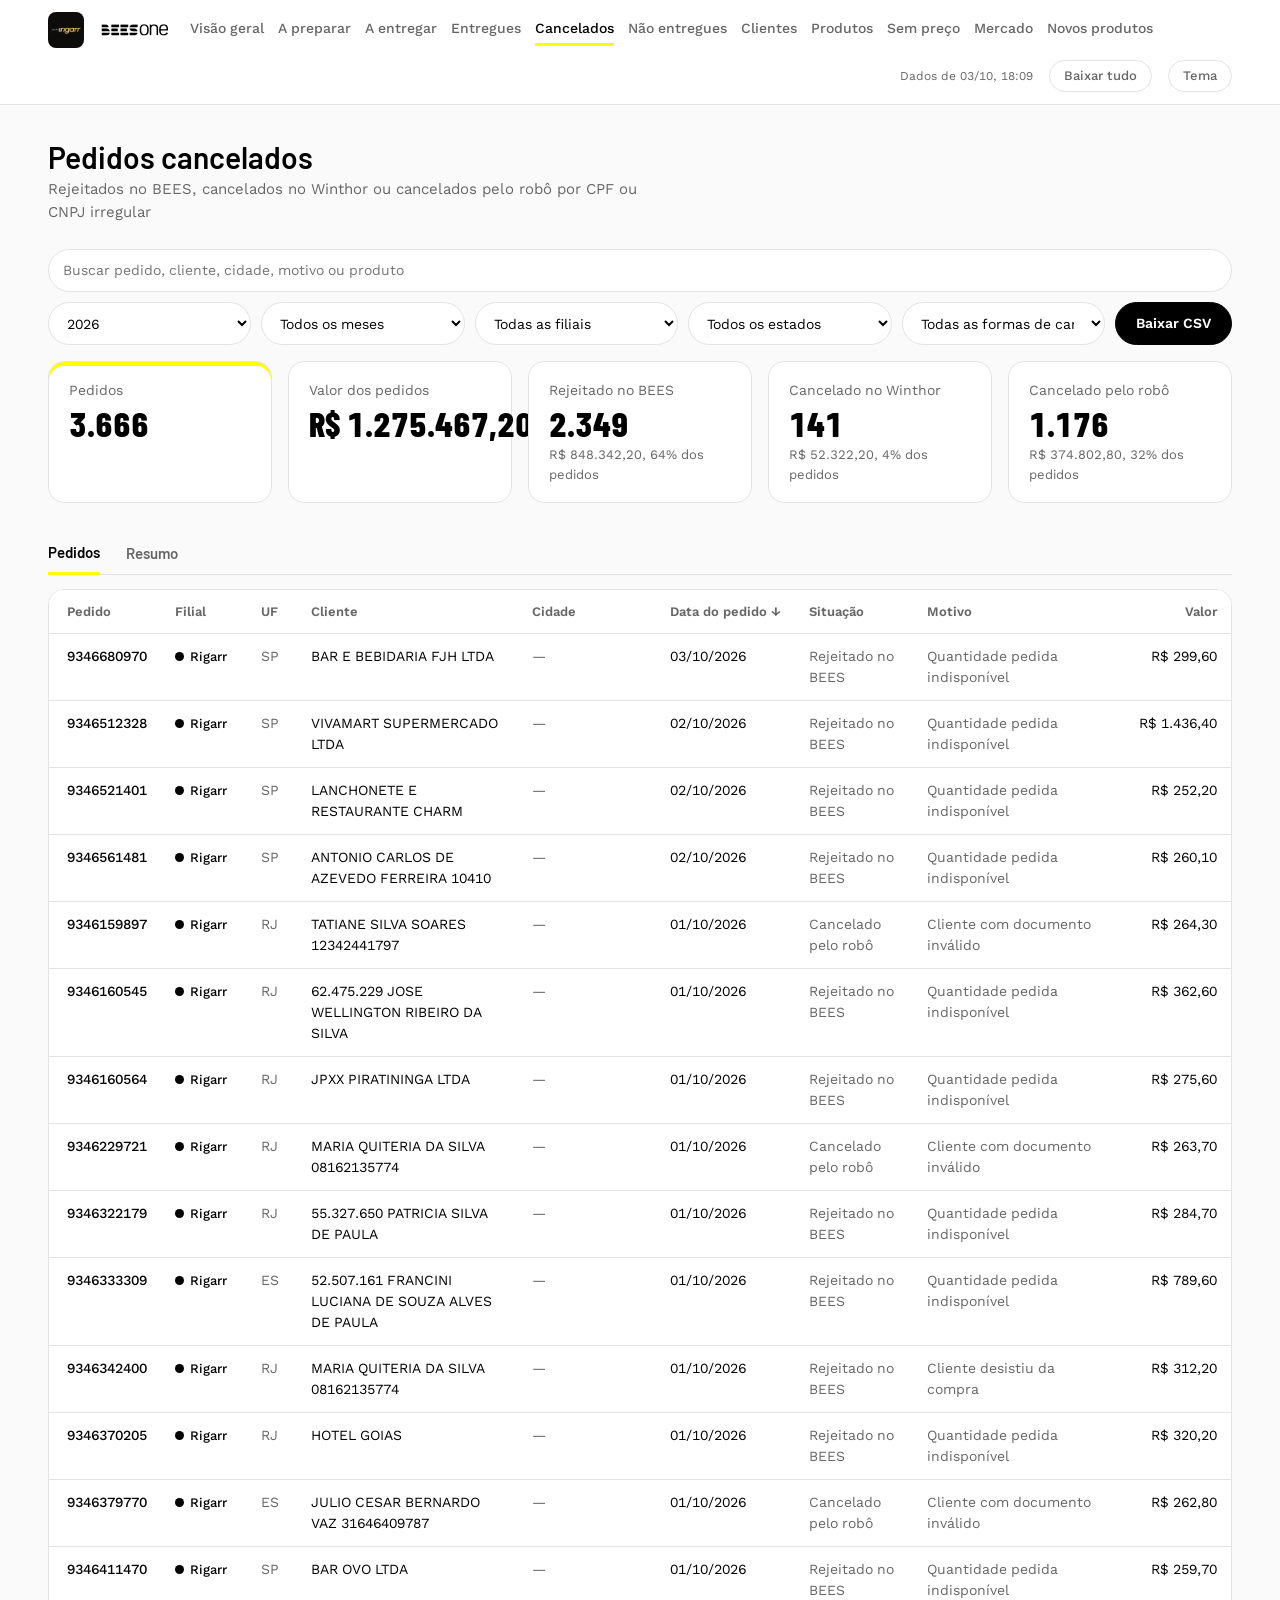
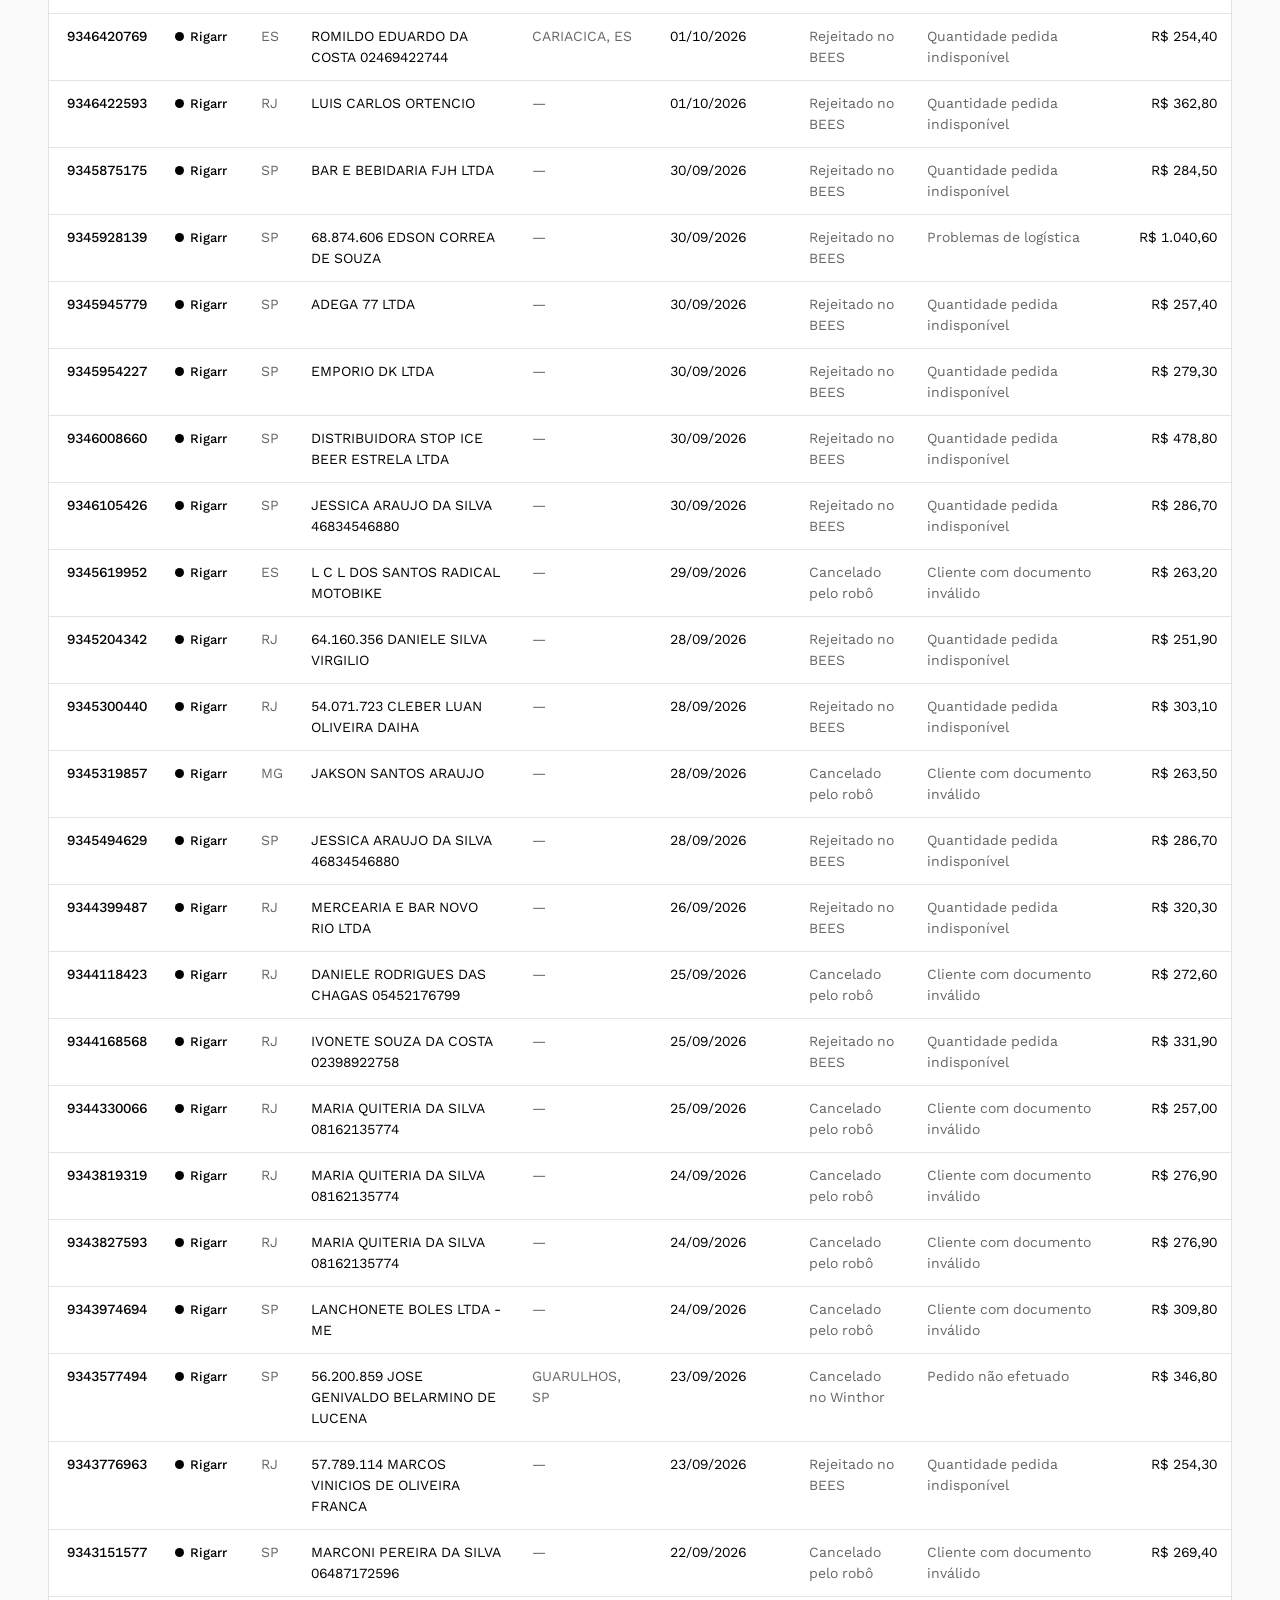
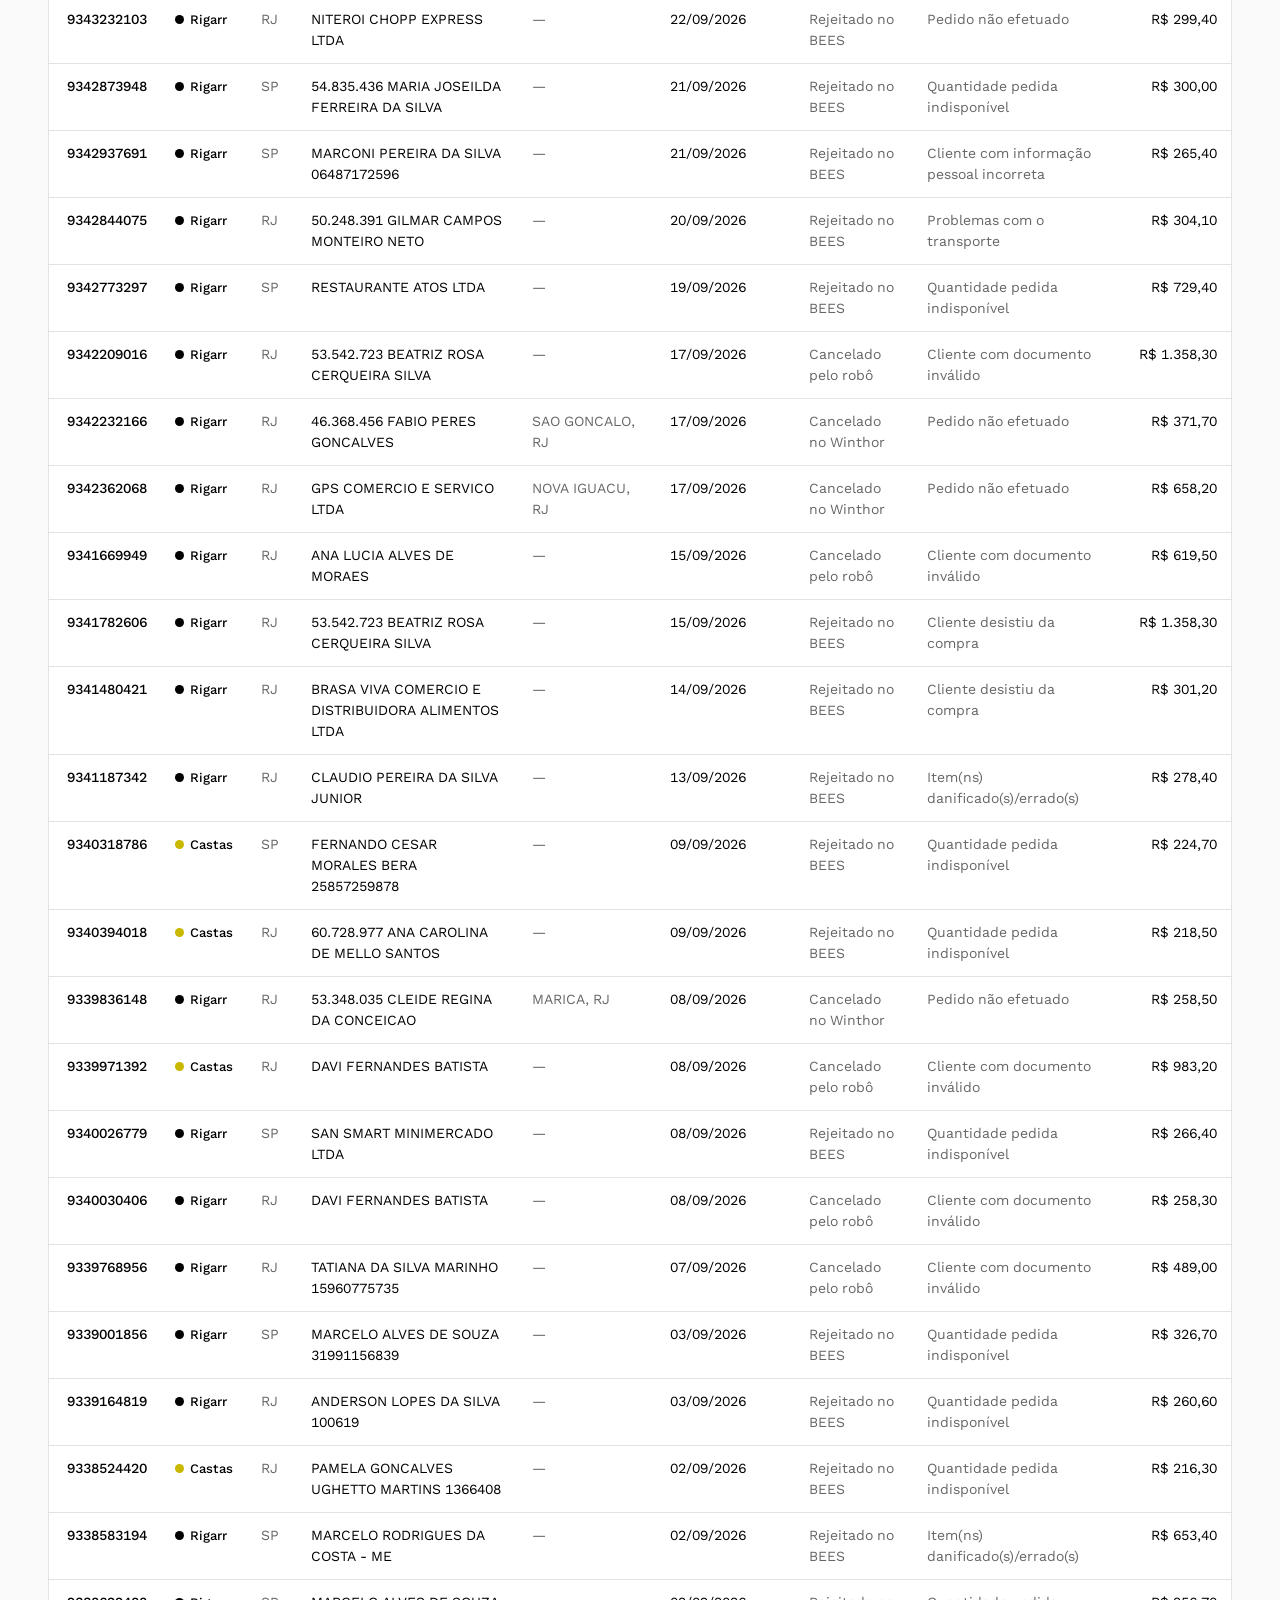
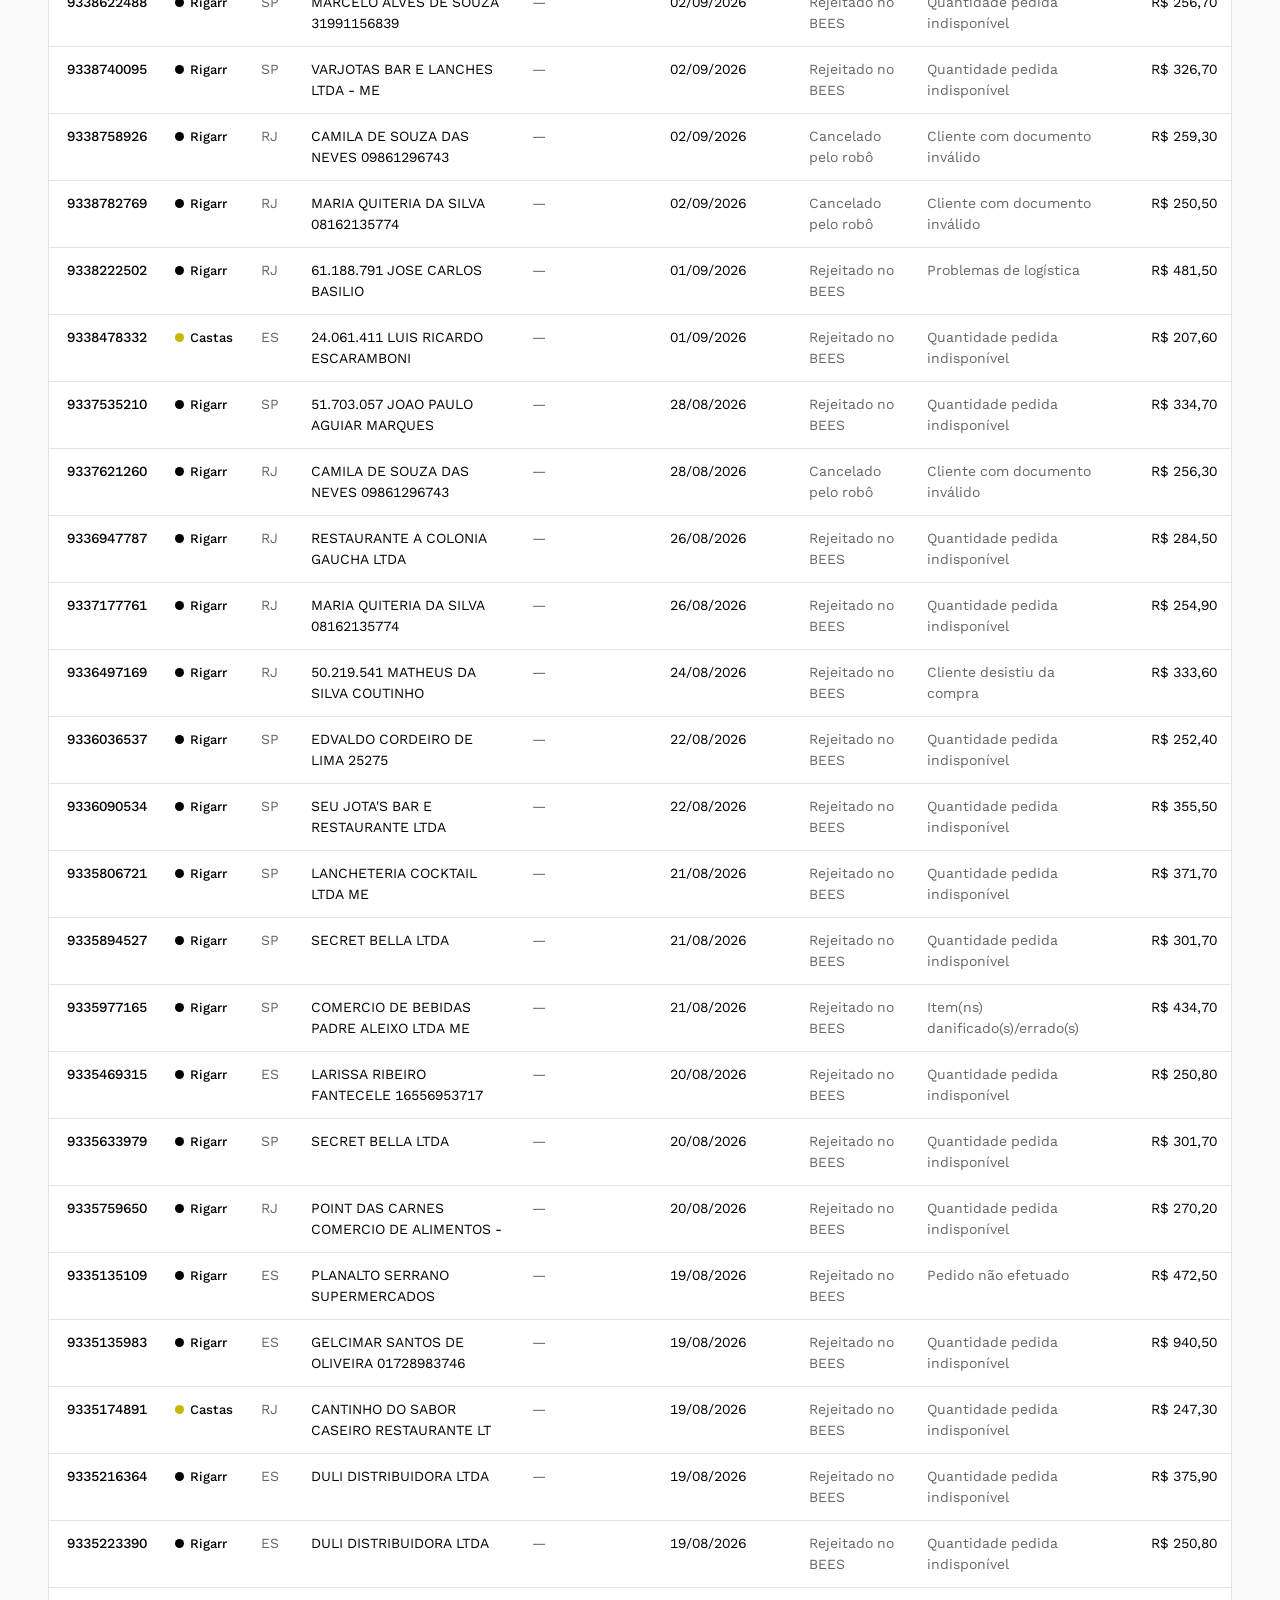
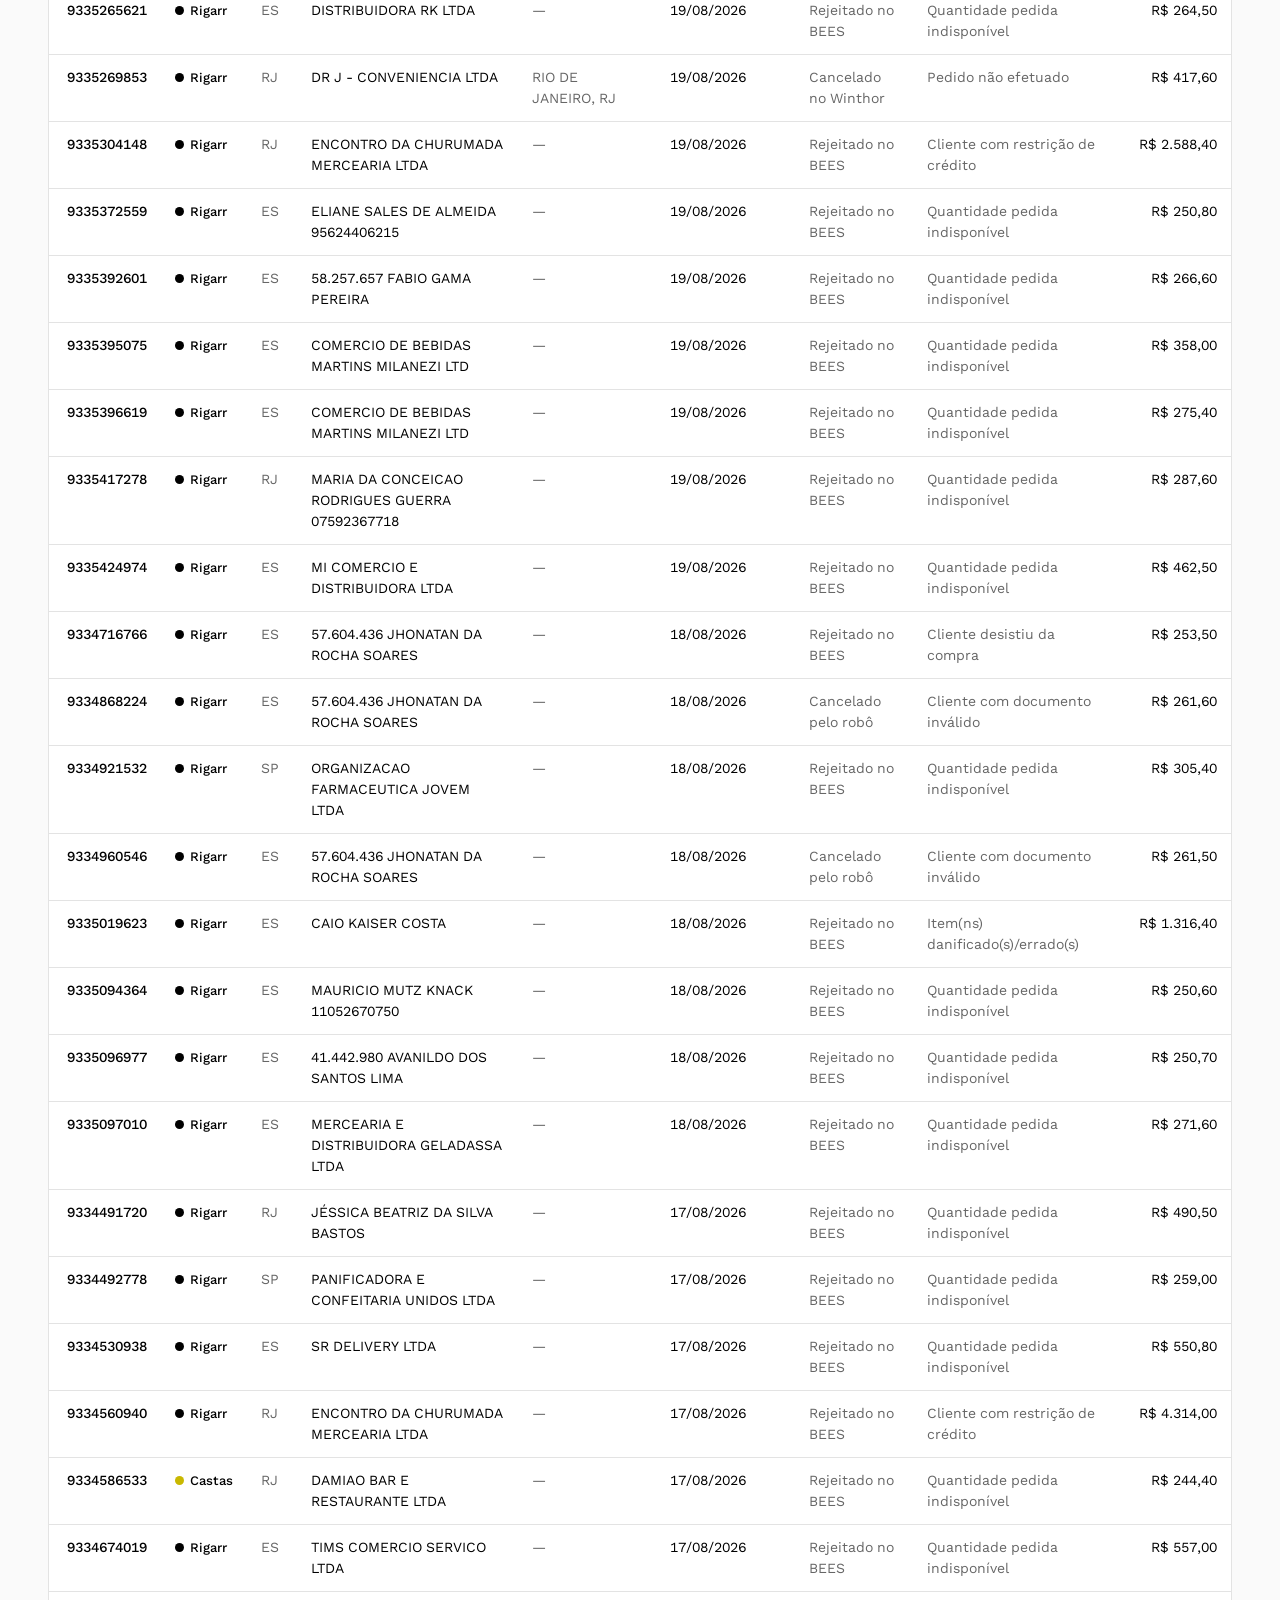
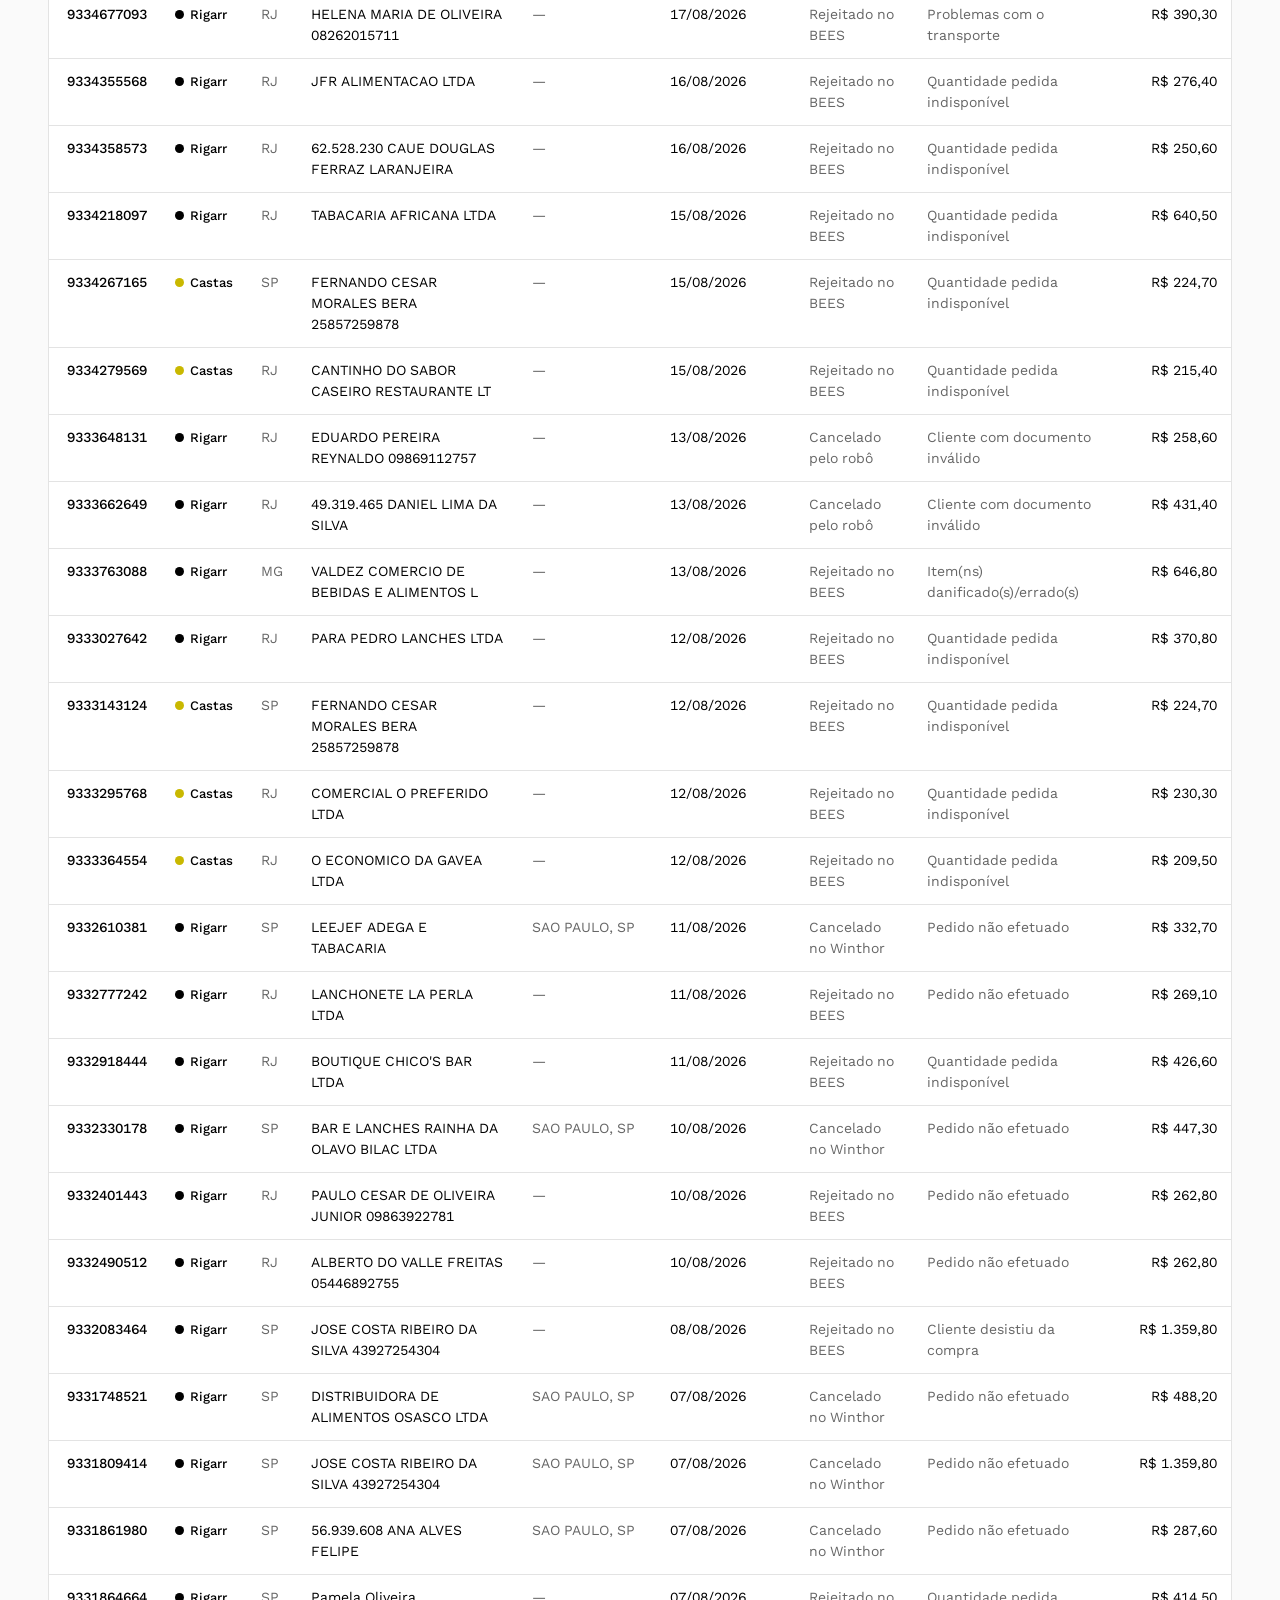
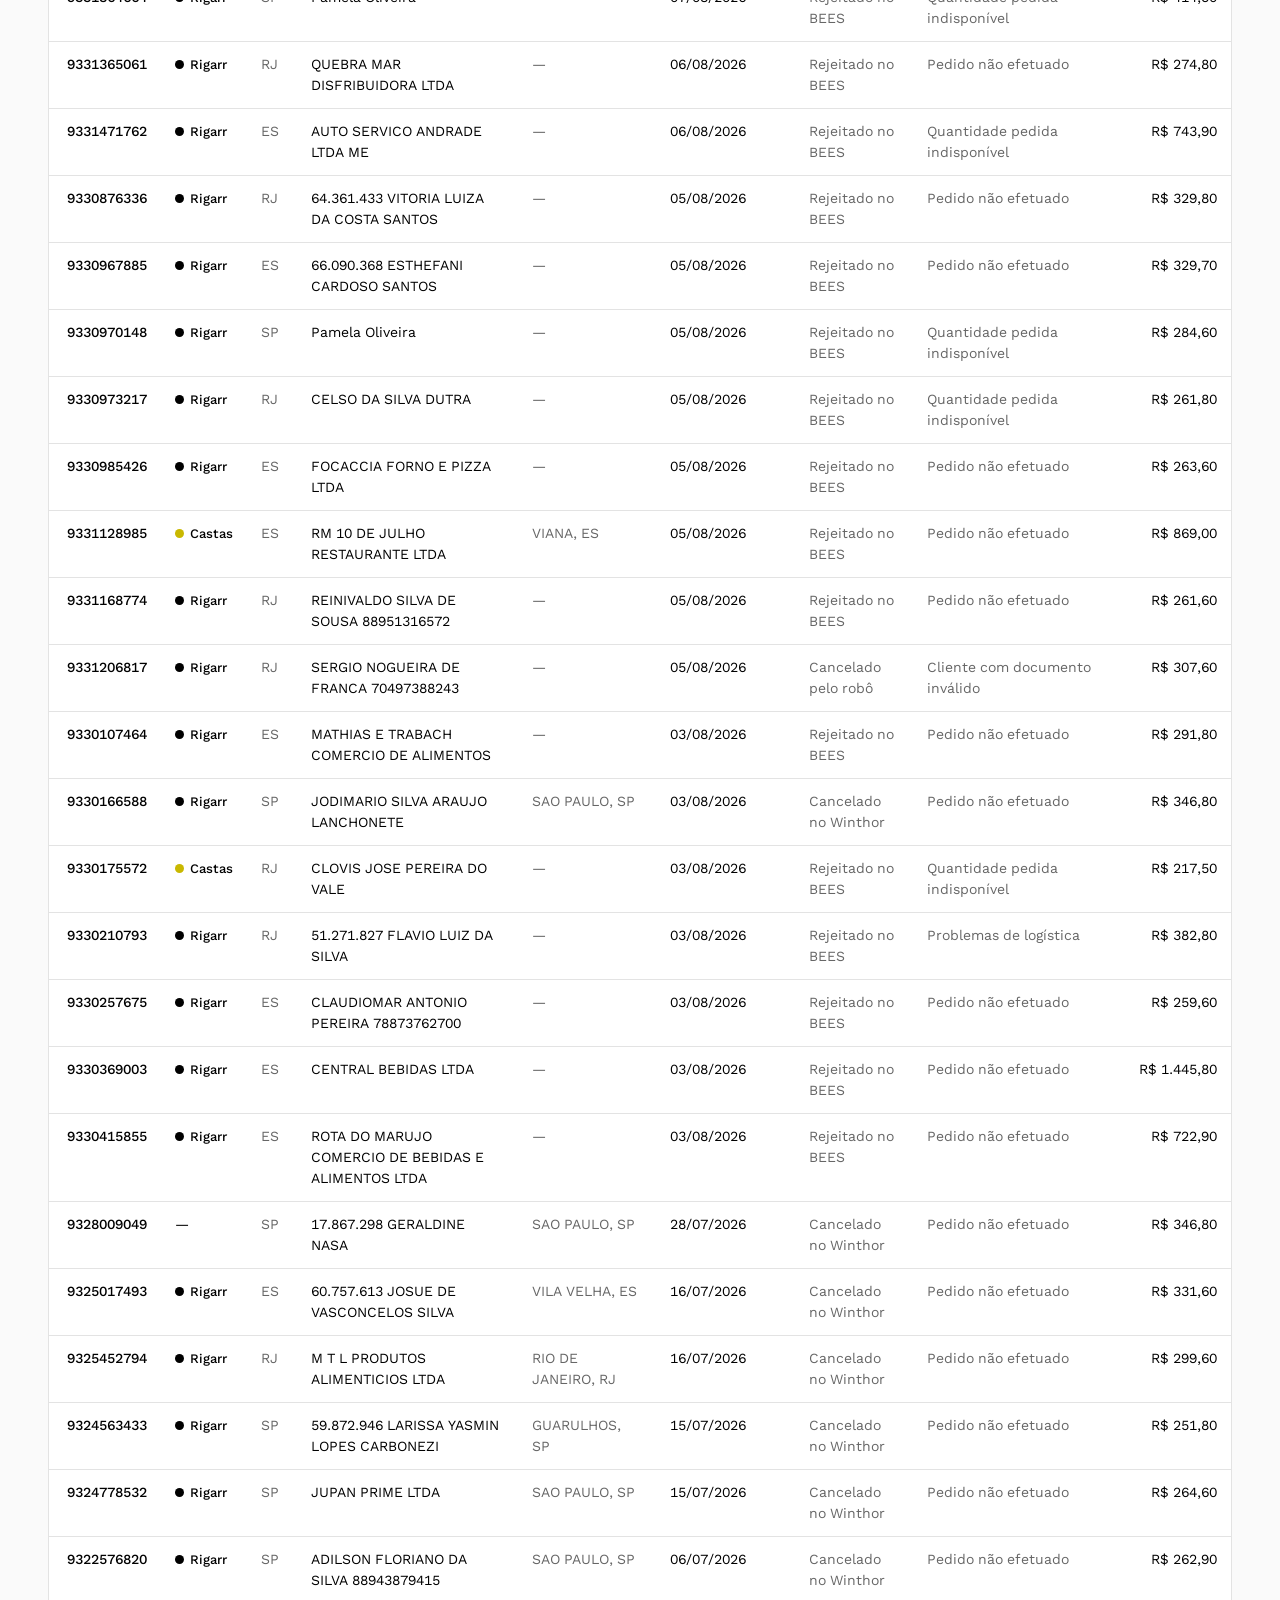
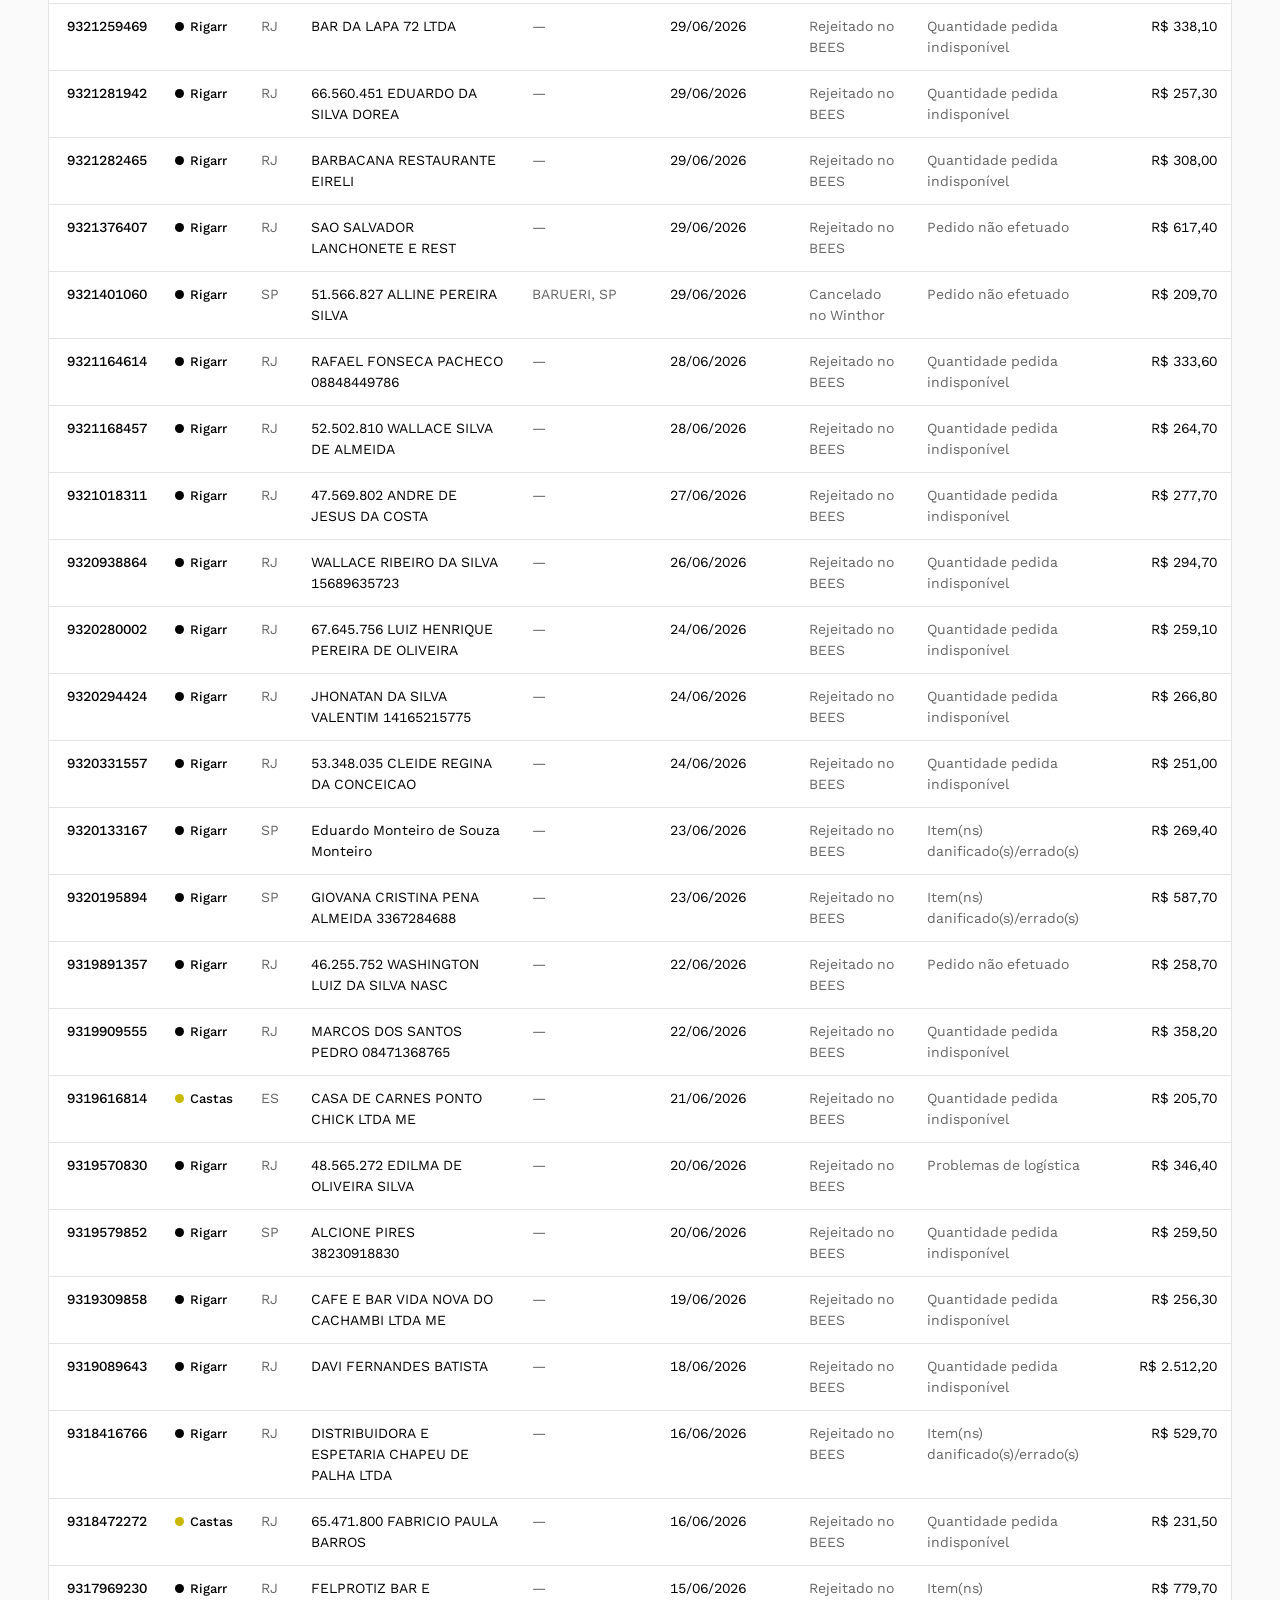
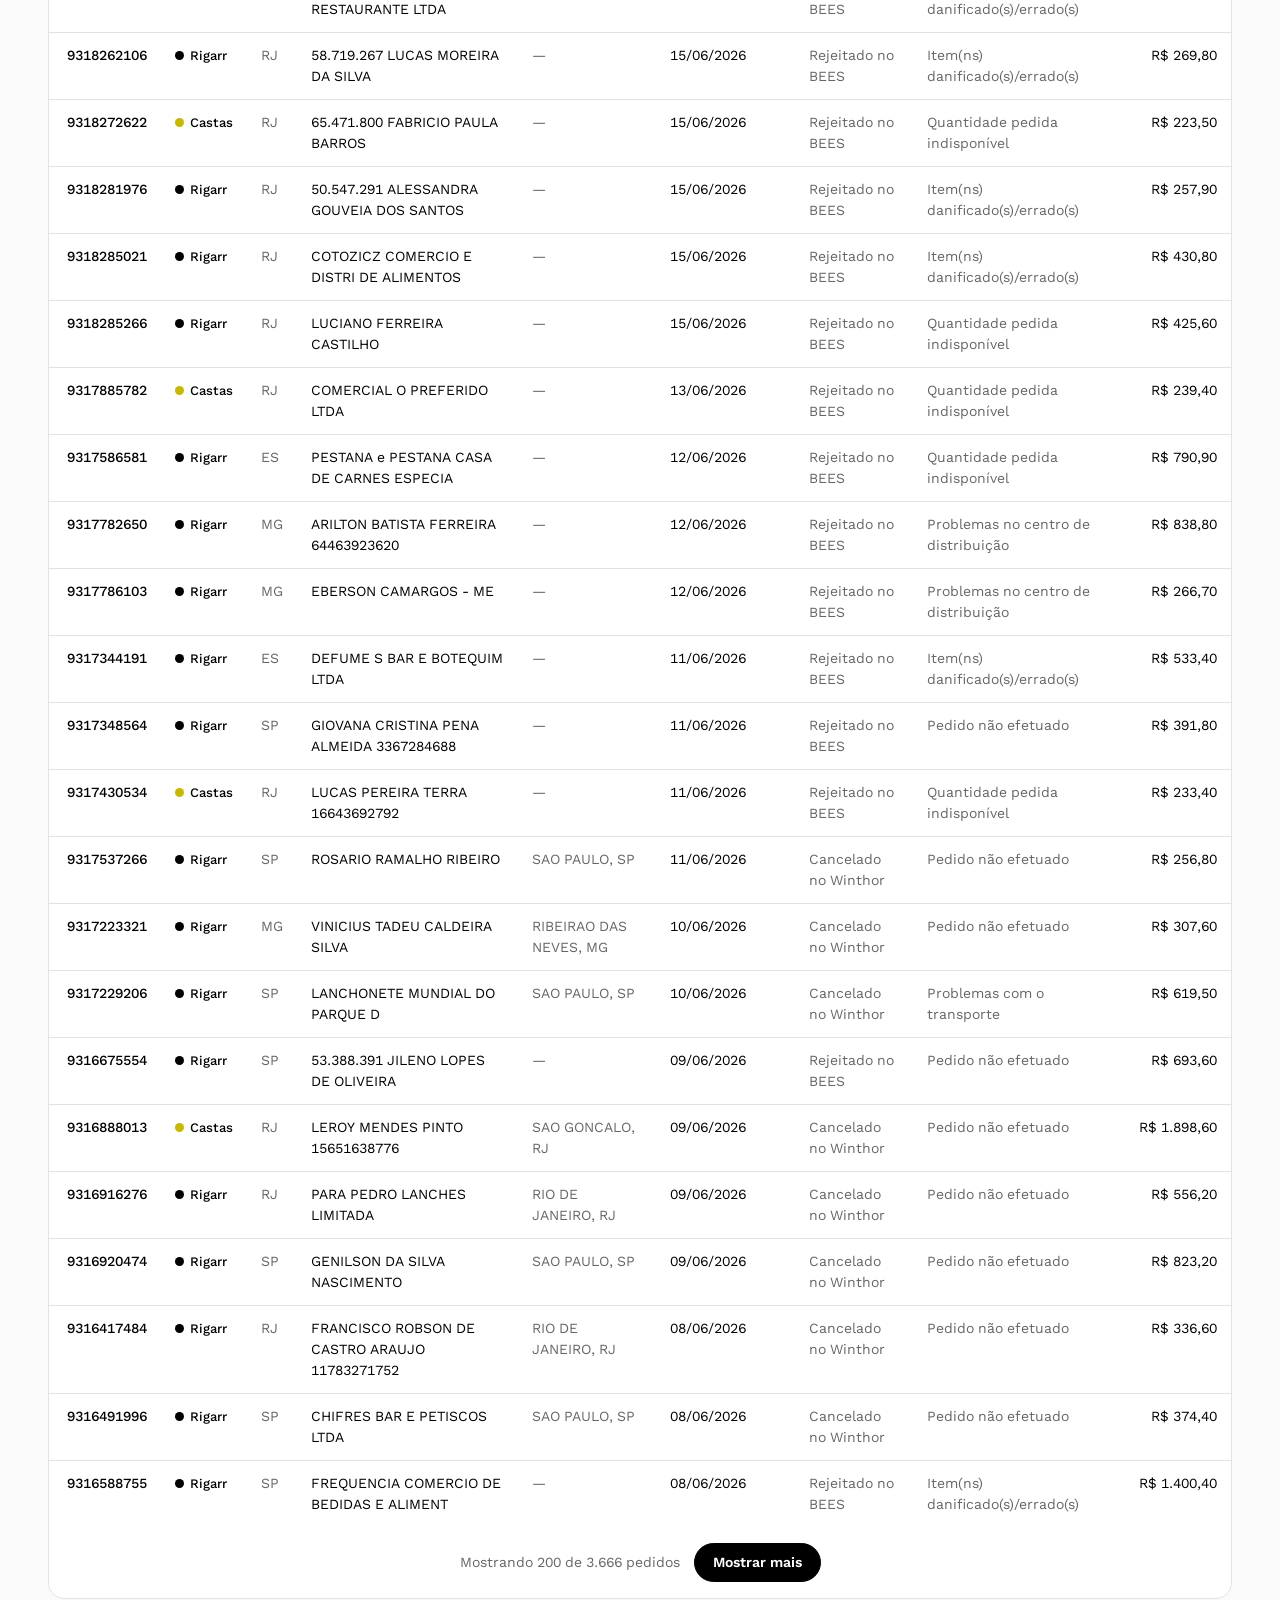
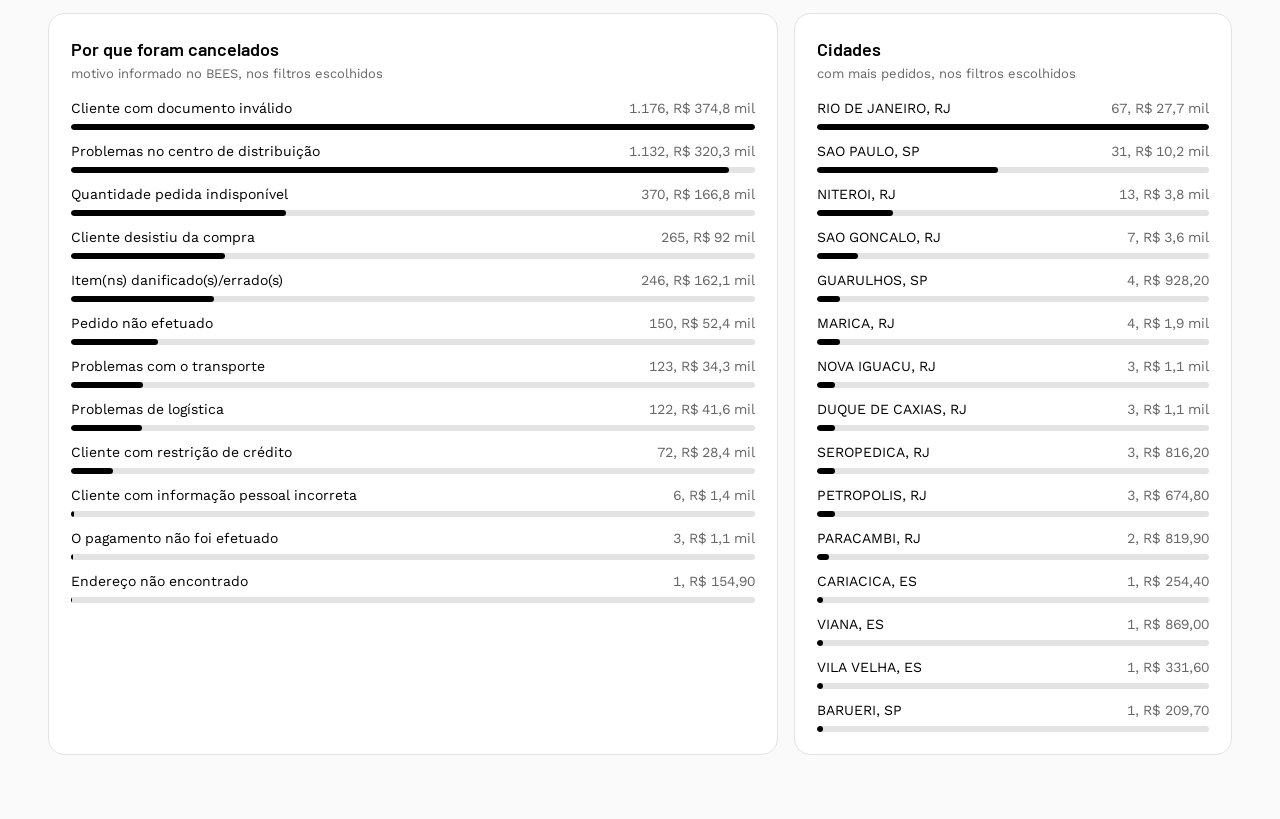
<file: cancelados.html>
<!doctype html>
<html lang="pt-BR">
<head>
<meta charset="utf-8">
<meta name="viewport" content="width=device-width, initial-scale=1">
<meta name="robots" content="noindex, nofollow">
<title>Pedidos Cancelados</title>
<link rel="preconnect" href="https://fonts.googleapis.com">
<link href="https://fonts.googleapis.com/css2?family=Barlow:wght@500;600;700&family=Barlow+Condensed:wght@600;800;900&family=Work+Sans:wght@400;500;600&display=swap" rel="stylesheet">
<!-- ?v= evita que o navegador mostre dados antigos do cache -->
<script>document.write('<link rel="stylesheet" href="estilo.css?v=' + Date.now() + '">')</script>
<script>document.write('<script src="dados.js?v=' + Date.now() + '"><\/script>')</script>
<script>document.write('<script src="comum.js?v=' + Date.now() + '"><\/script>')</script>
<script>document.write('<script src="pedidos_historico.js?v=' + Date.now() + '"><\/script>')</script>
</head>
<body>
<main>
  <h1>Pedidos cancelados</h1>
  <p class="sub">Rejeitados no BEES, cancelados no Winthor ou cancelados pelo robô por CPF ou CNPJ irregular</p>

  <div class="filtros f-hist">
    <input id="f-busca" type="search" placeholder="Buscar pedido, cliente, cidade, motivo ou produto">
    <select id="f-ano"></select>
    <select id="f-mes"></select>
    <select id="f-filial"><option value="">Todas as filiais</option></select>
    <select id="f-uf"><option value="">Todos os estados</option></select>
    <select id="f-tipo"><option value="">Todas as formas de cancelamento</option></select>
    <button class="botao" id="b-csv">Baixar CSV</button>
  </div>

  <div class="grade g-kpi" id="kpis"></div>

  <div class="abas">
    <button class="ativo" data-aba="pedidos">Pedidos</button>
    <button data-aba="resumo">Resumo</button>
  </div>

  <div id="aba-pedidos" class="tabela-wrap"><table id="t-pedidos"></table><div class="mostrar-mais" id="mais"></div></div>
  <div id="aba-resumo" class="grade g-2" hidden style="margin-top:14px">
    <div class="card"><h2></h2><div id="r-1"></div></div>
    <div class="card"><h2>Cidades <small>com mais pedidos, nos filtros escolhidos</small></h2><div id="r-2"></div></div>
  </div>
</main>

<script>paginaHistorico("cancelados");</script>
</body>
</html>
</file>
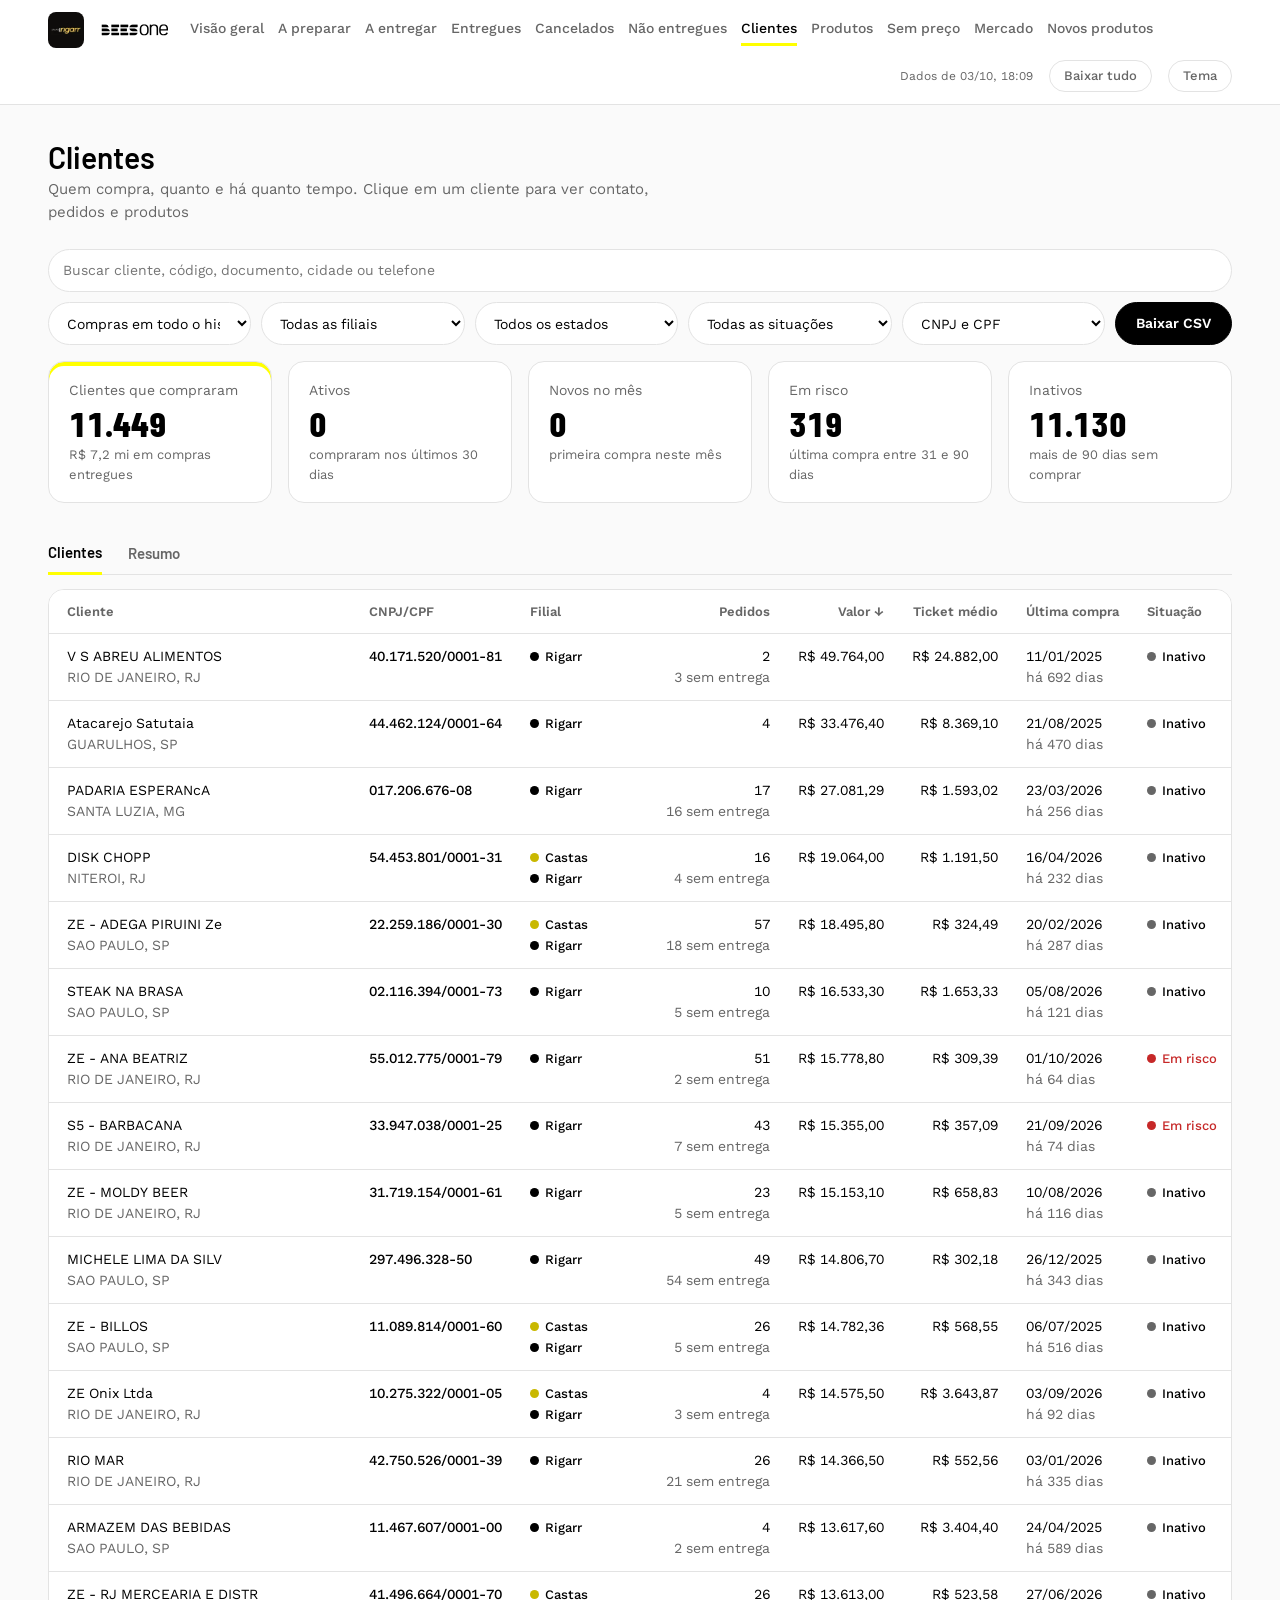
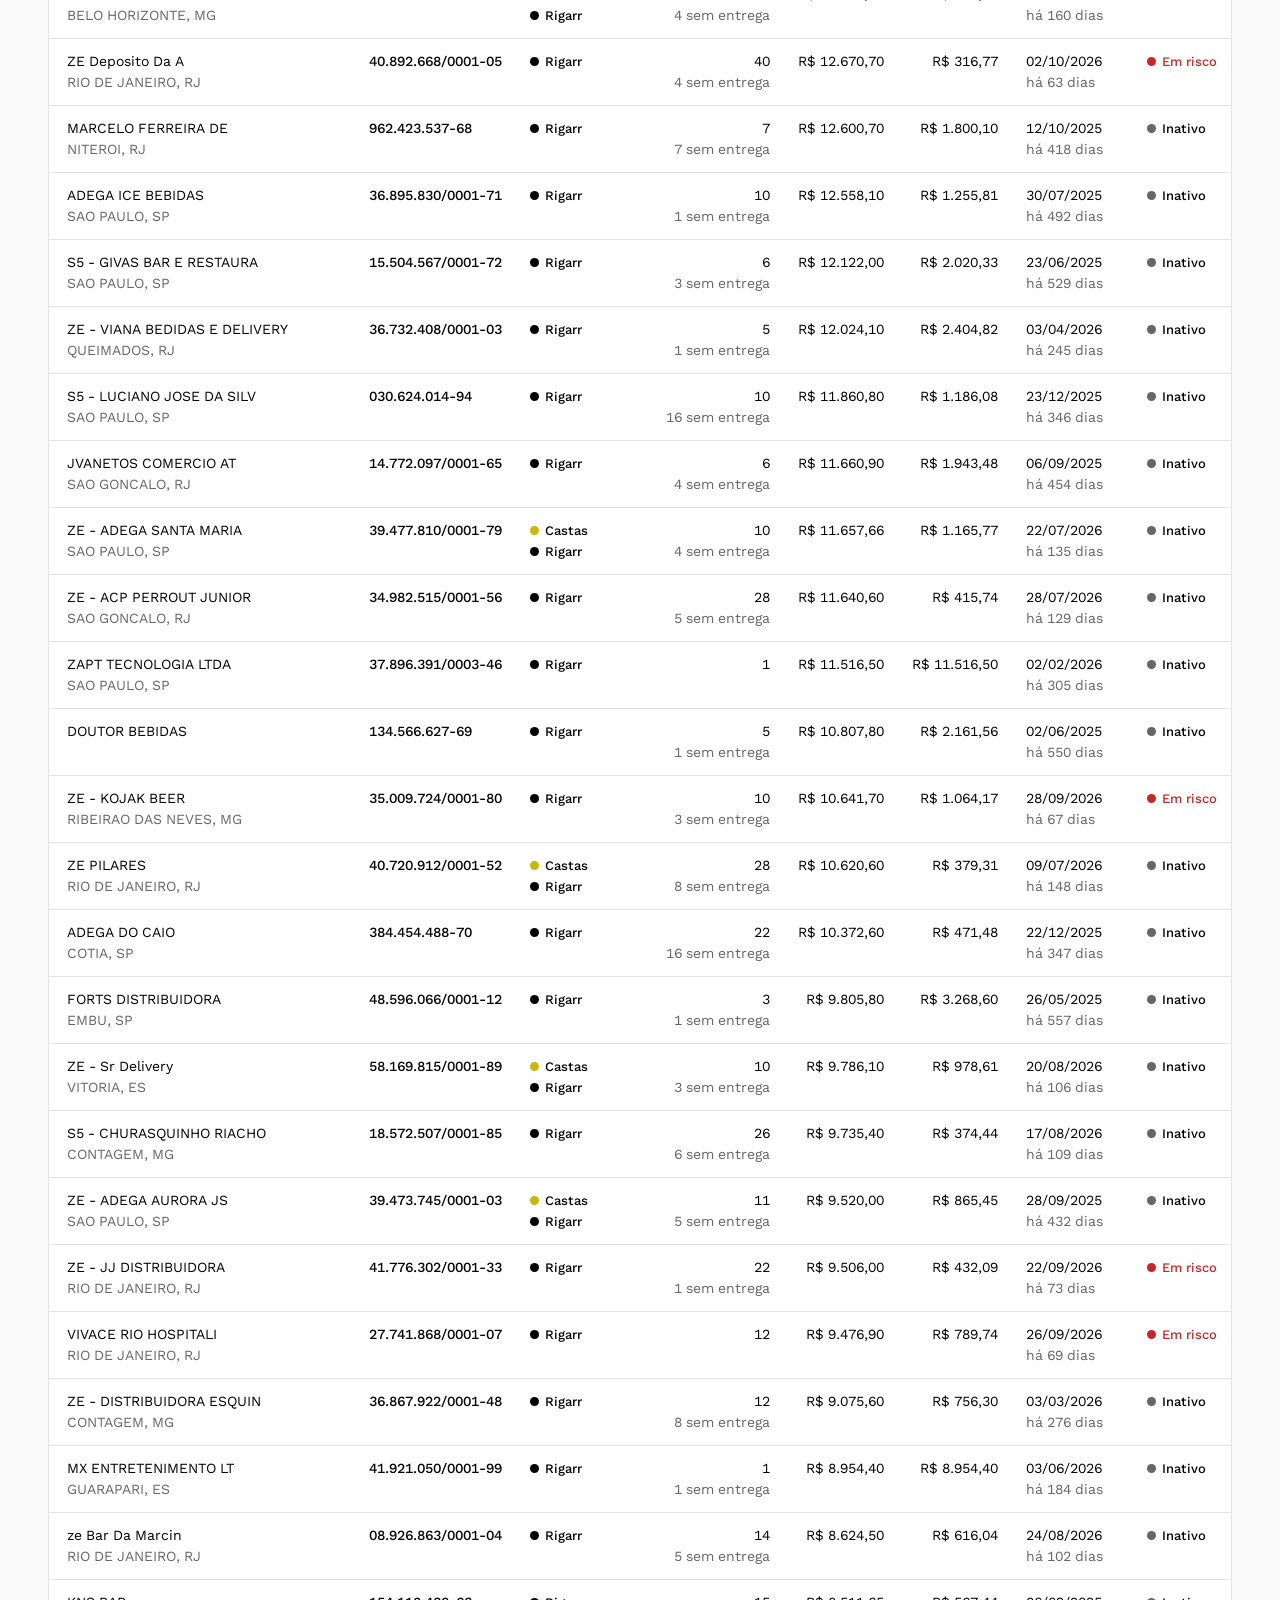
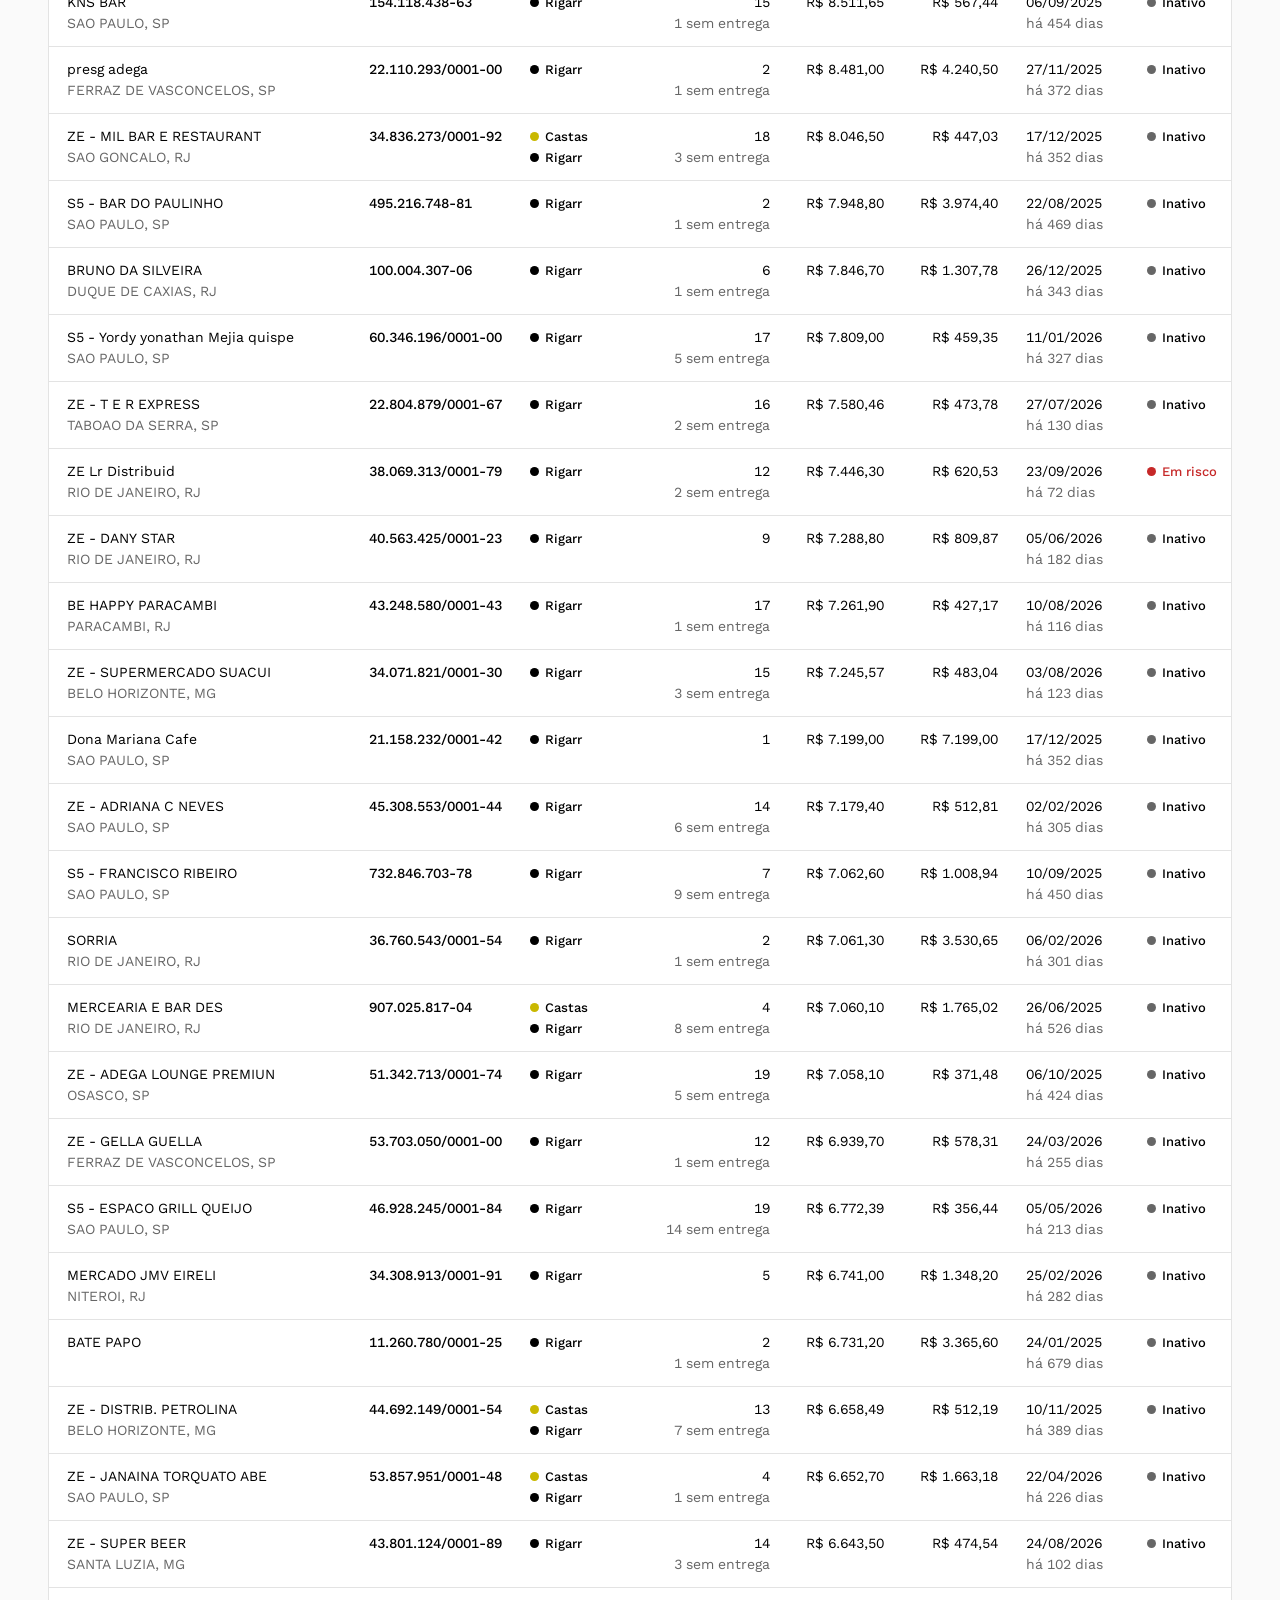
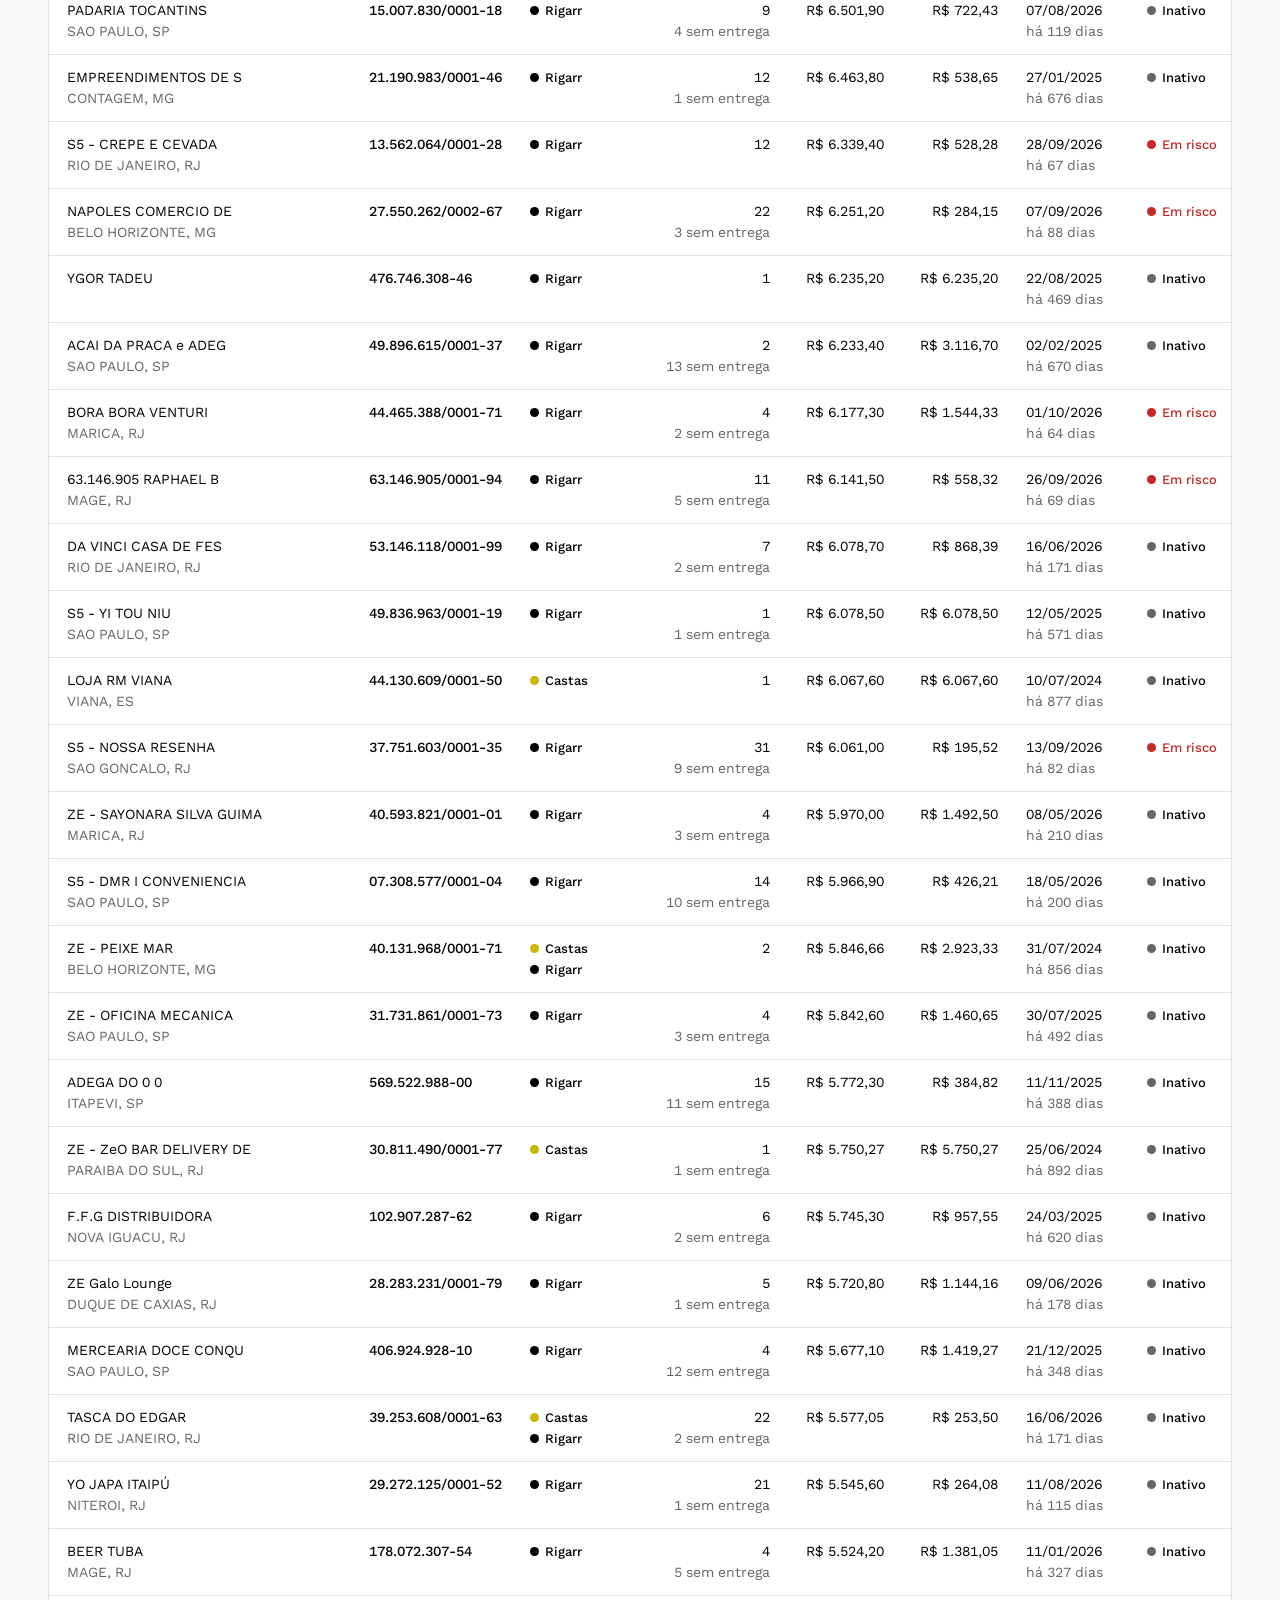
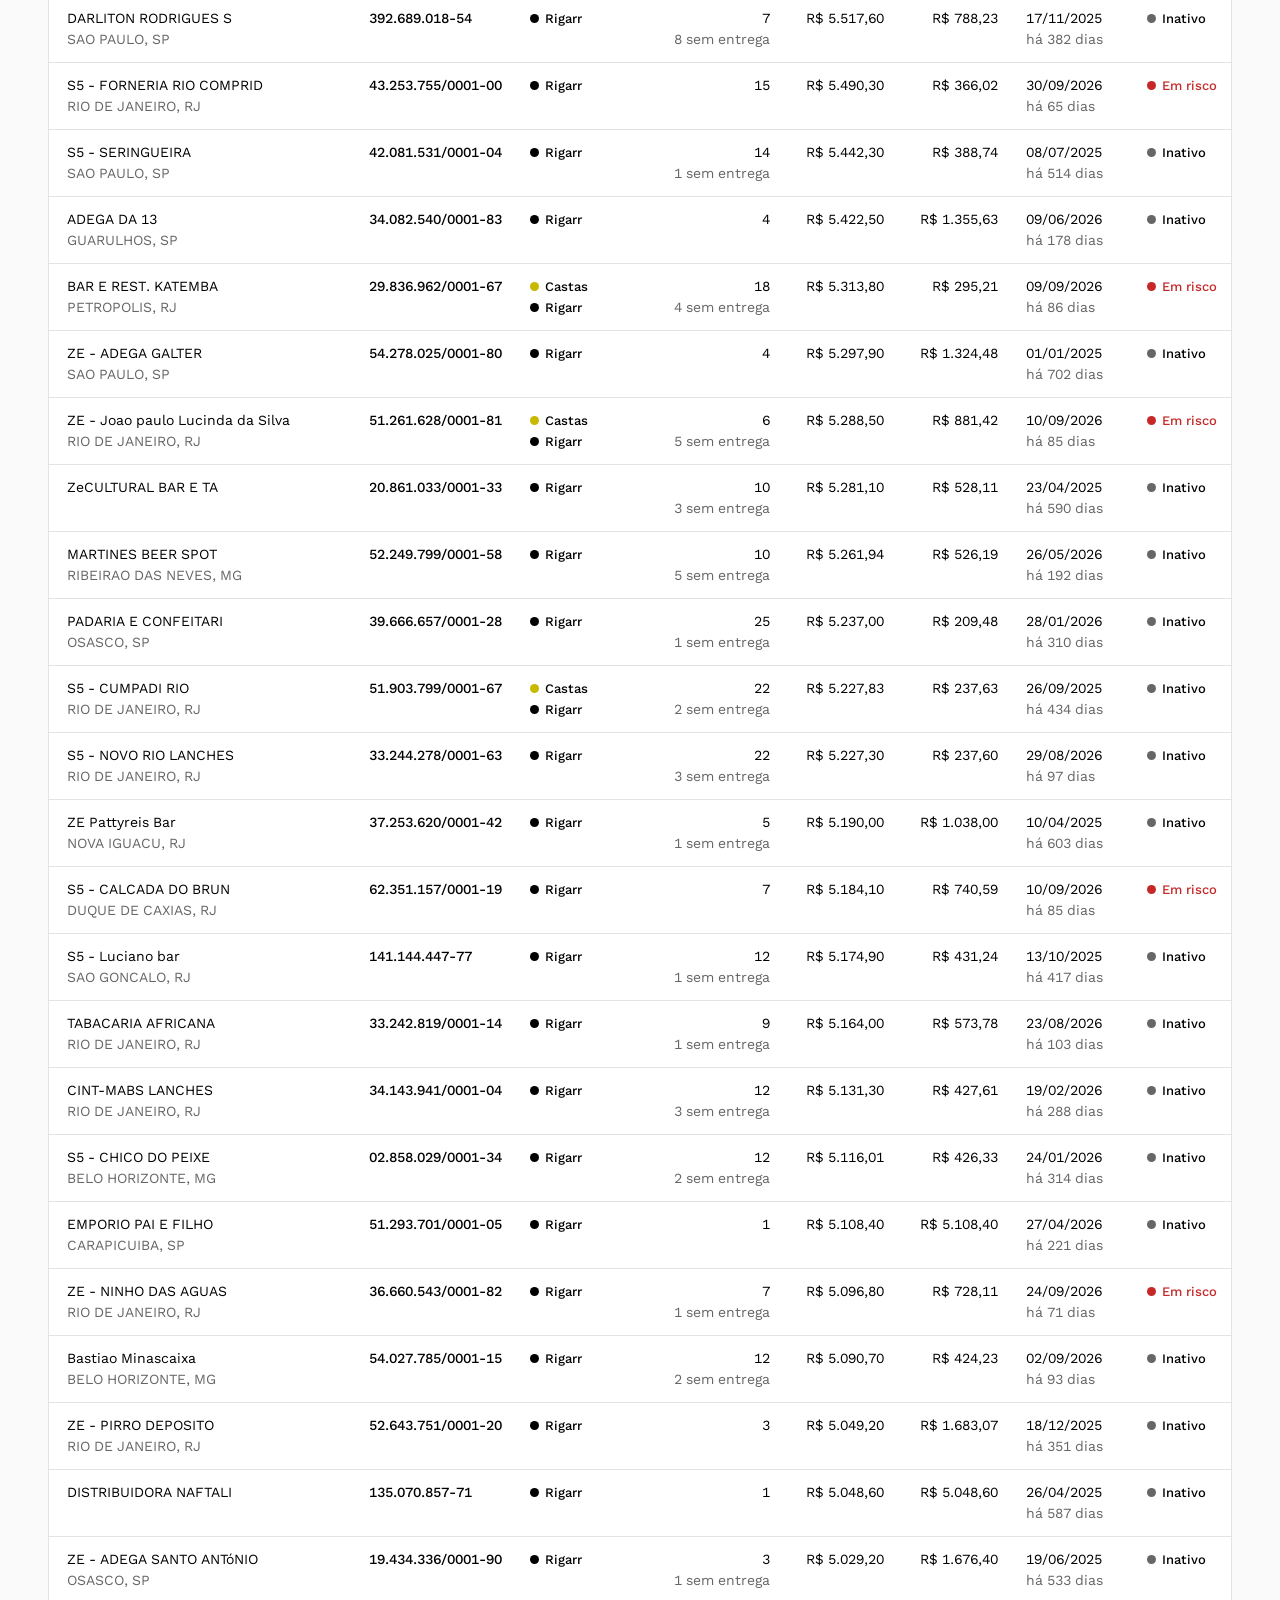
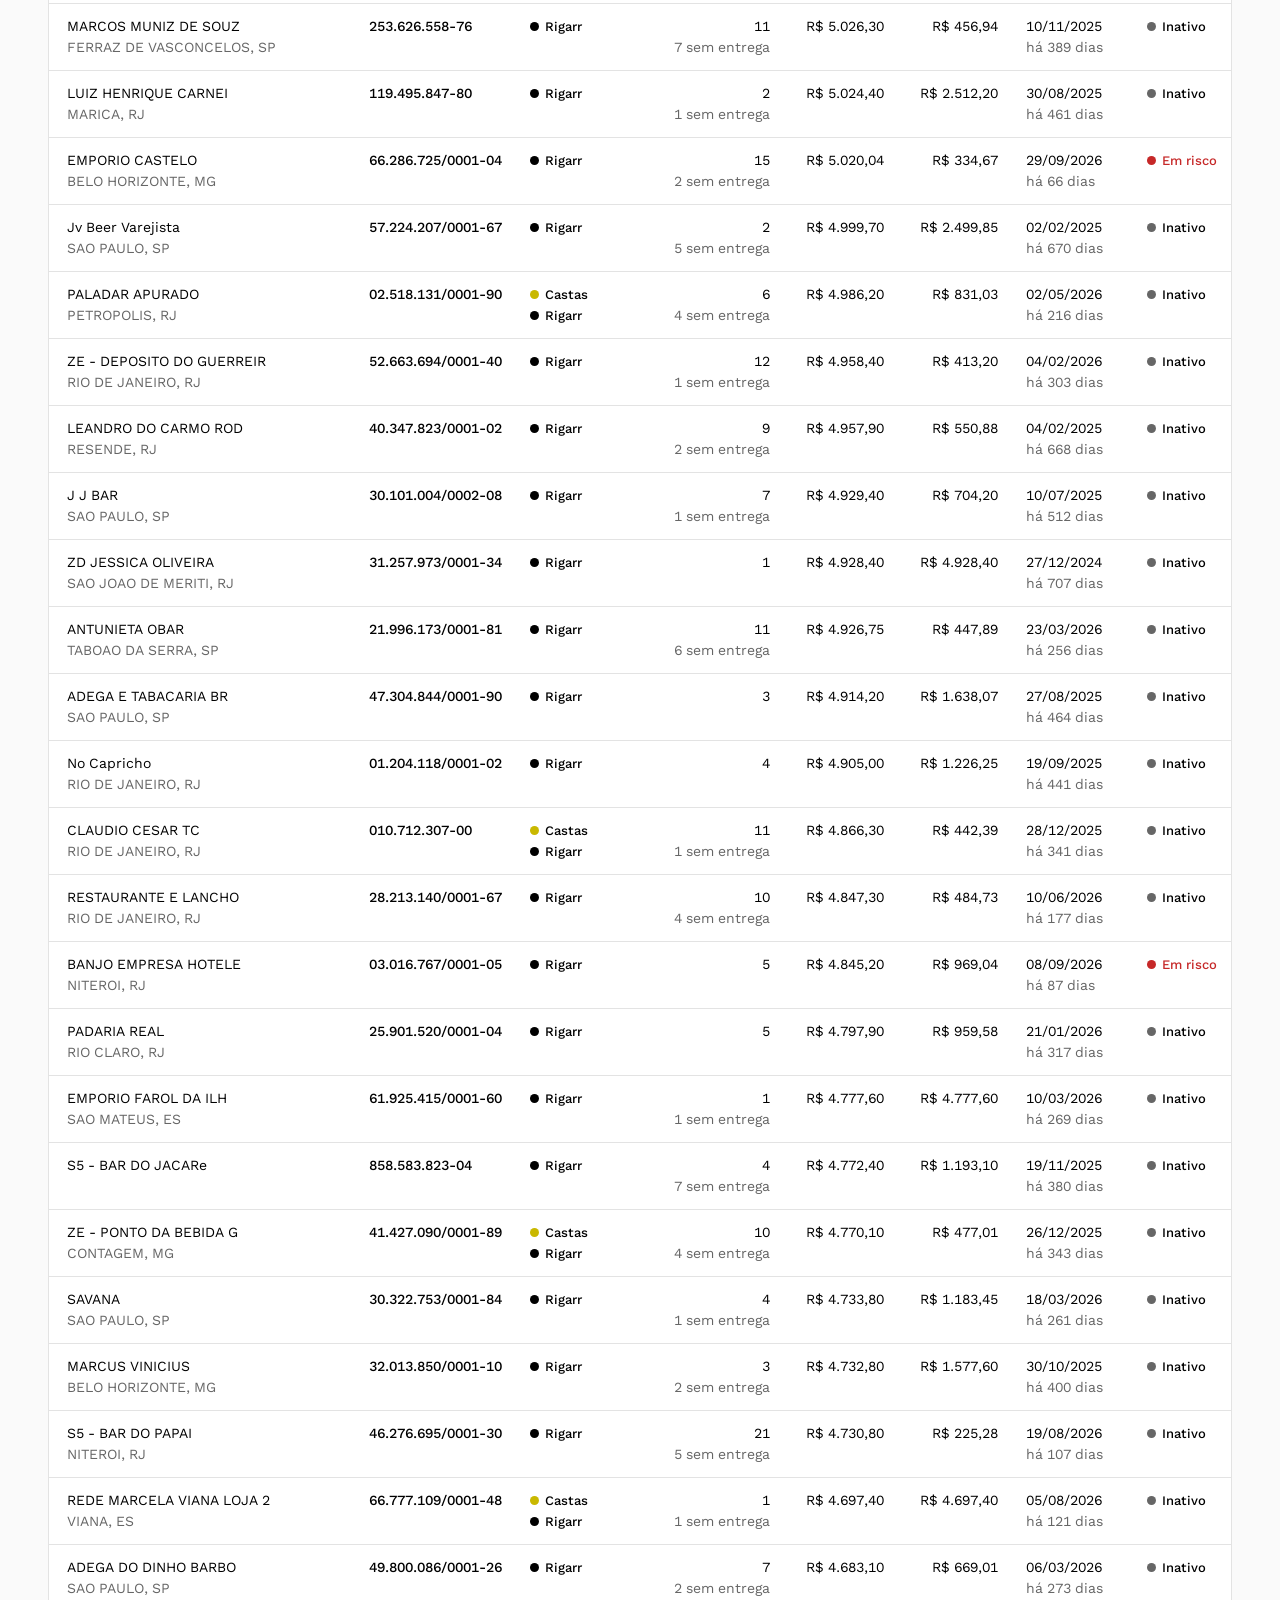
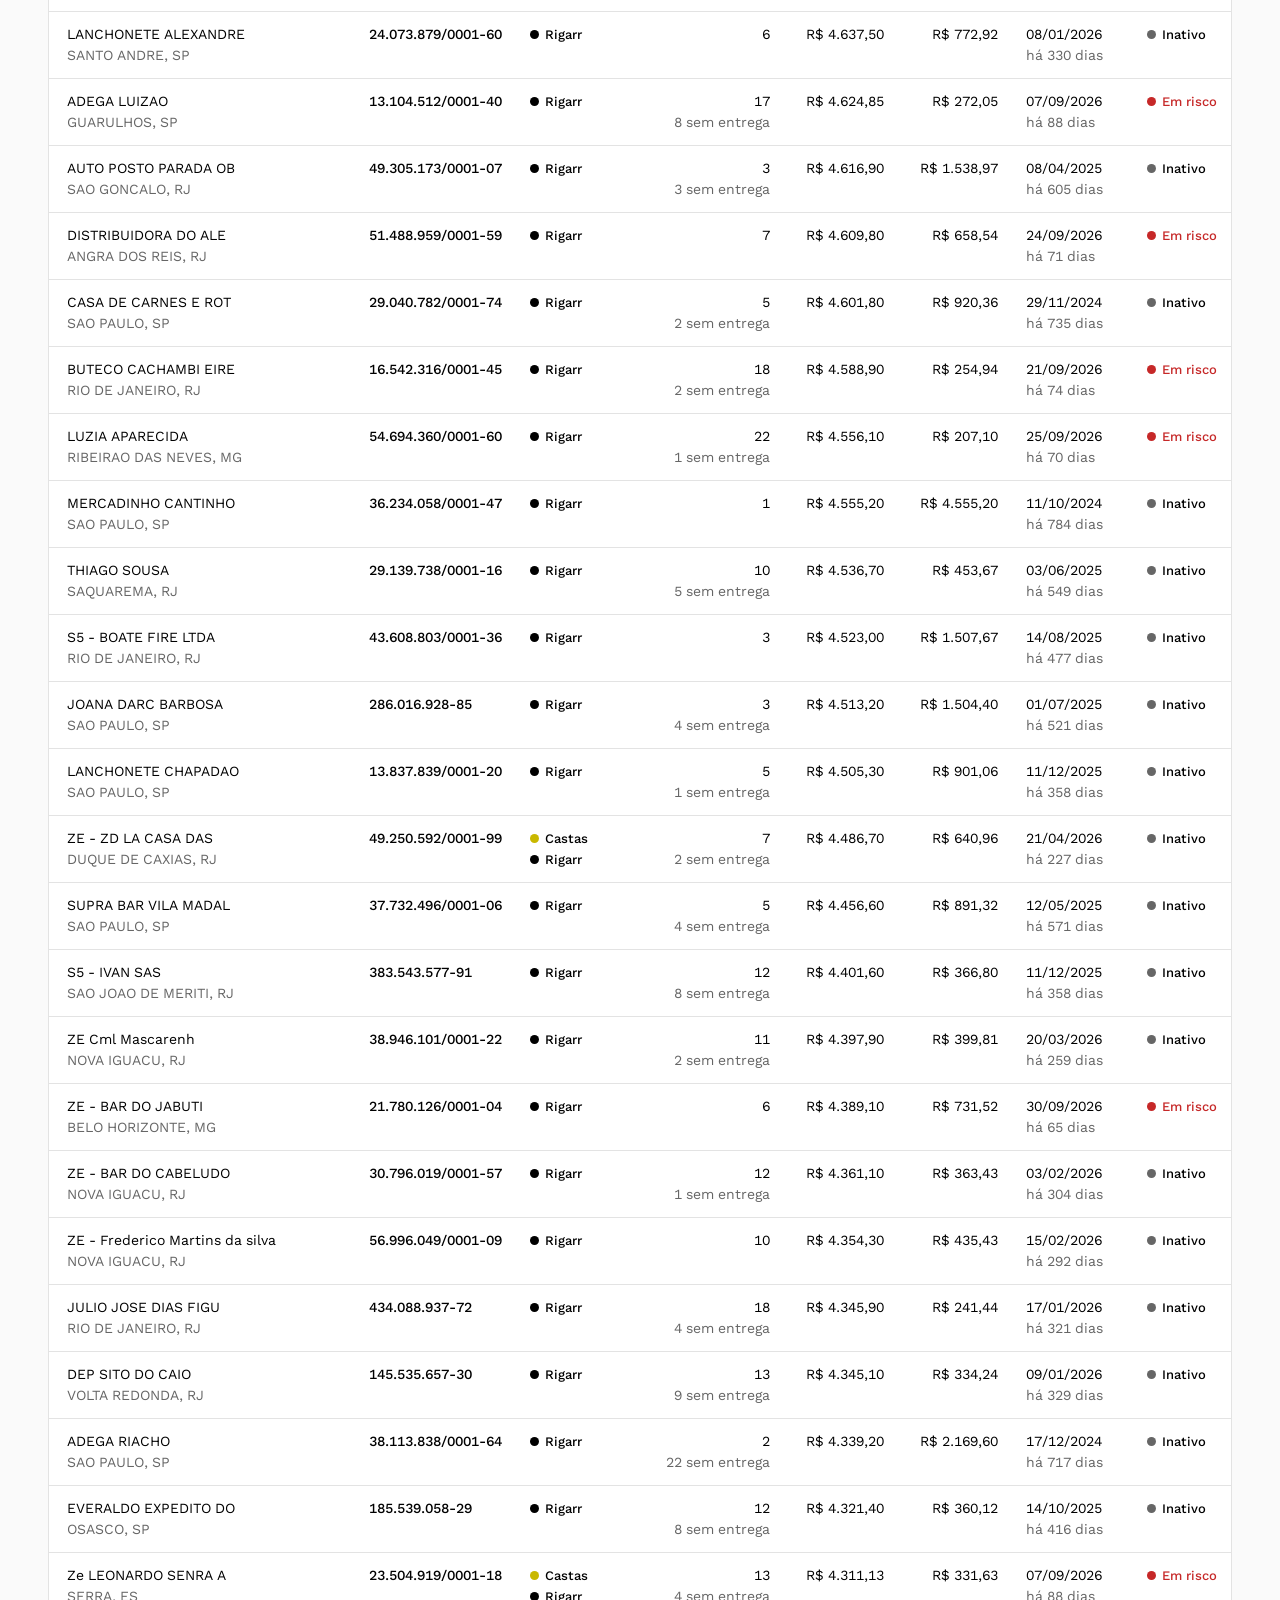
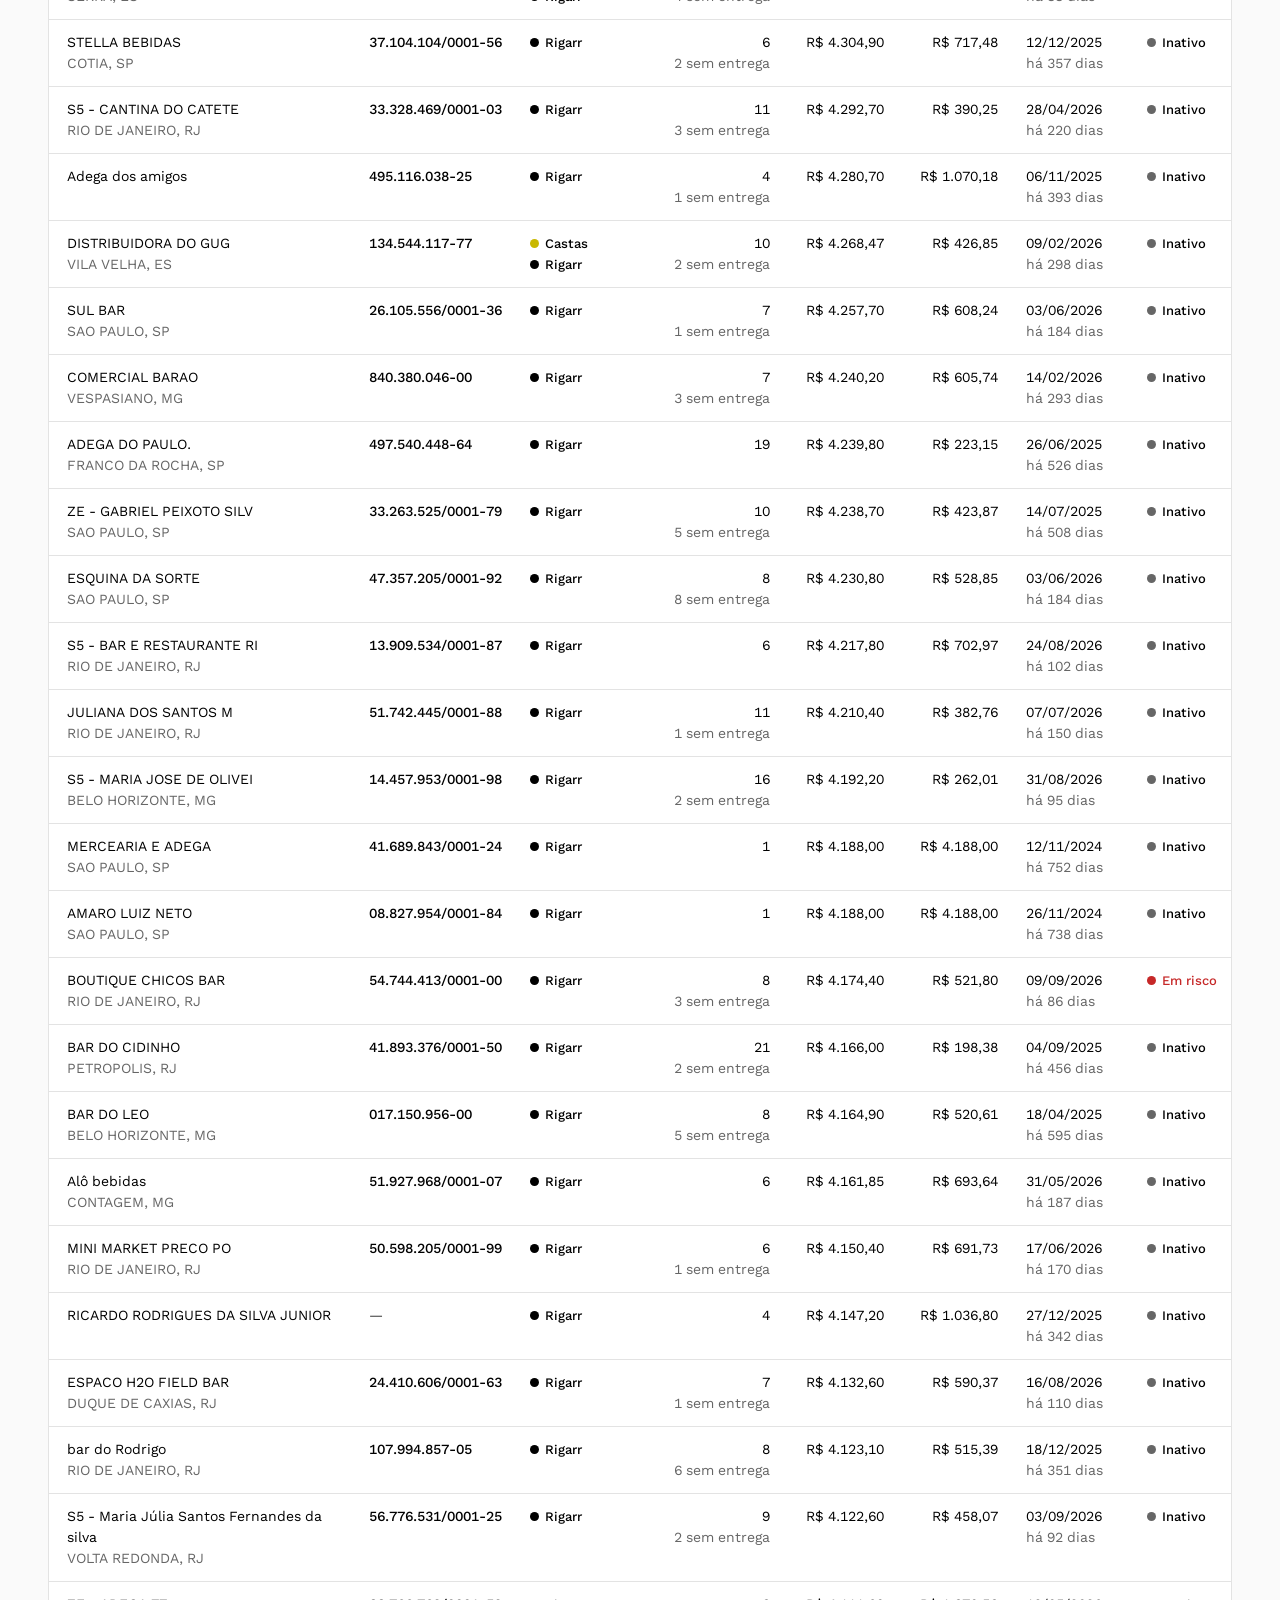
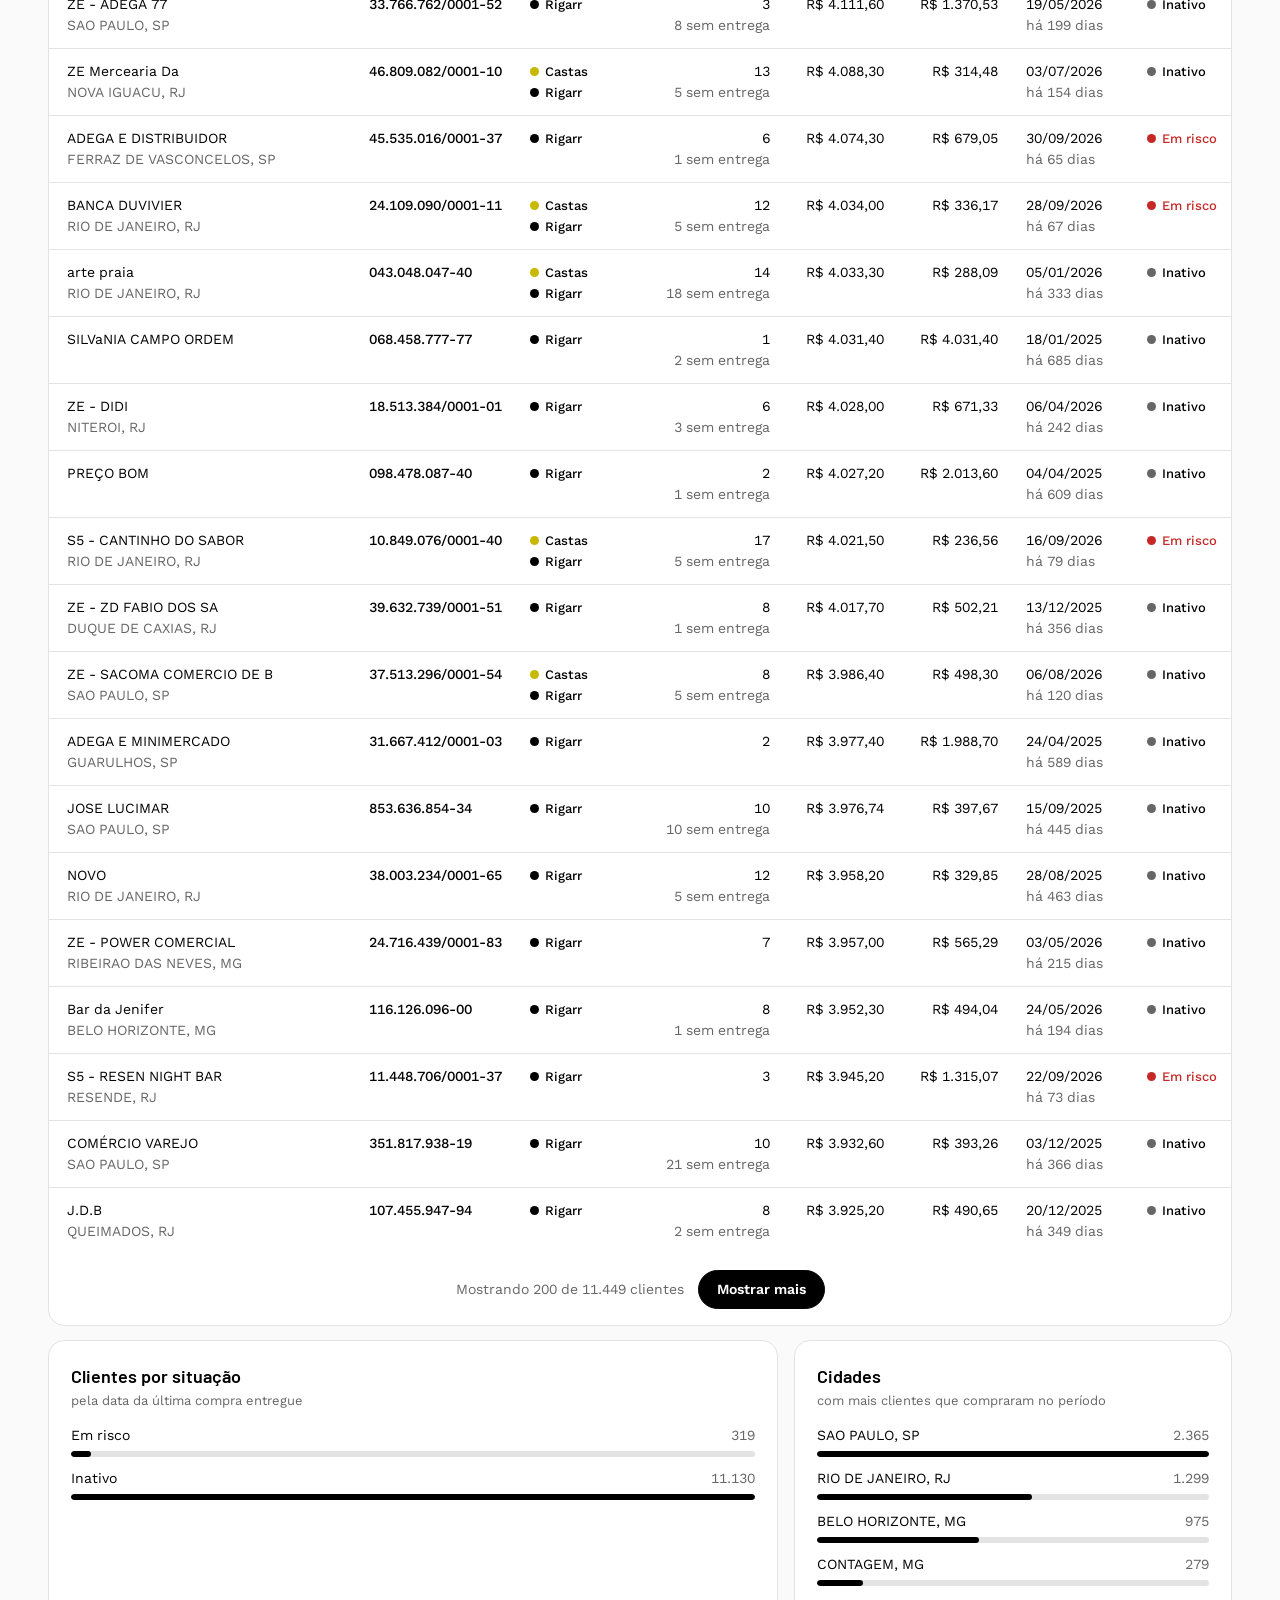
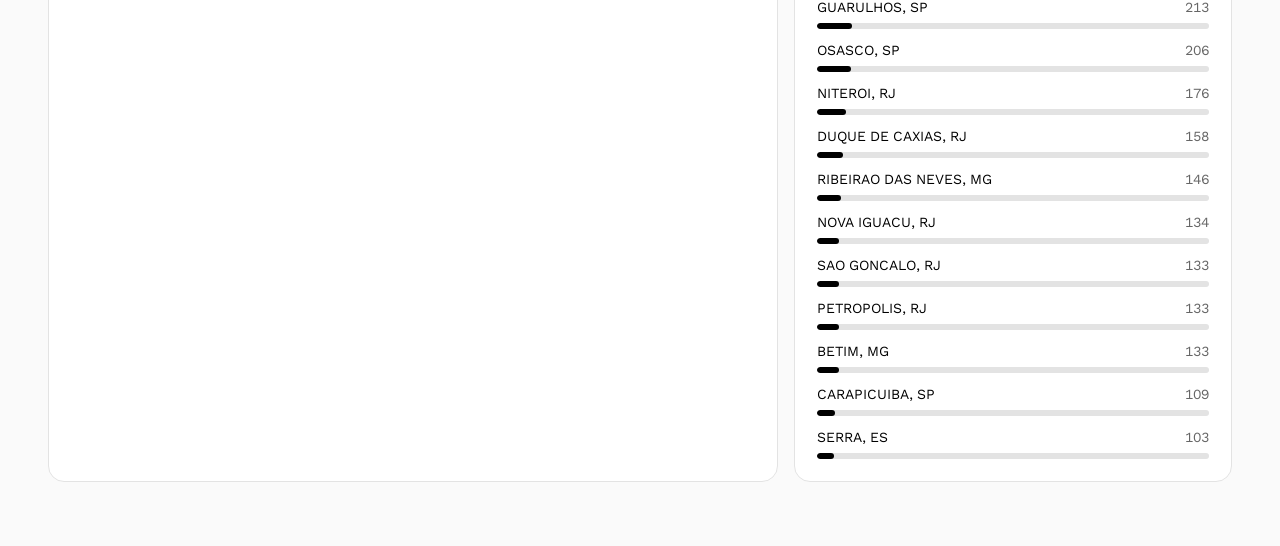
<file: clientes.html>
<!doctype html>
<html lang="pt-BR">
<head>
<meta charset="utf-8">
<meta name="viewport" content="width=device-width, initial-scale=1">
<meta name="robots" content="noindex, nofollow">
<title>Clientes</title>
<link rel="preconnect" href="https://fonts.googleapis.com">
<link href="https://fonts.googleapis.com/css2?family=Barlow:wght@500;600;700&family=Barlow+Condensed:wght@600;800;900&family=Work+Sans:wght@400;500;600&display=swap" rel="stylesheet">
<!-- ?v= evita que o navegador mostre dados antigos do cache -->
<script>document.write('<link rel="stylesheet" href="estilo.css?v=' + Date.now() + '">')</script>
<script>document.write('<script src="dados.js?v=' + Date.now() + '"><\/script>')</script>
<script>document.write('<script src="comum.js?v=' + Date.now() + '"><\/script>')</script>
</head>
<body>
<main>
  <h1>Clientes</h1>
  <p class="sub">Quem compra, quanto e há quanto tempo. Clique em um cliente para ver contato, pedidos e produtos</p>

  <div class="filtros f-hist">
    <input id="f-busca" type="search" placeholder="Buscar cliente, código, documento, cidade ou telefone">
    <select id="f-ano"></select>
    <select id="f-filial"><option value="">Todas as filiais</option></select>
    <select id="f-uf"><option value="">Todos os estados</option></select>
    <select id="f-situacao">
      <option value="">Todas as situações</option>
      <option>Ativo</option><option>Atenção</option><option>Em risco</option><option>Inativo</option>
      <option>Nunca recebeu</option>
    </select>
    <select id="f-doc"><option value="">CNPJ e CPF</option></select>
    <button class="botao" id="b-csv">Baixar CSV</button>
  </div>

  <div class="grade g-kpi" id="kpis"></div>

  <div class="abas">
    <button class="ativo" data-aba="clientes">Clientes</button>
    <button data-aba="resumo">Resumo</button>
  </div>

  <div id="aba-clientes" class="tabela-wrap"><table id="t-clientes"></table><div class="mostrar-mais" id="mais"></div></div>
  <div id="aba-resumo" class="grade g-2" hidden style="margin-top:14px">
    <div class="card"><h2>Clientes por situação <small>pela data da última compra entregue</small></h2><div id="r-situacao"></div></div>
    <div class="card"><h2>Cidades <small>com mais clientes que compraram no período</small></h2><div id="r-cidades"></div></div>
  </div>
</main>

<script>
montarTopo("clientes");

// Situação pela última compra entregue: até 30 dias, 31 a 60, 61 a 90 e mais de 90
const SITUACOES = [["Ativo", 30, "ok"], ["Atenção", 60, "amanha"], ["Em risco", 90, "hoje"], ["Inativo", Infinity, ""]];
const situacaoDe = (dias) => (dias == null ? null : SITUACOES.find(([, lim]) => dias <= lim));
const LIMITE = 200;
// Cadastro de cada cliente (exportar_painel.py): identificado pelo CPF/CNPJ do BEES
const CAD = D.historico?.clientes || [];
const CAMPOS_CAD = D.historico?.campos_clientes || [];

// Um objeto por cliente, a partir dos pedidos do histórico
const porCliente = new Map();
for (const p of historico()) {
  const chave = p.cli ?? (p.codcli != null ? String(p.codcli) : "n:" + p.cliente);
  let c = porCliente.get(chave);
  if (!c) {
    const cad = Object.fromEntries(CAMPOS_CAD.map((k, i) => [k, CAD[p.cli]?.[i] ?? null]));
    c = { ...cad, chave: String(chave), nome: cad.nome || p.cliente, cidade: p.cidade, uf: p.uf_nome, codigos: new Set(),
      tipo_doc: cad.documento ? (cad.documento.length === 14 ? "CNPJ" : "CPF") : p.tipo_doc_nome, filiais: new Set(), pedidos: [] };
    porCliente.set(chave, c);
  }
  c.pedidos.push(p);
  if (p.codcli != null) c.codigos.add(p.codcli);
  if (p.filial_nome) c.filiais.add(p.filial_nome);
  if (!c.cidade && p.cidade) c.cidade = p.cidade;
  if (!c.uf && p.uf_nome) c.uf = p.uf_nome;
  if (!c.tipo_doc && p.tipo_doc_nome) c.tipo_doc = p.tipo_doc_nome;
}
const CLIENTES = [...porCliente.values()].filter((c) => c.nome);
for (const c of CLIENTES) {
  c.pedidos.sort((a, b) => (b.data || "").localeCompare(a.data || ""));
  const entregues = c.pedidos.filter((p) => p.situacao === "Entregue" && p.data);
  c.ultima = entregues[0]?.data || null;
  c.primeira = entregues[entregues.length - 1]?.data || null;
  c.dias = diasAte(c.ultima) == null ? null : -diasAte(c.ultima);
  c.situacao = situacaoDe(c.dias)?.[0] || "Nunca recebeu";
  // Intervalo médio entre compras entregues (dias)
  c.frequencia = entregues.length > 1
    ? Math.round((new Date(c.ultima) - new Date(c.primeira)) / 864e5 / (entregues.length - 1)) : null;
  c.filial = [...c.filiais].sort().join(" e ");
  c.codcli = [...c.codigos].join(", ");
  c.documento_fmt = fmtDoc(c.documento);
}

function fmtDoc(d) {
  if (!d) return "";
  return d.length === 14 ? d.replace(/(\d{2})(\d{3})(\d{3})(\d{4})(\d{2})/, "$1.$2.$3/$4-$5")
    : d.replace(/(\d{3})(\d{3})(\d{3})(\d{2})/, "$1.$2.$3-$4");
}
const anos = [...new Set(historico().map((p) => p.data?.slice(0, 4)).filter(Boolean))].sort().reverse();
$("#f-ano").innerHTML = `<option value="">Compras em todo o histórico</option><option value="12m">Compras nos últimos 12 meses</option>` +
  anos.map((a) => `<option value="${a}">Compras em ${a}</option>`).join("");
const unicos = (f) => [...new Set(CLIENTES.map(f).filter(Boolean))].sort();
$("#f-filial").insertAdjacentHTML("beforeend", ["Rigarr", "Castas"].map((f) => `<option>${f}</option>`).join(""));
$("#f-uf").insertAdjacentHTML("beforeend", unicos((c) => c.uf).map((u) => `<option>${esc(u)}</option>`).join(""));
$("#f-doc").insertAdjacentHTML("beforeend", unicos((c) => c.tipo_doc).map((u) => `<option>${esc(u)}</option>`).join(""));

let ordem = { campo: "valor", asc: false };
let aberto = null;
let mostrar = LIMITE;

function noPeriodo(p, periodo) {
  if (!periodo) return true;
  if (periodo === "12m") return (diasAte(p.data) ?? -9999) >= -365;
  return p.data?.slice(0, 4) === periodo;
}

function filtrar() {
  const b = $("#f-busca").value.trim().toUpperCase();
  const periodo = $("#f-ano").value, filial = $("#f-filial").value, uf = $("#f-uf").value;
  const sit = $("#f-situacao").value, doc = $("#f-doc").value;
  const lista = [];
  for (const c of CLIENTES) {
    if ((filial && !c.filiais.has(filial)) || (uf && c.uf !== uf) || (sit && c.situacao !== sit) || (doc && c.tipo_doc !== doc)) continue;
    // Quem nunca recebeu um pedido (só cancelados ou não entregues) só aparece quando escolhido no filtro
    if (!sit && c.situacao === "Nunca recebeu") continue;
    if (b && ![c.nome, c.codcli, c.documento, c.documento_fmt, c.cidade, c.telefone, c.responsavel, c.email].join(" ").toUpperCase().includes(b)) continue;
    const doPeriodo = c.pedidos.filter((p) => noPeriodo(p, periodo) && (!filial || p.filial_nome === filial));
    const entregues = doPeriodo.filter((p) => p.situacao === "Entregue");
    if (periodo && !entregues.length) continue;
    const valor = entregues.reduce((s, p) => s + p.liquido, 0);
    lista.push({ ...c, n: entregues.length, valor, ticket: entregues.length ? valor / entregues.length : null,
      perdidos: doPeriodo.filter((p) => p.situacao === "Cancelado" || p.situacao === "Não entregue").length, doPeriodo });
  }
  return lista;
}

const tagSituacao = (c) => {
  const s = SITUACOES.find(([n]) => n === c.situacao);
  return s ? `<span class="tag ${s[2]}">${s[0]}</span>` : `<span class="fraco">${esc(c.situacao)}</span>`;
};
const haDias = (d) => (d == null ? "" : d === 0 ? "hoje" : d === 1 ? "ontem" : `há ${int(d)} dias`);

function detalhe(c) {
  const produtos = {};
  for (const p of c.doPeriodo) if (p.situacao === "Entregue") for (const i of p.itens) {
    const g = (produtos[i.produto_nome] ??= { nome: i.produto_nome, qtd: 0, valor: 0 });
    g.qtd += i.qt_faturada || 0; g.valor += i.valor || 0;
  }
  const top = Object.values(produtos).sort((a, b) => b.valor - a.valor).slice(0, 8);
  return `<tr class="detalhe"><td colspan="${colunas.length}">
    <dl class="det-grade">
      <div><dt>Responsável</dt><dd>${esc(c.responsavel) || "—"}</dd><dt>${esc(c.tipo_doc) || "Documento"}</dt><dd class="mono">${esc(c.documento_fmt) || "—"}</dd>
        <dt>Código no Winthor</dt><dd class="mono">${esc(c.codcli) || "—"}</dd></div>
      <div><dt>Telefone</dt><dd>${linkTel(c.telefone)}</dd><dt>E-mail</dt><dd>${esc(c.email) || "—"}</dd>
        <dt>Endereço</dt><dd>${esc(c.endereco) || esc(c.cidade) || "—"}</dd></div>
      <div><dt>Primeira compra</dt><dd>${dataBR(c.primeira)}</dd>
        <dt>Compra, em média, a cada</dt><dd>${c.frequencia != null ? `${int(c.frequencia)} dias` : "—"}</dd>
        <dt>Atividade</dt><dd>${esc(c.atividade) || "—"}${c.porte ? `, ${esc(c.porte).toLowerCase()}` : ""}${c.receita && c.receita.toUpperCase() !== "ATIVA" ? ` <span class="tag hoje">Receita: ${esc(c.receita)}</span>` : ""}</dd></div>
    </dl>
    <div class="grade g-2" style="align-items:start">
      <table class="itens"><thead><tr><th>Pedido</th><th>Data</th><th>Situação</th><th class="n">Valor</th></tr></thead>
        <tbody>${c.doPeriodo.slice(0, 12).map((p) => `<tr><td class="mono">${esc(p.numero)}</td><td>${dataBR(p.data)}</td>
          <td>${esc(p.tipo)}${p.motivo_nome && p.situacao !== "Entregue" ? `<div class="fraco">${esc(p.motivo_nome)}</div>` : ""}</td>
          <td class="n">${brl(p.valor)}</td></tr>`).join("")}</tbody></table>
      <table class="itens"><thead><tr><th>Produtos que mais compra</th><th class="n">Qtd</th><th class="n">Valor</th></tr></thead>
        <tbody>${top.length ? top.map((x) => `<tr><td>${esc(x.nome)}</td><td class="n">${int(x.qtd)}</td><td class="n">${brl(x.valor)}</td></tr>`).join("")
          : `<tr><td colspan="3" class="fraco">Sem itens registrados no Winthor.</td></tr>`}</tbody></table>
    </div>
    ${c.doPeriodo.length > 12 ? `<p class="fraco" style="margin-top:10px">Mostrando os 12 pedidos mais recentes de ${int(c.doPeriodo.length)}.</p>` : ""}
  </td></tr>`;
}

const colunas = [
  ["nome", "Cliente"], ["documento", "CNPJ/CPF"], ["filial", "Filial"], ["n", "Pedidos", true], ["valor", "Valor", true],
  ["ticket", "Ticket médio", true], ["dias", "Última compra"], ["situacao", "Situação"],
];

function render() {
  const lista = filtrar();
  const { campo, asc } = ordem;
  const vazio = asc ? Infinity : -Infinity;
  lista.sort((a, b) => {
    const x = a[campo] ?? vazio, y = b[campo] ?? vazio;
    return (typeof x === "string" ? x.localeCompare(y) : x - y) * (asc ? 1 : -1);
  });

  const conta = (s) => lista.filter((c) => c.situacao === s).length;
  const sit = $("#f-situacao").value;
  const mesAtual = new Date().toISOString().slice(0, 7);
  const valor = lista.reduce((s, c) => s + c.valor, 0);
  $("#kpis").innerHTML = [
    kpi(sit === "Nunca recebeu" ? "Clientes" : "Clientes que compraram", int(lista.length), `${brl(valor, true)} em compras entregues`, true),
    kpi("Ativos", int(conta("Ativo")), "compraram nos últimos 30 dias"),
    kpi("Novos no mês", int(lista.filter((c) => c.primeira?.slice(0, 7) === mesAtual).length), "primeira compra neste mês"),
    kpi("Em risco", int(conta("Em risco") + conta("Atenção")), "última compra entre 31 e 90 dias"),
    kpi("Inativos", int(conta("Inativo")), "mais de 90 dias sem comprar"),
  ].join("");

  const visiveis = lista.slice(0, mostrar);
  $("#t-clientes").innerHTML = lista.length ? `<thead><tr>${colunas.map(([c, n, num]) =>
    `<th data-c="${c}" class="${num ? "n" : ""}">${n}${ordem.campo === c ? (ordem.asc ? " ↑" : " ↓") : ""}</th>`).join("")}</tr></thead>
    <tbody>${visiveis.map((c) => `<tr class="clicavel${aberto === c.chave ? " aberto" : ""}" data-k="${esc(c.chave)}">
      <td>${esc(c.nome)}<div class="fraco">${esc(c.cidade) || ""}</div></td><td class="mono" style="white-space:nowrap">${esc(c.documento_fmt) || '<span class="fraco">—</span>'}</td>
      <td>${[...c.filiais].sort().map((f) => `<span class="tag ${f.toLowerCase()}">${f}</span>`).join(" ") || "—"}</td>
      <td class="n">${int(c.n)}${c.perdidos ? `<div class="fraco" style="white-space:nowrap">${int(c.perdidos)} sem entrega</div>` : ""}</td>
      <td class="n">${brl(c.valor)}</td><td class="n">${brl(c.ticket)}</td>
      <td>${dataBR(c.ultima)}<div class="fraco">${haDias(c.dias)}</div></td><td>${tagSituacao(c)}</td></tr>
      ${aberto === c.chave ? detalhe(c) : ""}`).join("")}</tbody>`
    : `<tbody><tr><td class="vazio">Nenhum cliente com esses filtros.</td></tr></tbody>`;
  $("#mais").innerHTML = lista.length > visiveis.length
    ? `Mostrando ${int(visiveis.length)} de ${int(lista.length)} clientes <button class="botao" id="b-mais">Mostrar mais</button>` : "";

  $("#r-situacao").innerHTML = barras([...SITUACOES.map(([n]) => n), "Nunca recebeu"].map((n) => ({ n, v: conta(n) })).filter((x) => x.v),
    (x) => x.n, (x) => x.v);
  const cidades = {};
  for (const c of lista) if (c.cidade && c.n) cidades[c.cidade] = (cidades[c.cidade] || 0) + 1;
  $("#r-cidades").innerHTML = barras(Object.entries(cidades).sort((a, b) => b[1] - a[1]).slice(0, 15), (x) => x[0], (x) => x[1]);
  return lista;
}

$("#t-clientes").addEventListener("click", (e) => {
  const th = e.target.closest("th[data-c]");
  if (th) {
    ordem = { campo: th.dataset.c, asc: ordem.campo === th.dataset.c ? !ordem.asc : ["nome", "documento", "filial", "dias", "situacao"].includes(th.dataset.c) };
    return render();
  }
  const tr = e.target.closest("tr.clicavel");
  if (tr && !e.target.closest("a")) { aberto = aberto === tr.dataset.k ? null : tr.dataset.k; render(); }
});
$("#mais").addEventListener("click", (e) => { if (e.target.id === "b-mais") { mostrar += LIMITE * 5; render(); } });
document.querySelectorAll(".filtros input, .filtros select").forEach((el) => el.addEventListener("input", () => { mostrar = LIMITE; render(); }));
document.querySelectorAll(".abas button").forEach((b) => b.addEventListener("click", () => {
  document.querySelectorAll(".abas button").forEach((x) => x.classList.toggle("ativo", x === b));
  $("#aba-clientes").hidden = b.dataset.aba !== "clientes";
  $("#aba-resumo").hidden = b.dataset.aba !== "resumo";
}));

$("#b-csv").addEventListener("click", () => {
  const cab = ["Cliente", "Código Winthor", "Tipo de documento", "Documento", "Responsável", "Telefone", "E-mail", "Endereço", "Cidade",
    "UF", "Filial", "Pedidos entregues", "Valor", "Ticket médio", "Pedidos sem entrega", "Primeira compra", "Última compra",
    "Dias sem comprar", "Compra a cada (dias)", "Situação", "Atividade", "Porte"];
  baixarCSV("clientes", cab, render().map((c) => [c.nome, c.codcli, c.tipo_doc, c.documento_fmt, c.responsavel, c.telefone, c.email,
    c.endereco, c.cidade, c.uf, c.filial, c.n, numCSV(c.valor), numCSV(c.ticket), c.perdidos, dCSV(c.primeira), dCSV(c.ultima),
    c.dias ?? "", c.frequencia ?? "", c.situacao, c.atividade, c.porte]));
});

render();
</script>
</body>
</html>
</file>
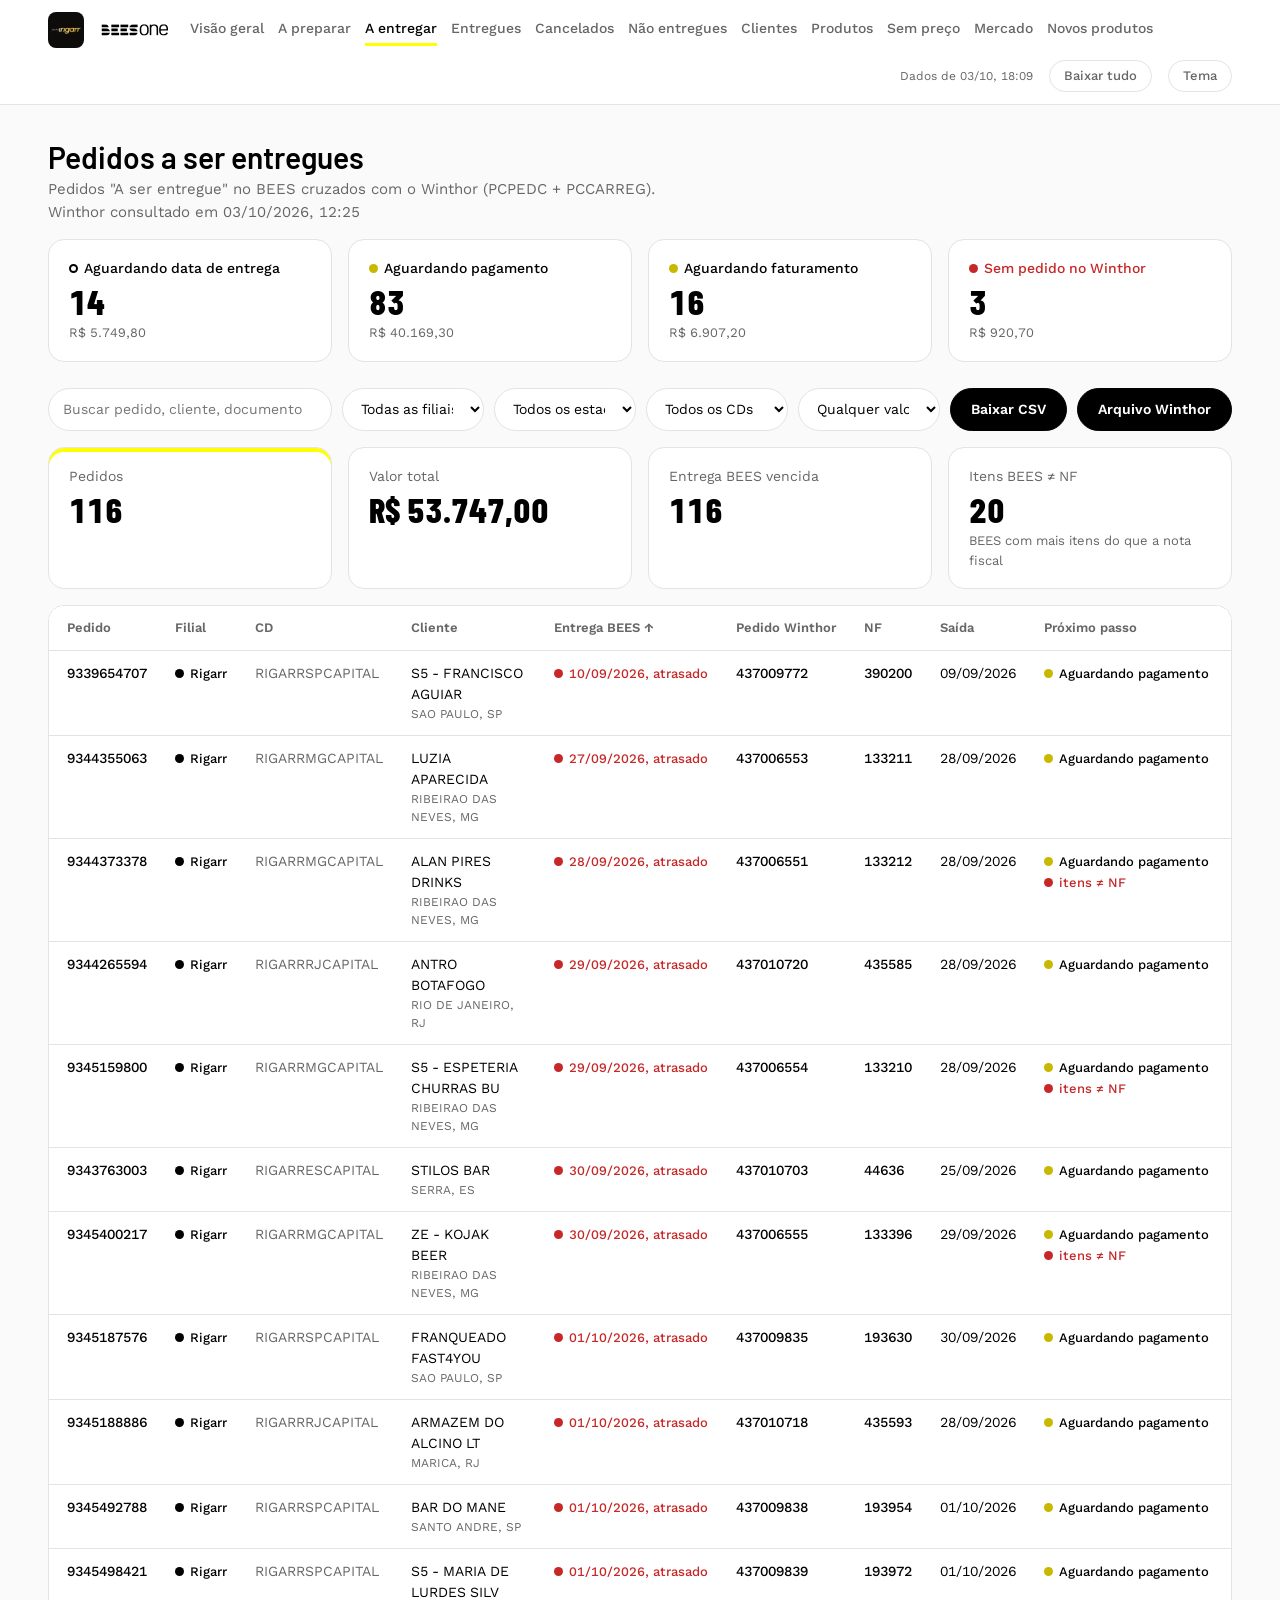
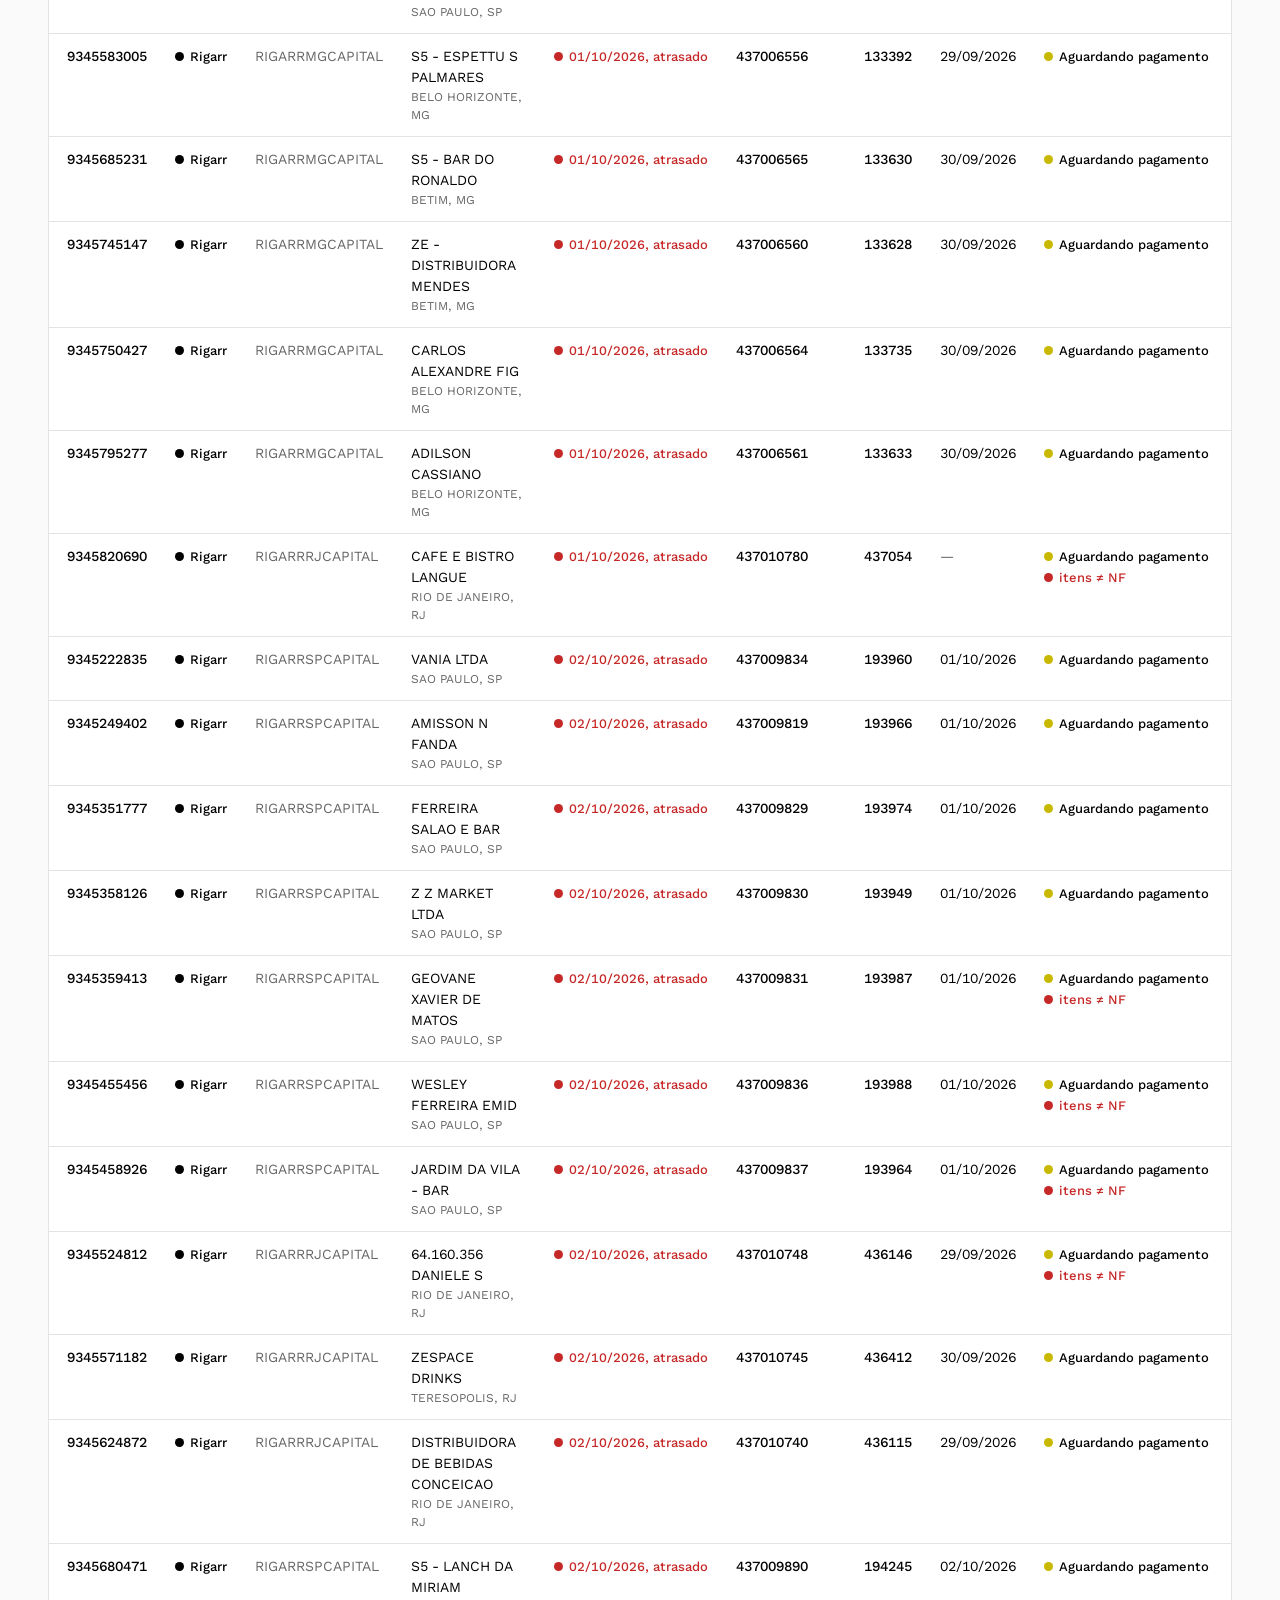
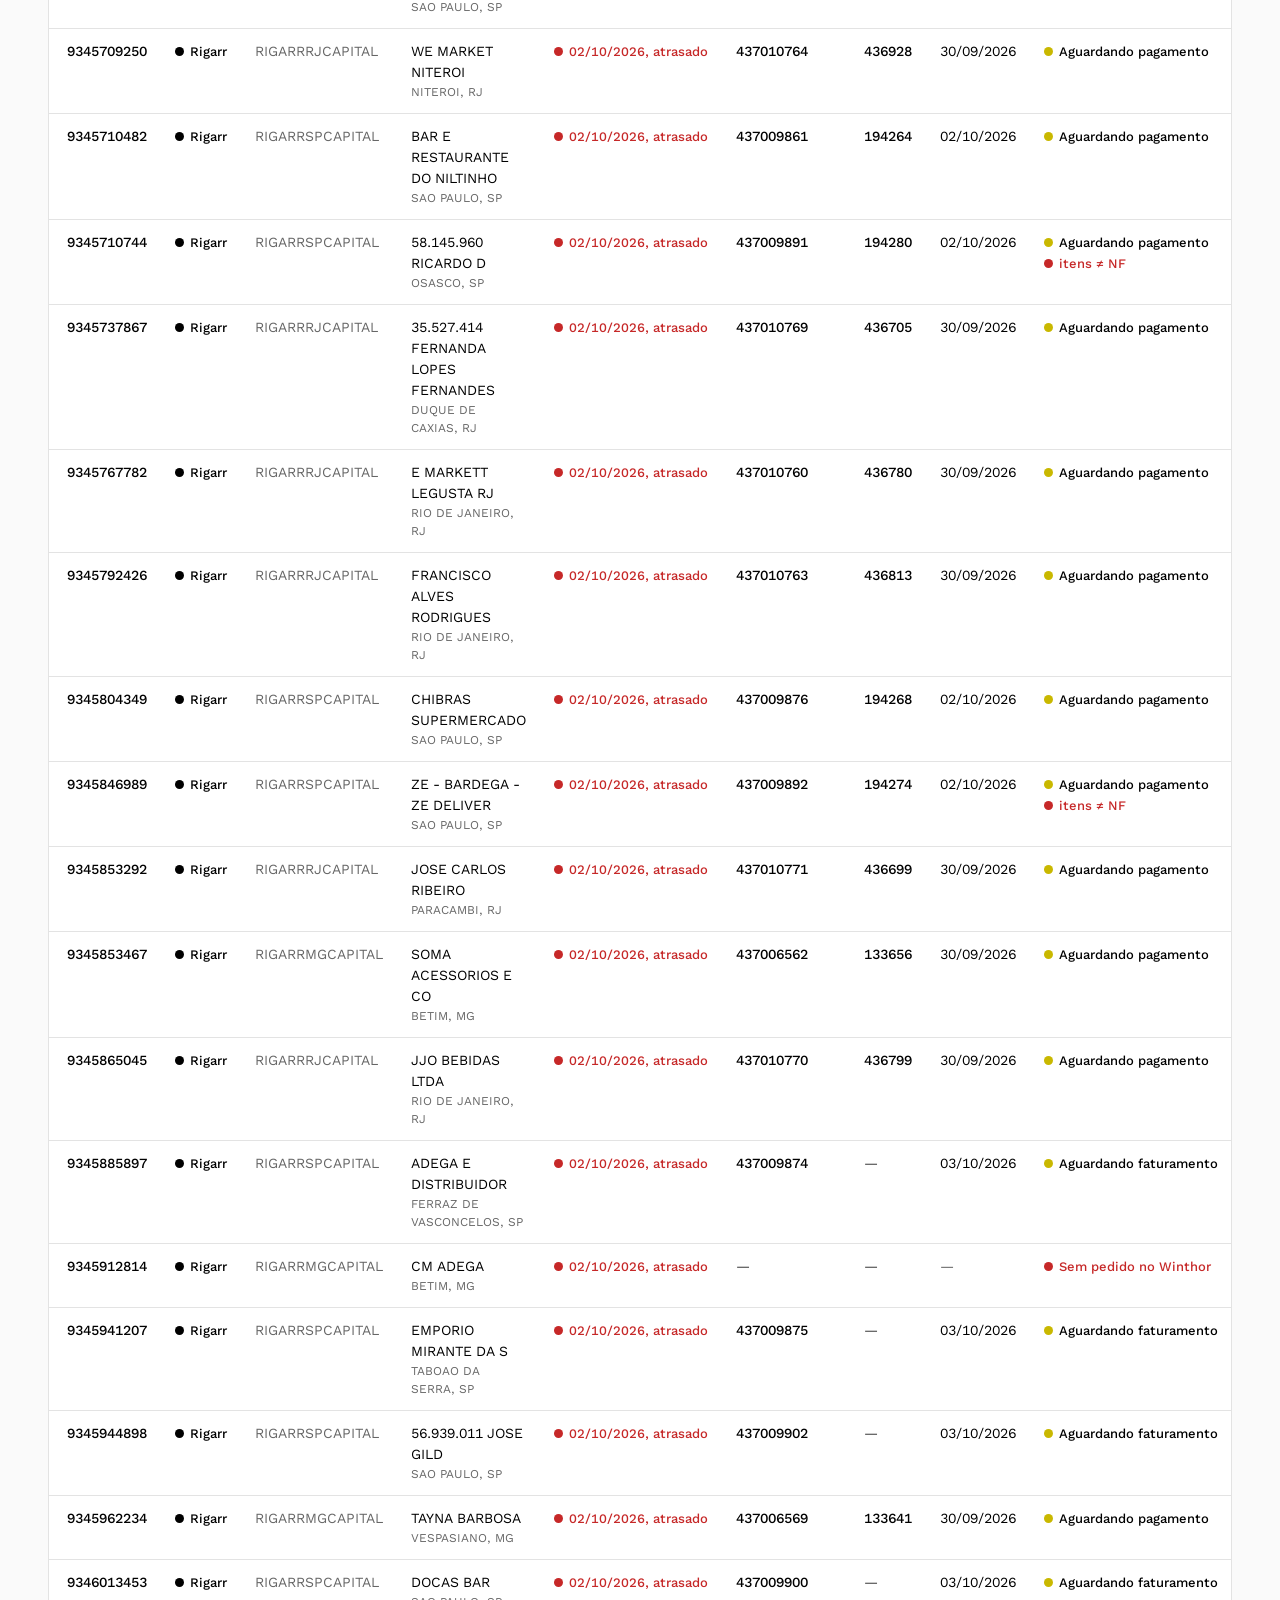
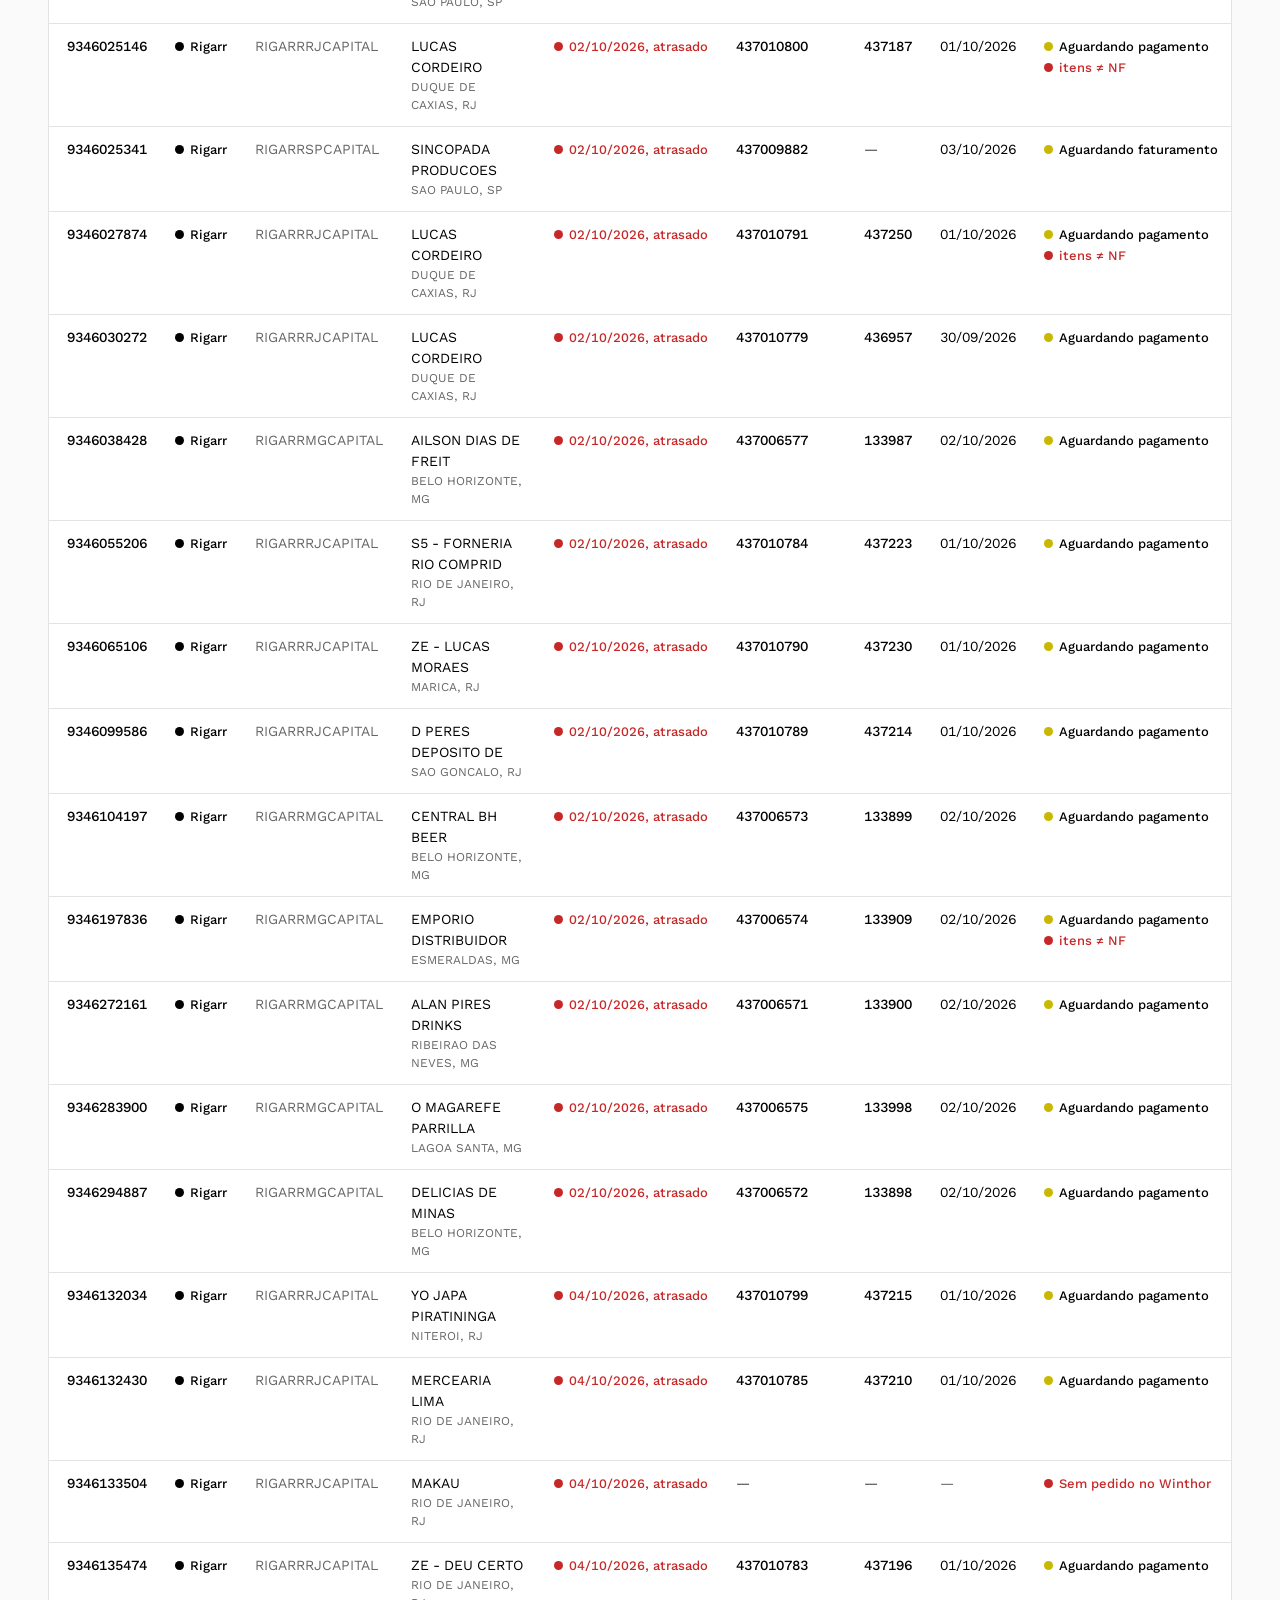
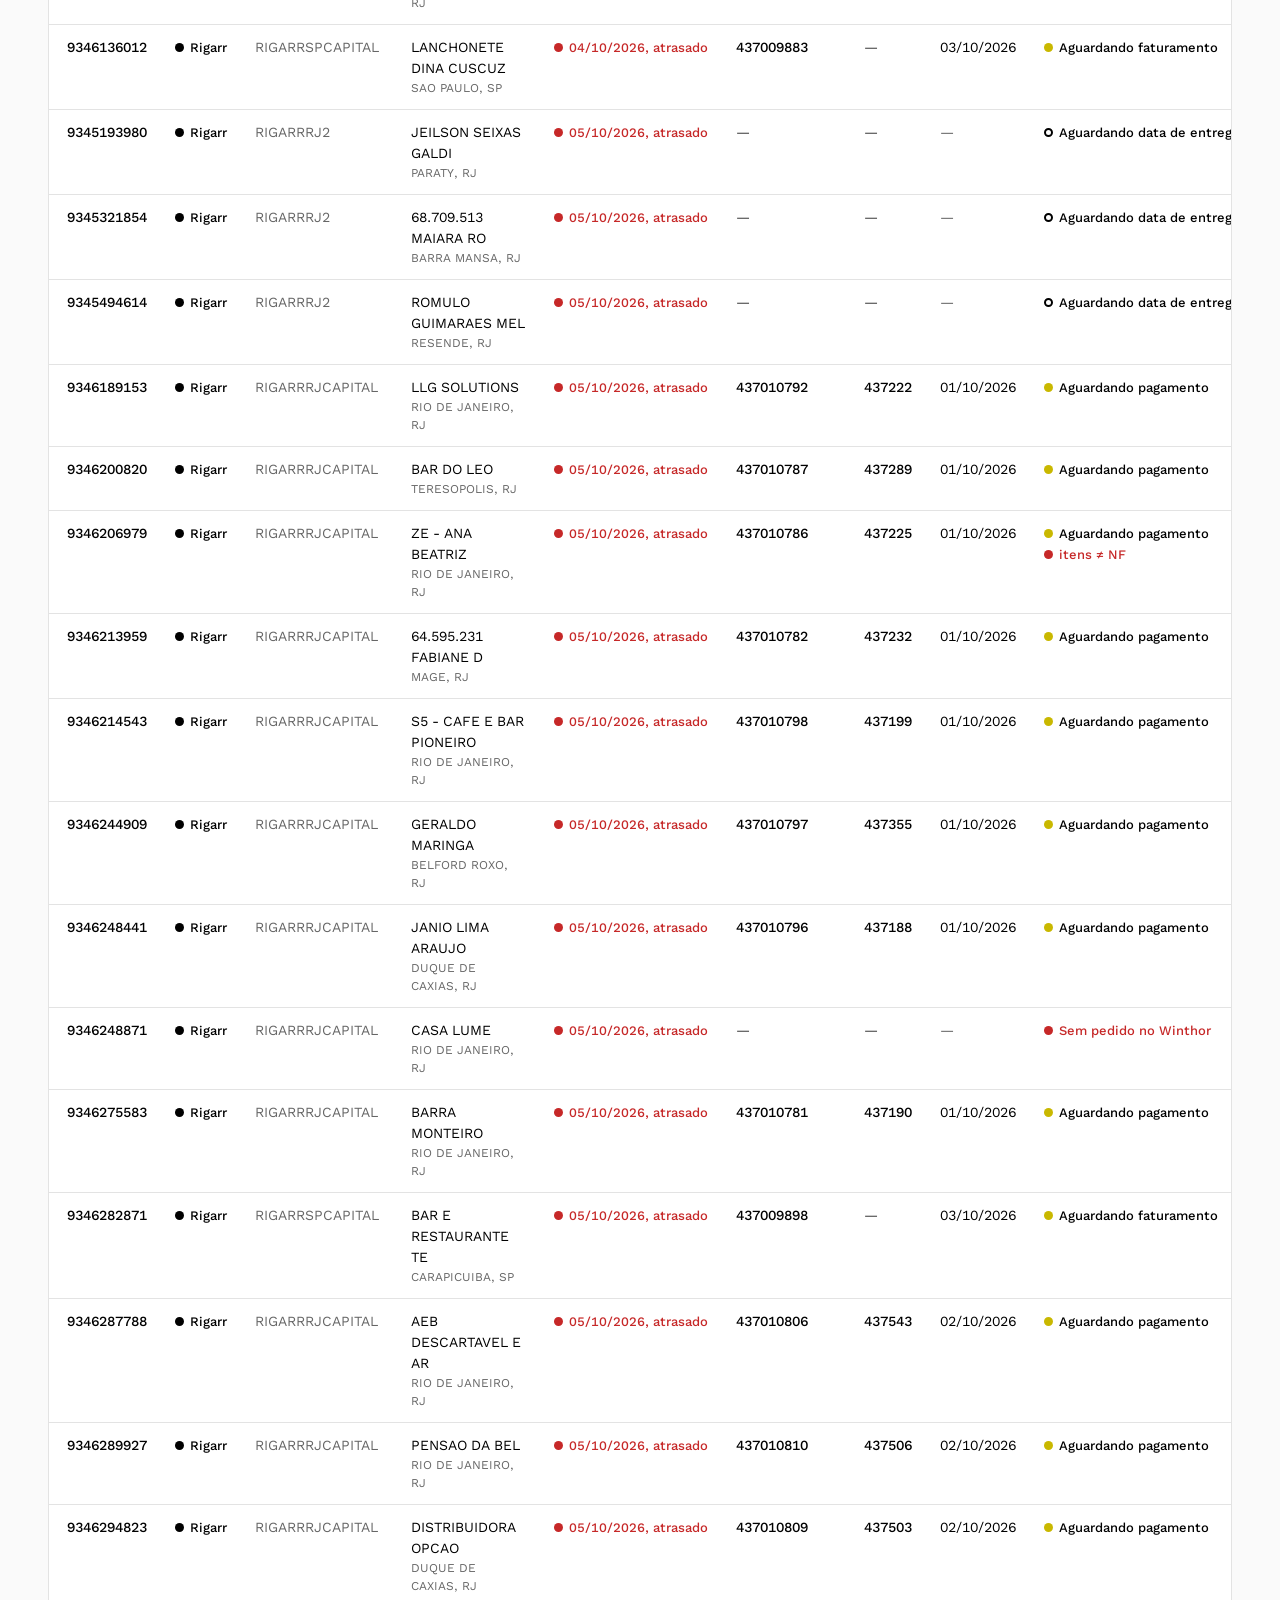
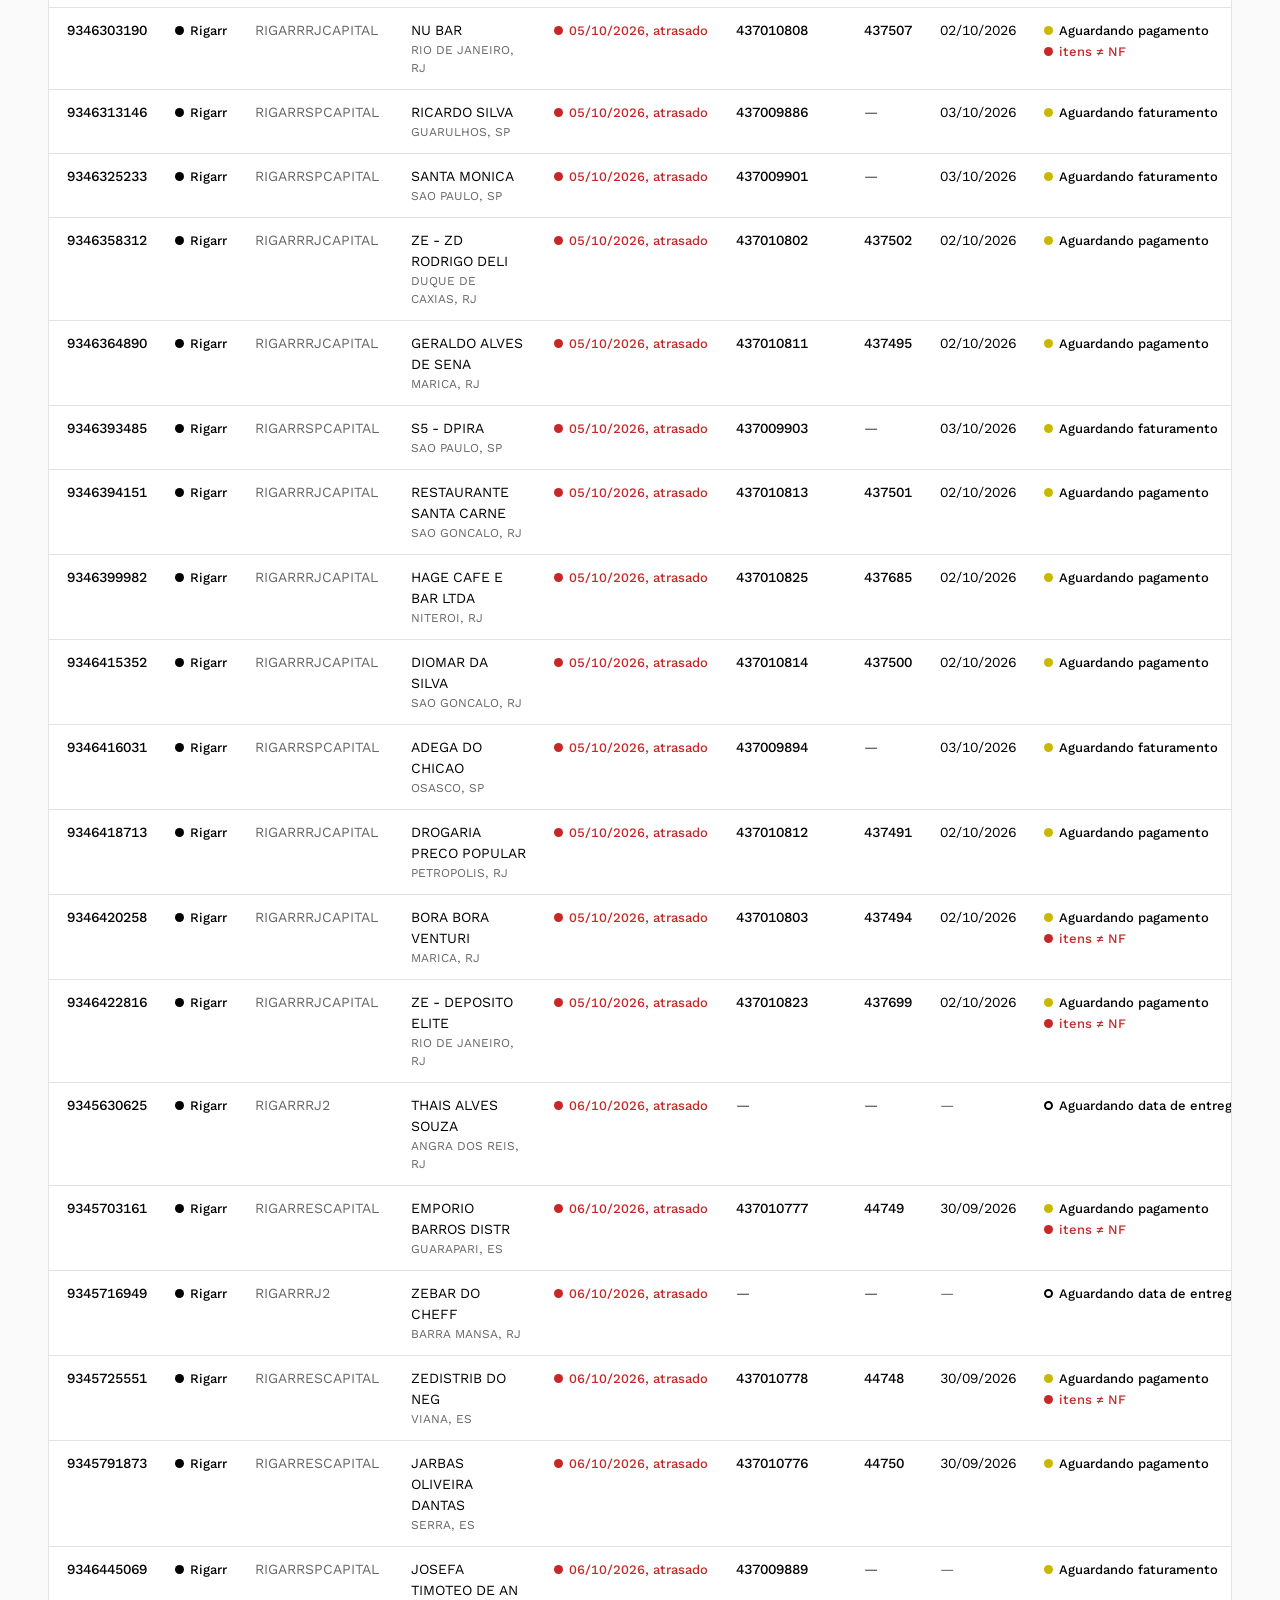
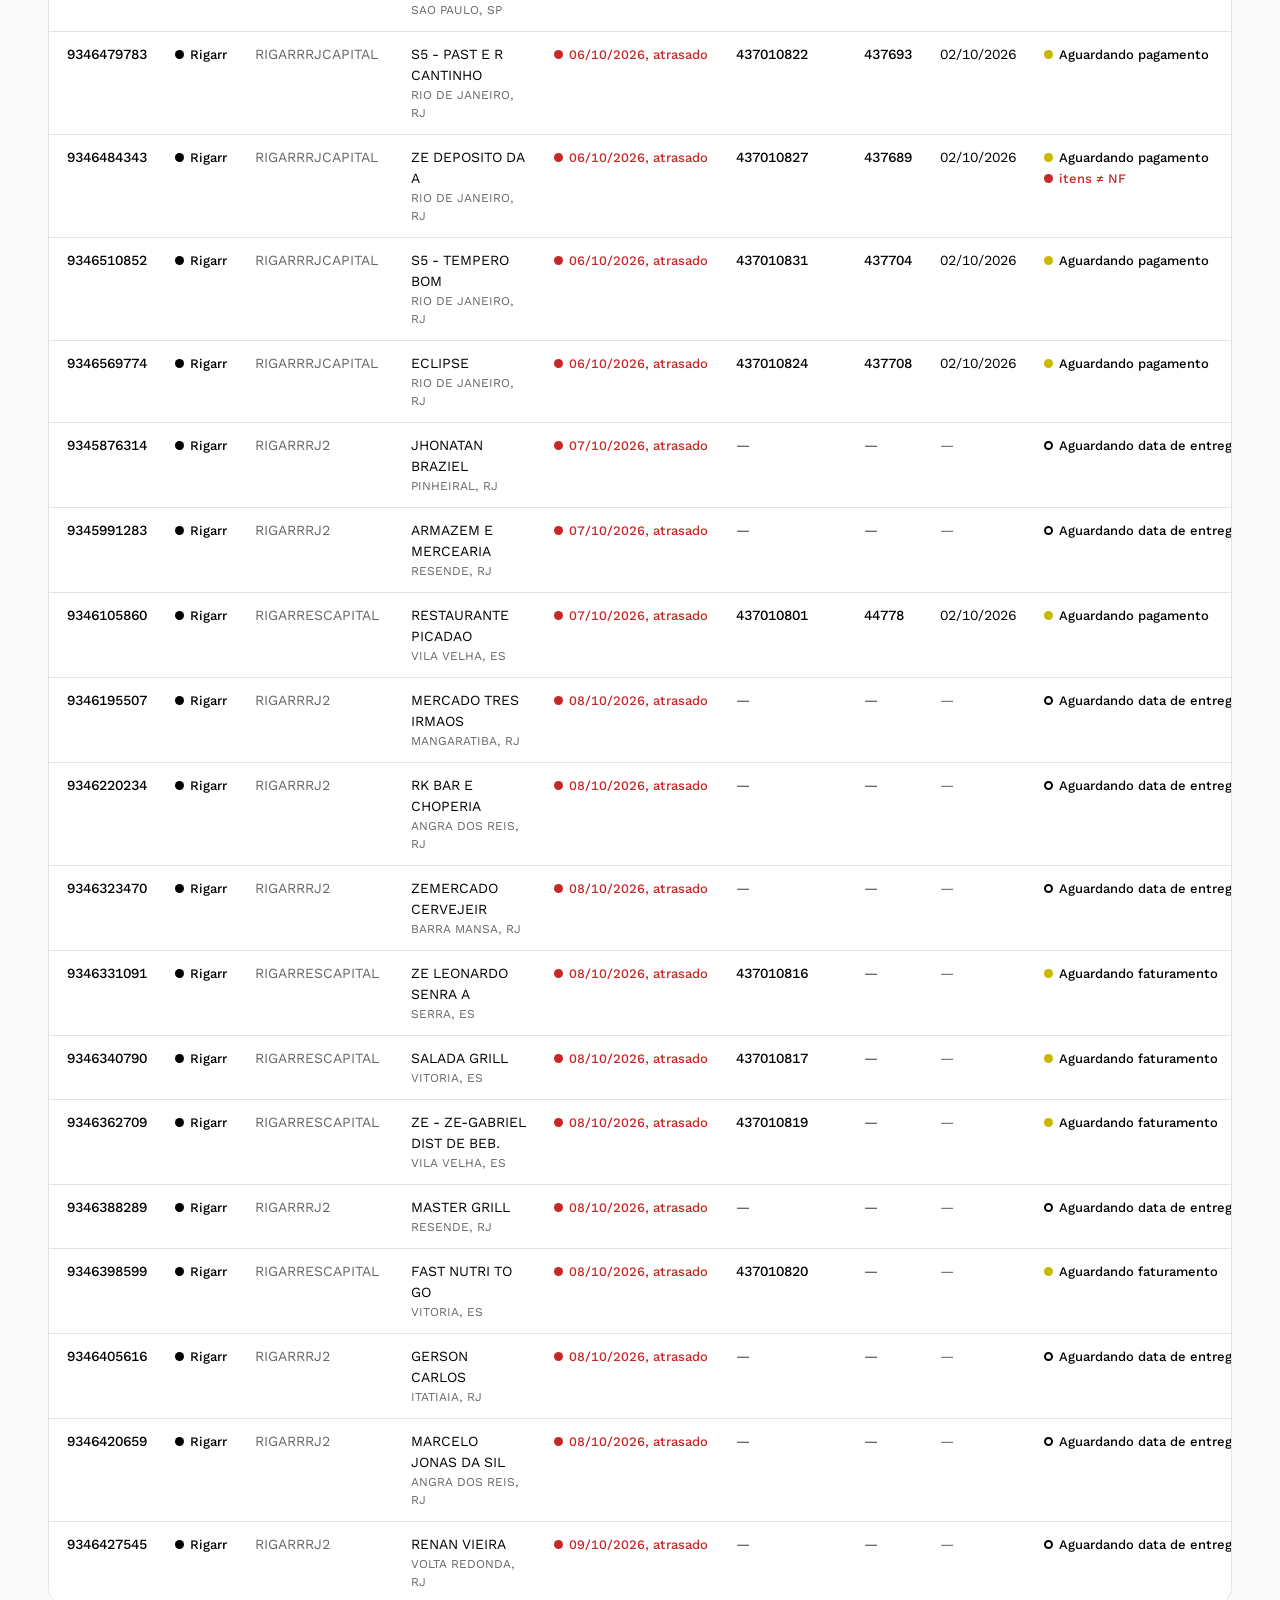
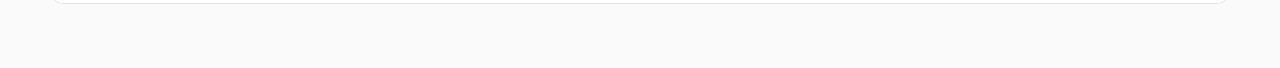
<file: entregar.html>
<!doctype html>
<html lang="pt-BR">
<head>
<meta charset="utf-8">
<meta name="viewport" content="width=device-width, initial-scale=1">
<meta name="robots" content="noindex, nofollow">
<title>Pedidos a Entregar</title>
<link rel="preconnect" href="https://fonts.googleapis.com">
<link href="https://fonts.googleapis.com/css2?family=Barlow:wght@500;600;700&family=Barlow+Condensed:wght@600;800;900&family=Work+Sans:wght@400;500;600&display=swap" rel="stylesheet">
<!-- ?v= evita que o navegador mostre dados antigos do cache -->
<script>document.write('<link rel="stylesheet" href="estilo.css?v=' + Date.now() + '">')</script>
<script>document.write('<script src="dados.js?v=' + Date.now() + '"><\/script>')</script>
<script>document.write('<script src="comum.js?v=' + Date.now() + '"><\/script>')</script>
</head>
<body>
<main>
  <h1>Pedidos a ser entregues</h1>
  <p class="sub" id="sub">Pedidos "A ser entregue" no BEES cruzados com o Winthor (PCPEDC + PCCARREG)</p>

  <div class="grade g-kpi" id="acoes"></div>

  <div class="filtros">
    <input id="f-busca" type="search" placeholder="Buscar pedido, cliente, documento, NF, nº Winthor ou produto">
    <select id="f-filial"><option value="">Todas as filiais</option></select>
    <select id="f-uf"><option value="">Todos os estados</option></select>
    <select id="f-cd"><option value="">Todos os CDs</option></select>
    <select id="f-div"><option value="">Qualquer valor</option><option value="1">Itens BEES ≠ NF</option></select>
    <button class="botao" id="b-csv">Baixar CSV</button>
    <button class="botao" id="b-winthor" title="Arquivo de importação no Winthor (modelo SP_ARQUIVO) dos pedidos filtrados com próximo passo &quot;Sem pedido no Winthor&quot;">Arquivo Winthor</button>
  </div>

  <div class="grade g-kpi" id="kpis"></div>

  <div class="tabela-wrap" style="margin-top:16px"><table id="t-pedidos"></table></div>
</main>

<script>
montarTopo("entregar");

const AE = D.a_entregar || {};
// O que a automação resolve sozinha (baixa e falha na entrega, feitas ou a fazer) não aparece:
// a página mostra só o que depende de alguém
const AUTOMATICO = ["Baixa automática", "Falha automática", "Dar baixa no BEES", "Falha na entrega (devolução)"];
const pedidos = (AE.lista || []).filter((p) => !AUTOMATICO.includes(p.acao));

// Ordem e cor de cada próximo passo sugerido
const ACOES = {
  "Aguardando data de entrega": { cor: "azul", dica: "CD RIGARRRJ2: a baixa é automática quando a data de entrega do BEES passar" },
  "Aguardando pagamento":    { cor: "amanha", dica: "Faturado, mas o título (PCPREST) ainda não tem DTPAG — a baixa espera o pagamento" },
  "Aguarda corte":           { cor: "amanha", dica: "BEES tem mais itens do que a NF e o corte é possível — fazer o corte antes da baixa" },
  "Baixado, mas teve devolução": { cor: "hoje", dica: "Baixa dada antes da checagem de devolução, mas houve devolução total no Winthor: tratar com a BEES" },
  "Em rota":                 { cor: "azul",   dica: "Faturado, saída hoje ou ainda sem saída" },
  "Aguardando faturamento":  { cor: "amanha", dica: "Pedido no Winthor ainda não faturado" },
  "Bloqueado no Winthor":    { cor: "hoje",   dica: "Pedido bloqueado no Winthor" },
  "Sem pedido no Winthor":   { cor: "hoje",   dica: "Não existe pedido no Winthor com esse número do BEES" },
  "Cancelar no BEES":        { cor: "hoje",   dica: "Cancelado no Winthor — cancelar também no BEES" },
  "Não verificado":          { cor: "",       dica: "Sem consulta ao Winthor para este pedido" },
};
const tagAcao = (a) => `<span class="tag ${ACOES[a]?.cor ?? ""}" title="${esc(ACOES[a]?.dica)}">${esc(a)}</span>`;

if (AE.winthor_verificado_em)
  $("#sub").textContent += `. Winthor consultado em ${new Date(AE.winthor_verificado_em).toLocaleString("pt-BR", { dateStyle: "short", timeStyle: "short" })}`;

const unicos = (campo) => [...new Set(pedidos.map((p) => p[campo]).filter(Boolean))].sort();
for (const [id, campo] of [["f-filial", "filial"], ["f-uf", "uf"], ["f-cd", "cd"]])
  $("#" + id).insertAdjacentHTML("beforeend", unicos(campo).map((v) => `<option>${esc(v)}</option>`).join(""));

let acaoSel = "";
let ordem = { campo: "data_entrega", asc: true };
let aberto = null;

function filtrar({ ignorarAcao = false } = {}) {
  const b = $("#f-busca").value.trim().toUpperCase();
  const f = { filial: $("#f-filial").value, uf: $("#f-uf").value, cd: $("#f-cd").value };
  const div = $("#f-div").value;
  return pedidos.filter((p) =>
    Object.entries(f).every(([k, v]) => !v || p[k] === v) &&
    (!div || p.divergencia) &&
    (ignorarAcao || !acaoSel || p.acao === acaoSel) &&
    (!b || [p.numero, p.cliente, p.responsavel, p.documento, p.cidade, p.winthor?.numped, p.winthor?.nota,
      p.winthor?.carga, ...p.itens.map((i) => i.produto + " " + i.sku)].join(" ").toUpperCase().includes(b)));
}

function detalhe(p) {
  const w = p.winthor;
  const blocoWinthor = !w ? `<dd class="fraco">Não consultado</dd>` : `
    <dt>Situação</dt><dd>${esc(w.situacao)}${w.posicao ? ` <span class="fraco">(posição ${esc(w.posicao)})</span>` : ""}</dd>
    ${w.numped ? `<dt>Pedido Winthor</dt><dd class="mono">${w.numped}</dd><dt>Código do cliente</dt><dd class="mono">${w.codcli ?? "—"} <span class="fraco">(${esc(w.schema)} / filial ${esc(w.filial)})</span></dd>` : ""}
`;
  const blocoNota = !w?.numped ? `<dd class="fraco">—</dd>` : `
    <dt>Nota fiscal</dt><dd class="mono">${w.nota ?? "—"}${w.faturado_em ? ` <span class="fraco">em ${dataBR(w.faturado_em)}</span>` : ""}</dd>
    <dt>Carregamento</dt><dd class="mono">${w.carga ?? "—"}${w.destino ? ` <span class="fraco">${esc(w.destino)}</span>` : ""}</dd>
    <dt>Saída do caminhão</dt><dd>${dataBR(w.saida)}</dd>
    <dt>Pagamento (DTPAG)</dt><dd>${w.pago_em ? dataBR(w.pago_em) : '<span class="fraco">em aberto</span>'}</dd>
    ${w.devolucao ? `<dt>Devolução</dt><dd><span class="tag hoje">${w.devolucao.total ? "total" : "parcial"}</span>
      ${brl(w.devolucao.valor)} <span class="fraco">${esc(w.devolucao.motivo)}</span></dd>` : ""}`;
  return `<tr class="detalhe"><td colspan="10">
    <dl class="det-grade" style="grid-template-columns:repeat(4,1fr)">
      <div><dt>Responsável</dt><dd>${esc(p.responsavel)}</dd><dt>Documento</dt><dd class="mono">${esc(p.documento)}</dd>
        <dt>Pagamento</dt><dd>${esc(p.pagamento)}</dd></div>
      <div><dt>Endereço</dt><dd>${esc(p.endereco)}</dd><dt>CEP</dt><dd class="mono">${esc(p.cep)}</dd>
        <dt>Telefone</dt><dd>${linkTel(p.telefone)}</dd></div>
      <div>${blocoWinthor}</div>
      <div>${blocoNota}</div>
    </dl>
    <table class="itens"><thead><tr><th>SKU</th><th>Produto</th><th class="n">Qtd BEES</th>
      <th class="n">Qtd NF</th><th class="n">Valor</th></tr></thead>
      <tbody>${p.itens.map((i) => {
        const falta = i.qtd_nf != null && i.qtd > i.qtd_nf;
        return `<tr><td class="mono">${esc(i.sku)}</td><td>${esc(i.produto)}</td><td class="n">${int(i.qtd)}</td>
          <td class="n">${i.qtd_nf == null ? '<span class="fraco">—</span>' : falta ? `<span class="tag hoje">${int(i.qtd_nf)}</span>` : int(i.qtd_nf)}</td>
          <td class="n">${brl(i.valor)}</td></tr>`;
      }).join("")}</tbody></table>
  </td></tr>`;
}

const colunas = [
  ["numero", "Pedido"], ["filial", "Filial"], ["cd", "CD"], ["cliente", "Cliente"], ["data_entrega", "Entrega BEES"],
  ["numped", "Pedido Winthor"], ["nota", "NF"], ["saida", "Saída"], ["acao", "Próximo passo"], ["total", "Total", true],
];
const valorOrdem = (p, c) => ({ numped: p.winthor?.numped, nota: p.winthor?.nota, saida: p.winthor?.saida }[c] ?? p[c] ?? "");

function render() {
  // Cartões de próximo passo (respeitam os demais filtros, e servem de filtro)
  const base = filtrar({ ignorarAcao: true });
  $("#acoes").innerHTML = Object.keys(ACOES).map((a) => {
    const l = base.filter((p) => p.acao === a);
    if (!l.length) return "";
    return `<div class="card kpi acao${acaoSel === a ? " destaque" : ""}" data-acao="${esc(a)}" style="cursor:pointer" title="${esc(ACOES[a].dica)}">
      <div class="rot">${tagAcao(a)}</div><div class="val">${int(l.length)}</div>
      <div class="det">${brl(l.reduce((s, p) => s + (p.total || 0), 0))}</div></div>`;
  }).join("");

  const lista = filtrar();
  const { campo, asc } = ordem;
  lista.sort((a, b) => {
    const x = valorOrdem(a, campo), y = valorOrdem(b, campo);
    return (x > y ? 1 : x < y ? -1 : 0) * (asc ? 1 : -1);
  });

  const total = lista.reduce((s, p) => s + (p.total || 0), 0);
  $("#kpis").innerHTML = [
    kpi("Pedidos", int(lista.length), acaoSel ? `filtrando: ${esc(acaoSel)}` : "", true),
    kpi("Valor total", brl(total)),
    kpi("Entrega BEES vencida", int(lista.filter((p) => (diasAte(p.data_entrega) ?? 1) < 0).length)),
    kpi("Itens BEES ≠ NF", int(lista.filter((p) => p.divergencia).length), "BEES com mais itens do que a nota fiscal"),
  ].join("");

  $("#t-pedidos").innerHTML = lista.length ? `<thead><tr>${colunas.map(([c, n, num]) =>
    `<th data-c="${c}" class="${num ? "n" : ""}">${n}${ordem.campo === c ? (ordem.asc ? " ↑" : " ↓") : ""}</th>`).join("")}</tr></thead>
    <tbody>${lista.map((p) => {
      const chave = p.filial + p.numero, w = p.winthor || {};
      return `<tr class="clicavel${aberto === chave ? " aberto" : ""}" data-k="${chave}">
        <td class="mono">${p.numero}</td><td><span class="tag ${p.filial.toLowerCase()}">${p.filial}</span></td>
        <td class="fraco">${esc(p.cd)}</td><td>${esc(p.cliente)}<div class="fraco" style="font-size:12px">${esc(p.cidade)}</div></td>
        <td>${tagEntrega(p.data_entrega)}</td>
        <td class="mono">${w.numped ?? '<span class="fraco">—</span>'}</td>
        <td class="mono">${w.nota ?? '<span class="fraco">—</span>'}</td>
        <td>${w.saida ? dataBR(w.saida) : '<span class="fraco">—</span>'}</td>
        <td>${tagAcao(p.acao)}${p.divergencia ? ` <span class="tag hoje" title="Corte: ${esc(p.cortes.map((c) => `${c.sku} ${c.bees}→${c.nf}`).join(", "))}">itens ≠ NF</span>` : ""}</td>
        <td class="n">${brl(p.total)}</td></tr>${aberto === chave ? detalhe(p) : ""}`;
    }).join("")}</tbody>` : `<tbody><tr><td class="vazio">Nenhum pedido${pedidos.length ? " com esses filtros" : ""}.</td></tr></tbody>`;
}

$("#acoes").addEventListener("click", (e) => {
  const c = e.target.closest("[data-acao]");
  if (!c) return;
  acaoSel = acaoSel === c.dataset.acao ? "" : c.dataset.acao;
  render();
});
$("#t-pedidos").addEventListener("click", (e) => {
  const th = e.target.closest("th[data-c]");
  if (th) {
    ordem = { campo: th.dataset.c, asc: ordem.campo === th.dataset.c ? !ordem.asc : true };
    return render();
  }
  if (e.target.closest("a")) return;
  const tr = e.target.closest("tr.clicavel");
  if (tr) { aberto = aberto === tr.dataset.k ? null : tr.dataset.k; render(); }
});
document.querySelectorAll(".filtros input, .filtros select").forEach((el) => el.addEventListener("input", render));

$("#b-winthor").addEventListener("click", (e) =>
  baixarArquivoWinthor(filtrar().filter((p) => p.acao === "Sem pedido no Winthor"), e.currentTarget));
$("#b-csv").addEventListener("click", () => {
  const cab = ["Pedido BEES", "Filial", "UF", "CD", "Cliente", "Documento", "Cidade", "Entrega BEES", "Pagamento", "Telefone",
    "Total BEES", "Próximo passo", "Situação Winthor", "Pedido Winthor", "Cód. cliente", "Valor Winthor", "Faturado em", "NF",
    "Carregamento", "Saída", "Itens ≠ NF (corte)"];
  const linhas = filtrar().map((p) => {
    const w = p.winthor || {};
    return [p.numero, p.filial, p.uf, p.cd, p.cliente, p.documento, p.cidade, dataBR(p.data_entrega), p.pagamento, p.telefone,
      String(p.total ?? "").replace(".", ","), p.acao, w.situacao, w.numped, w.codcli, String(w.valor ?? "").replace(".", ","),
      w.faturado_em ? dataBR(w.faturado_em) : "", w.nota, w.carga, w.saida ? dataBR(w.saida) : "",
      p.cortes.map((c) => `${c.sku}: ${c.bees}→${c.nf}`).join(", ")];
  });
  const csv = [cab, ...linhas].map((l) => l.map((v) => `"${String(v ?? "").replace(/"/g, '""')}"`).join(";")).join("\r\n");
  Object.assign(document.createElement("a"), {
    href: URL.createObjectURL(new Blob(["﻿" + csv], { type: "text/csv;charset=utf-8" })),
    download: `pedidos_a_entregar_${new Date().toISOString().slice(0, 10)}.csv`,
  }).click();
});

render();
</script>
</body>
</html>
</file>
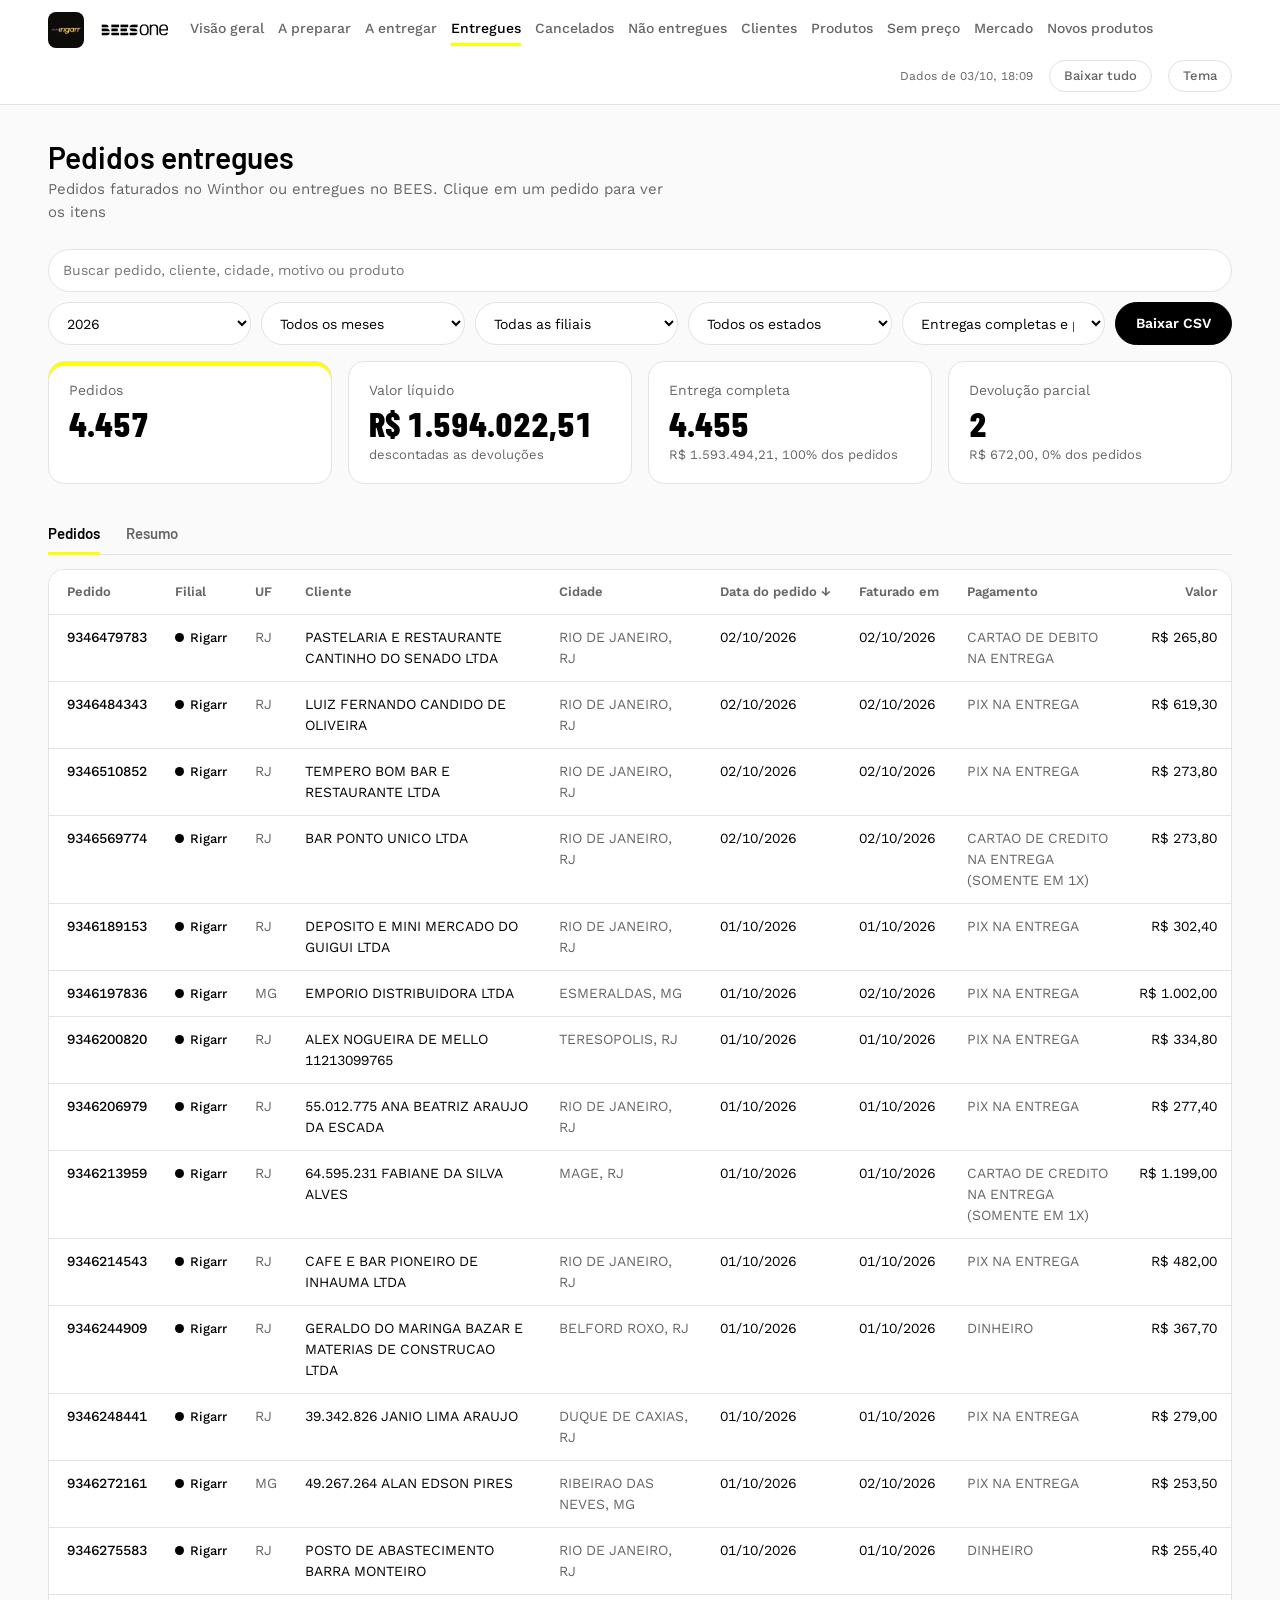
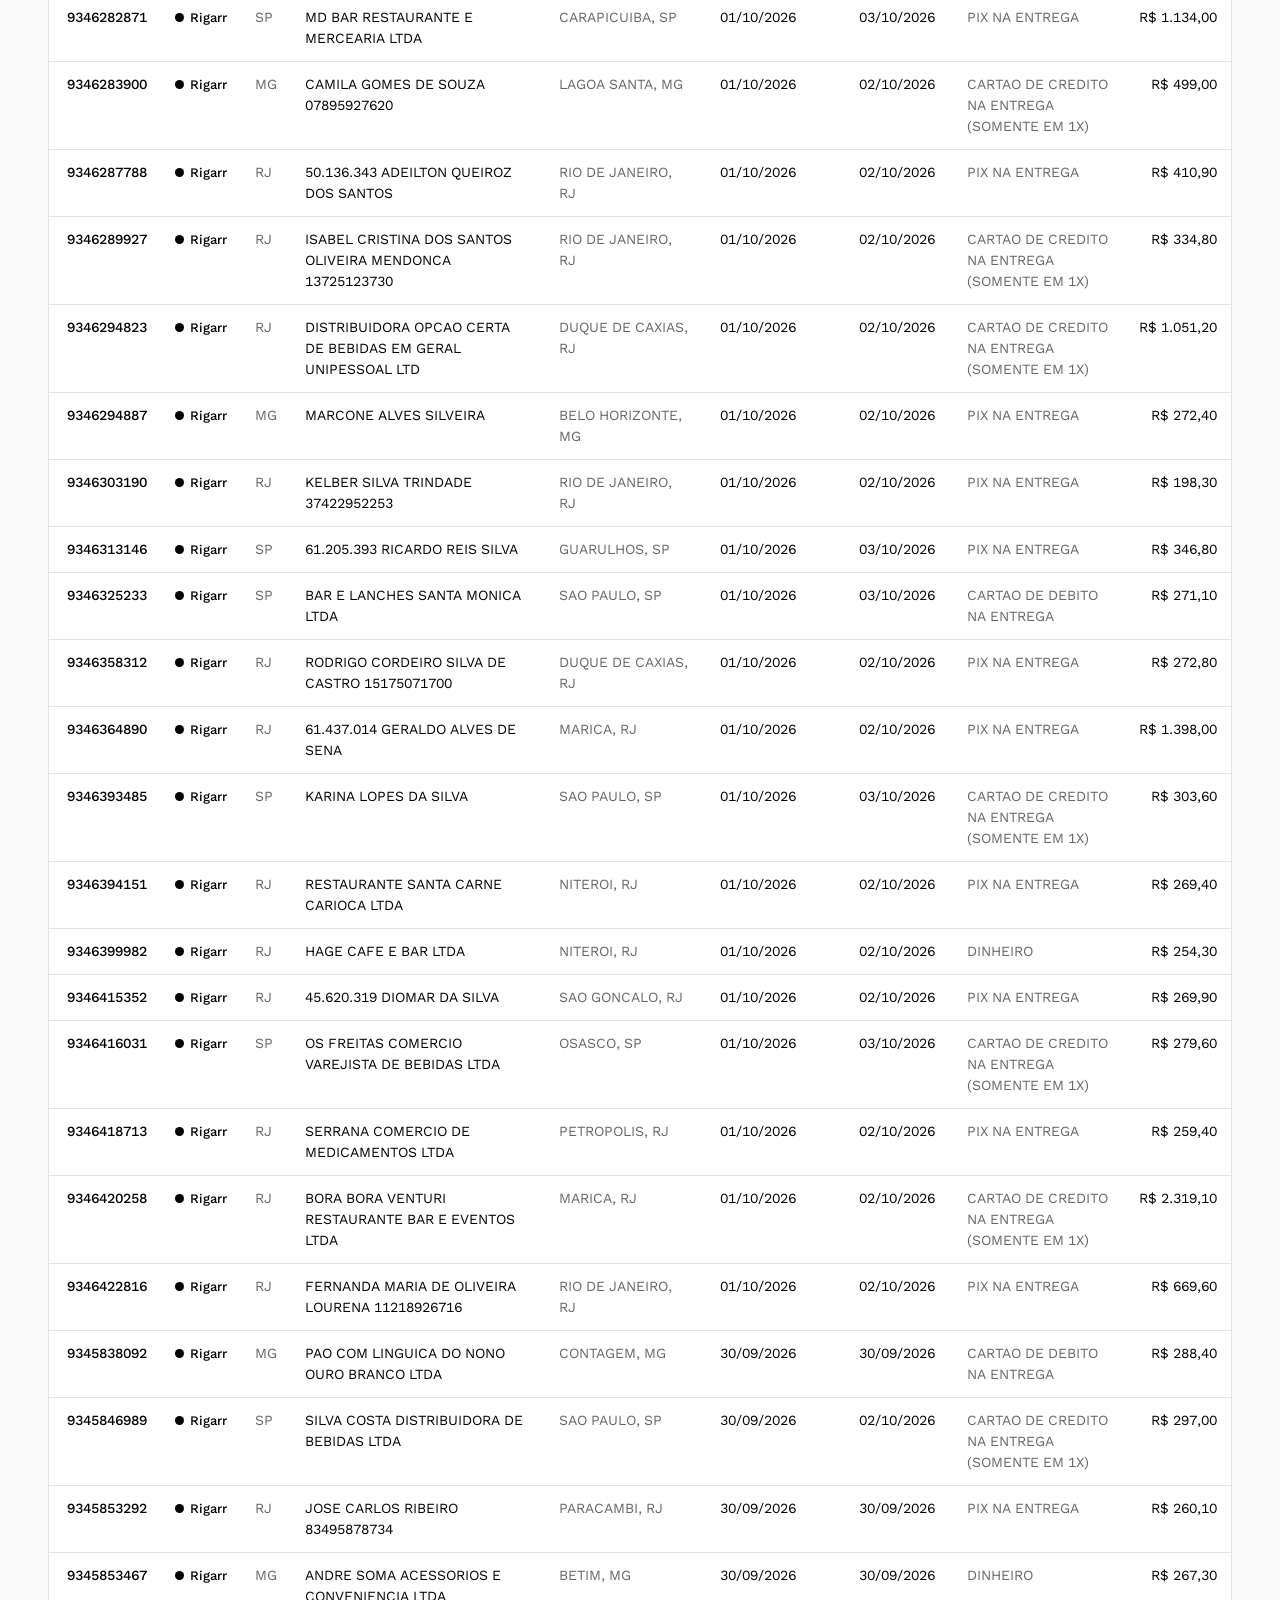
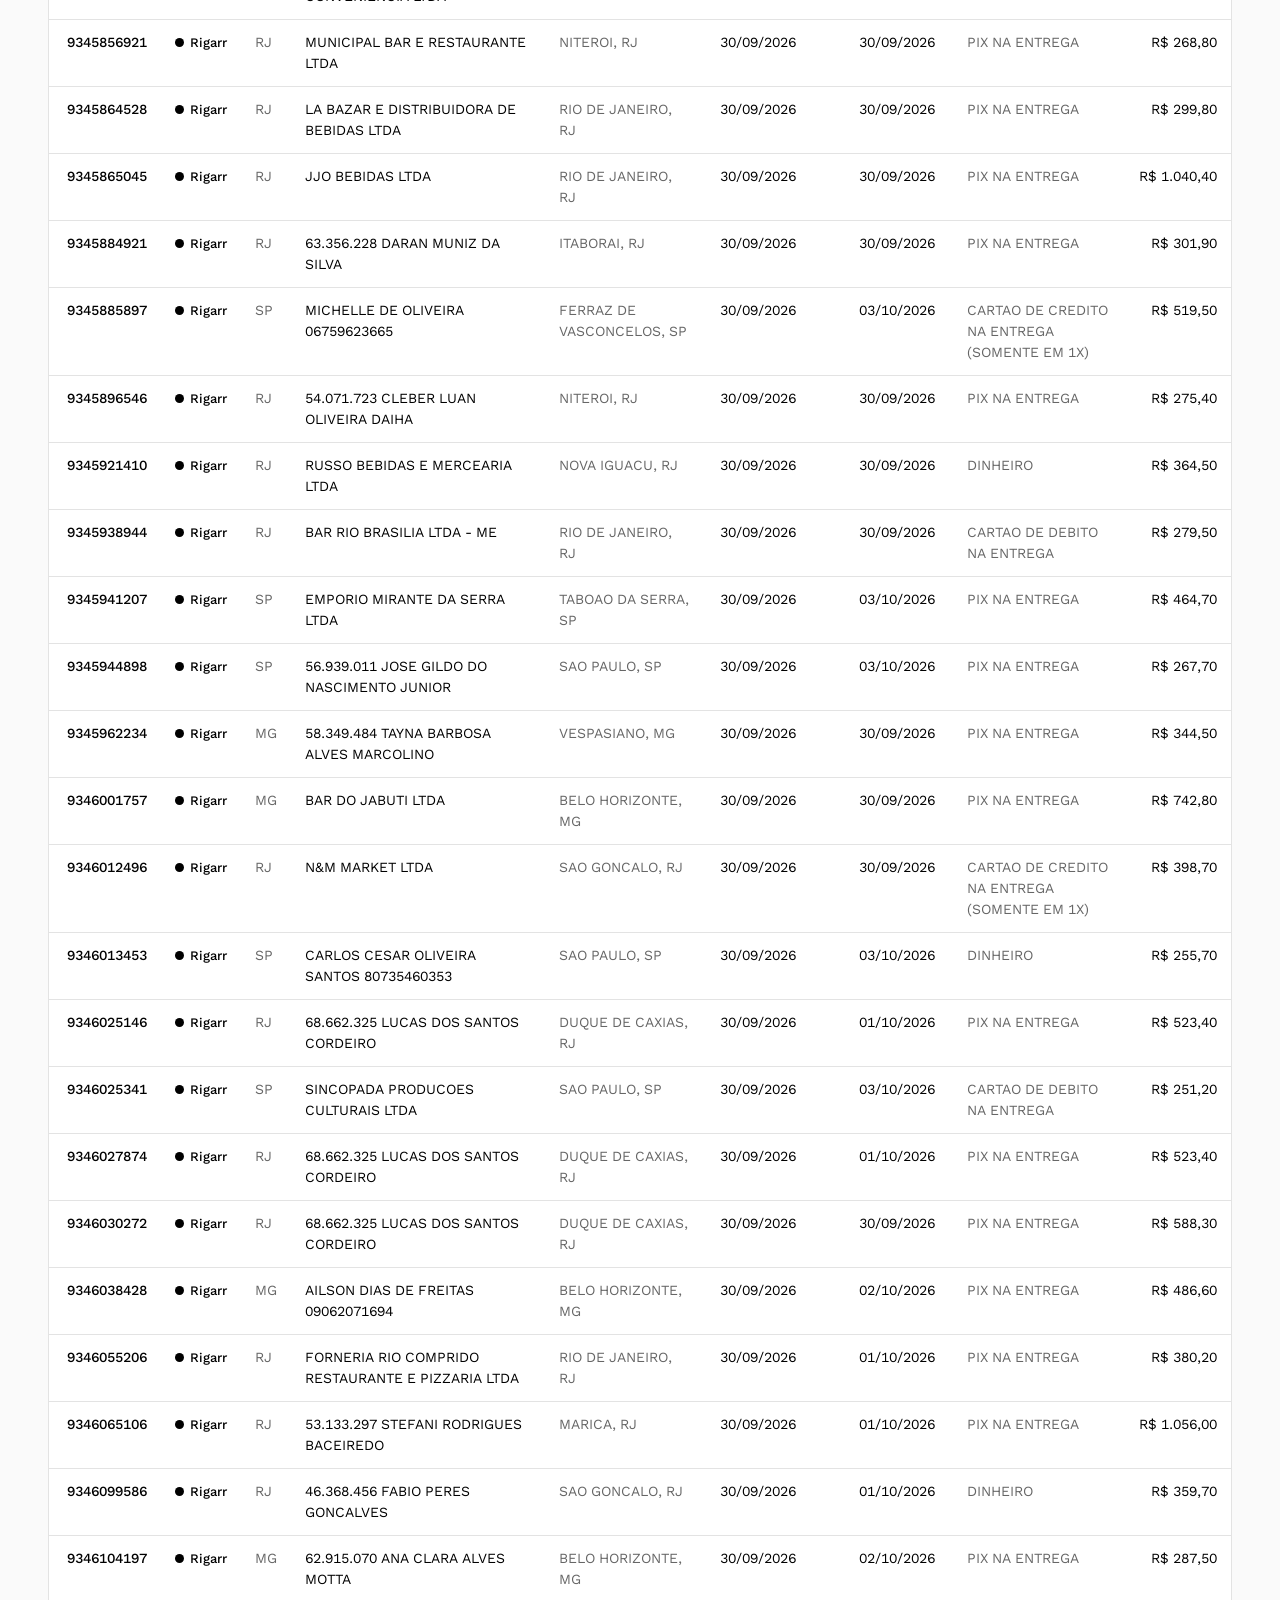
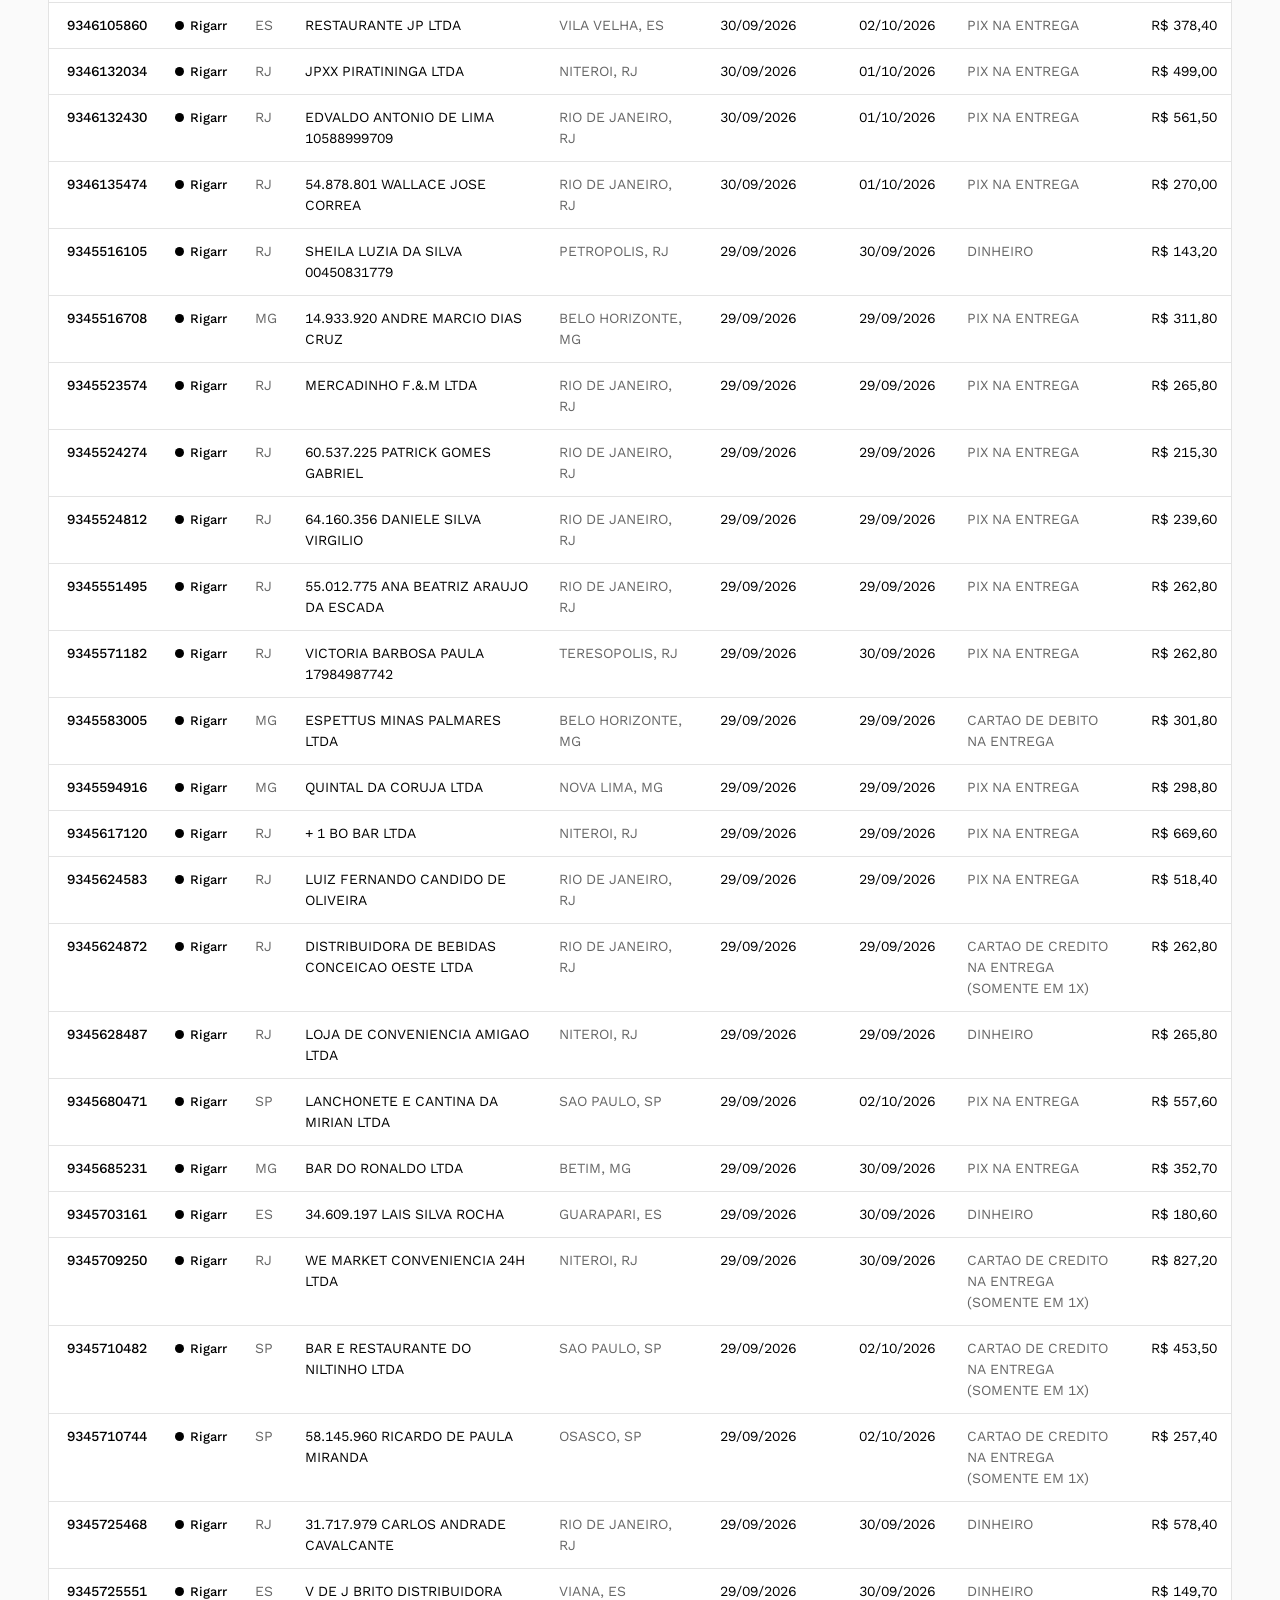
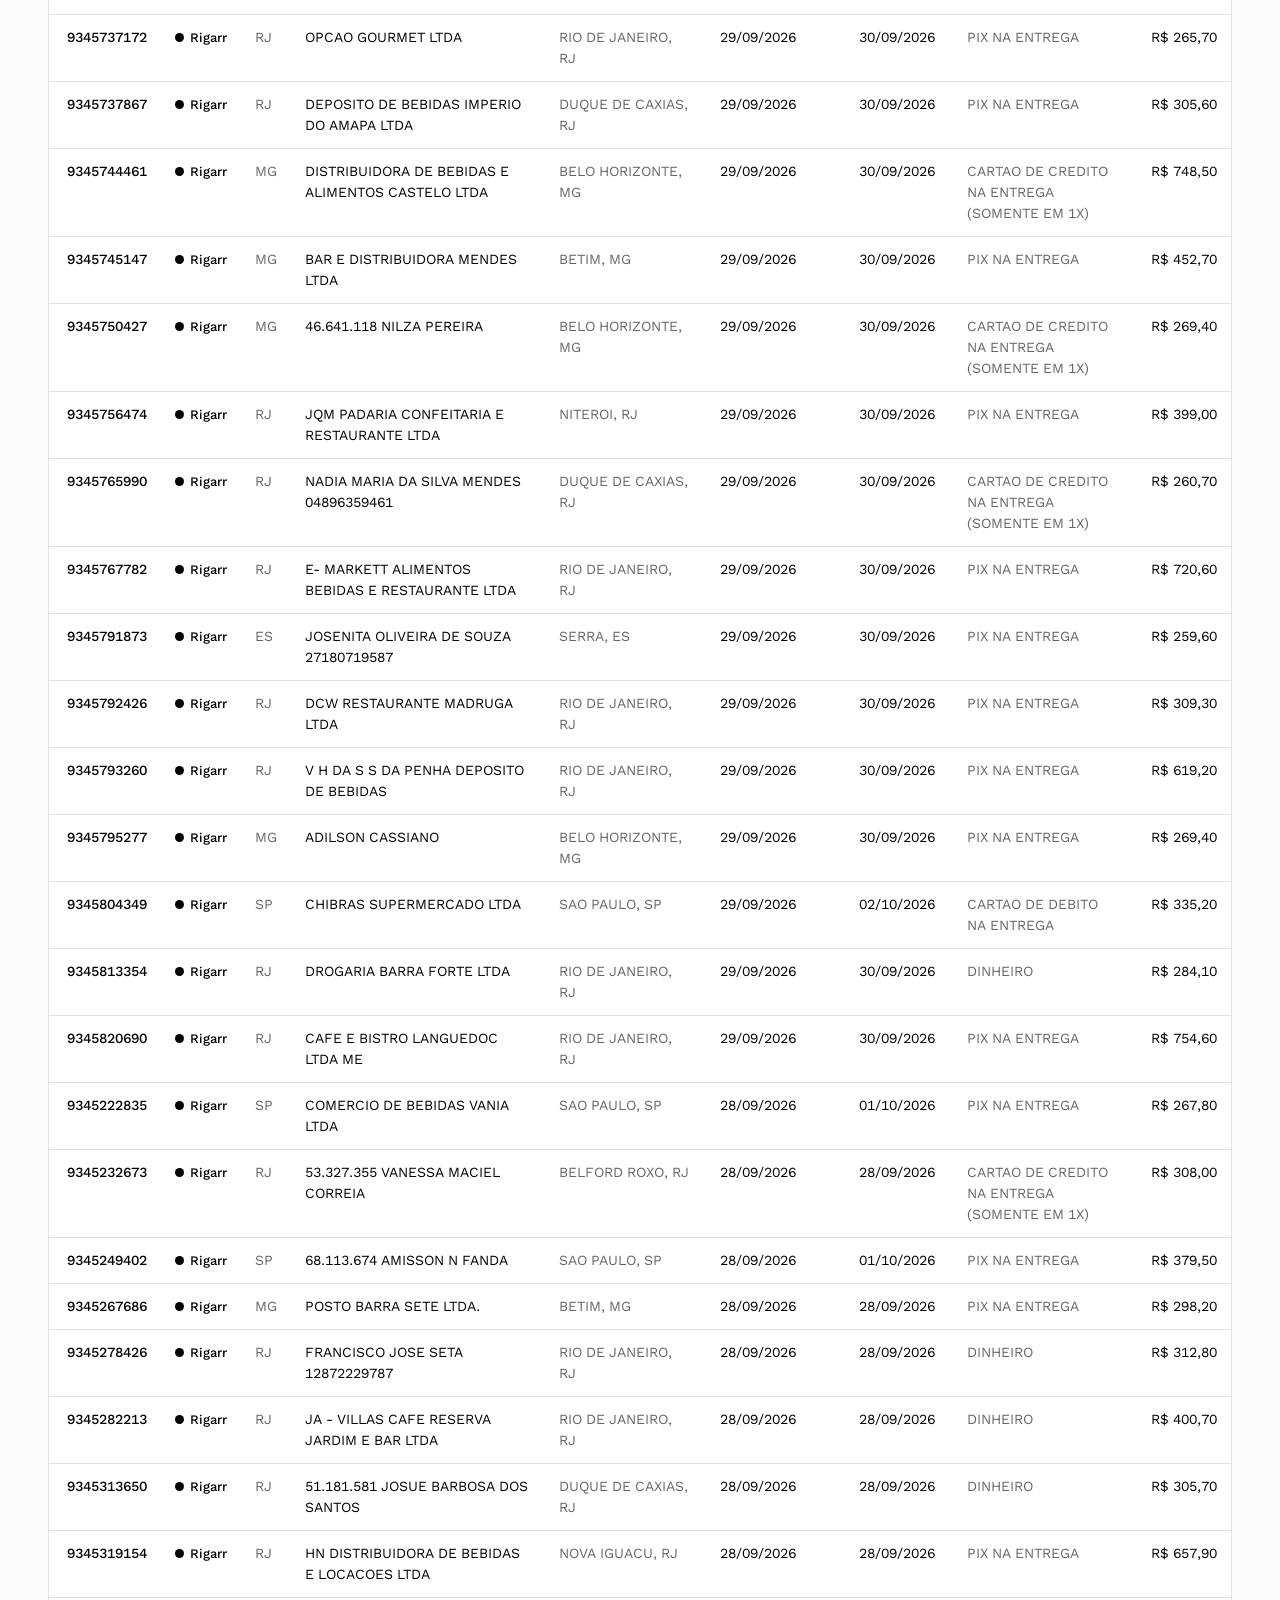
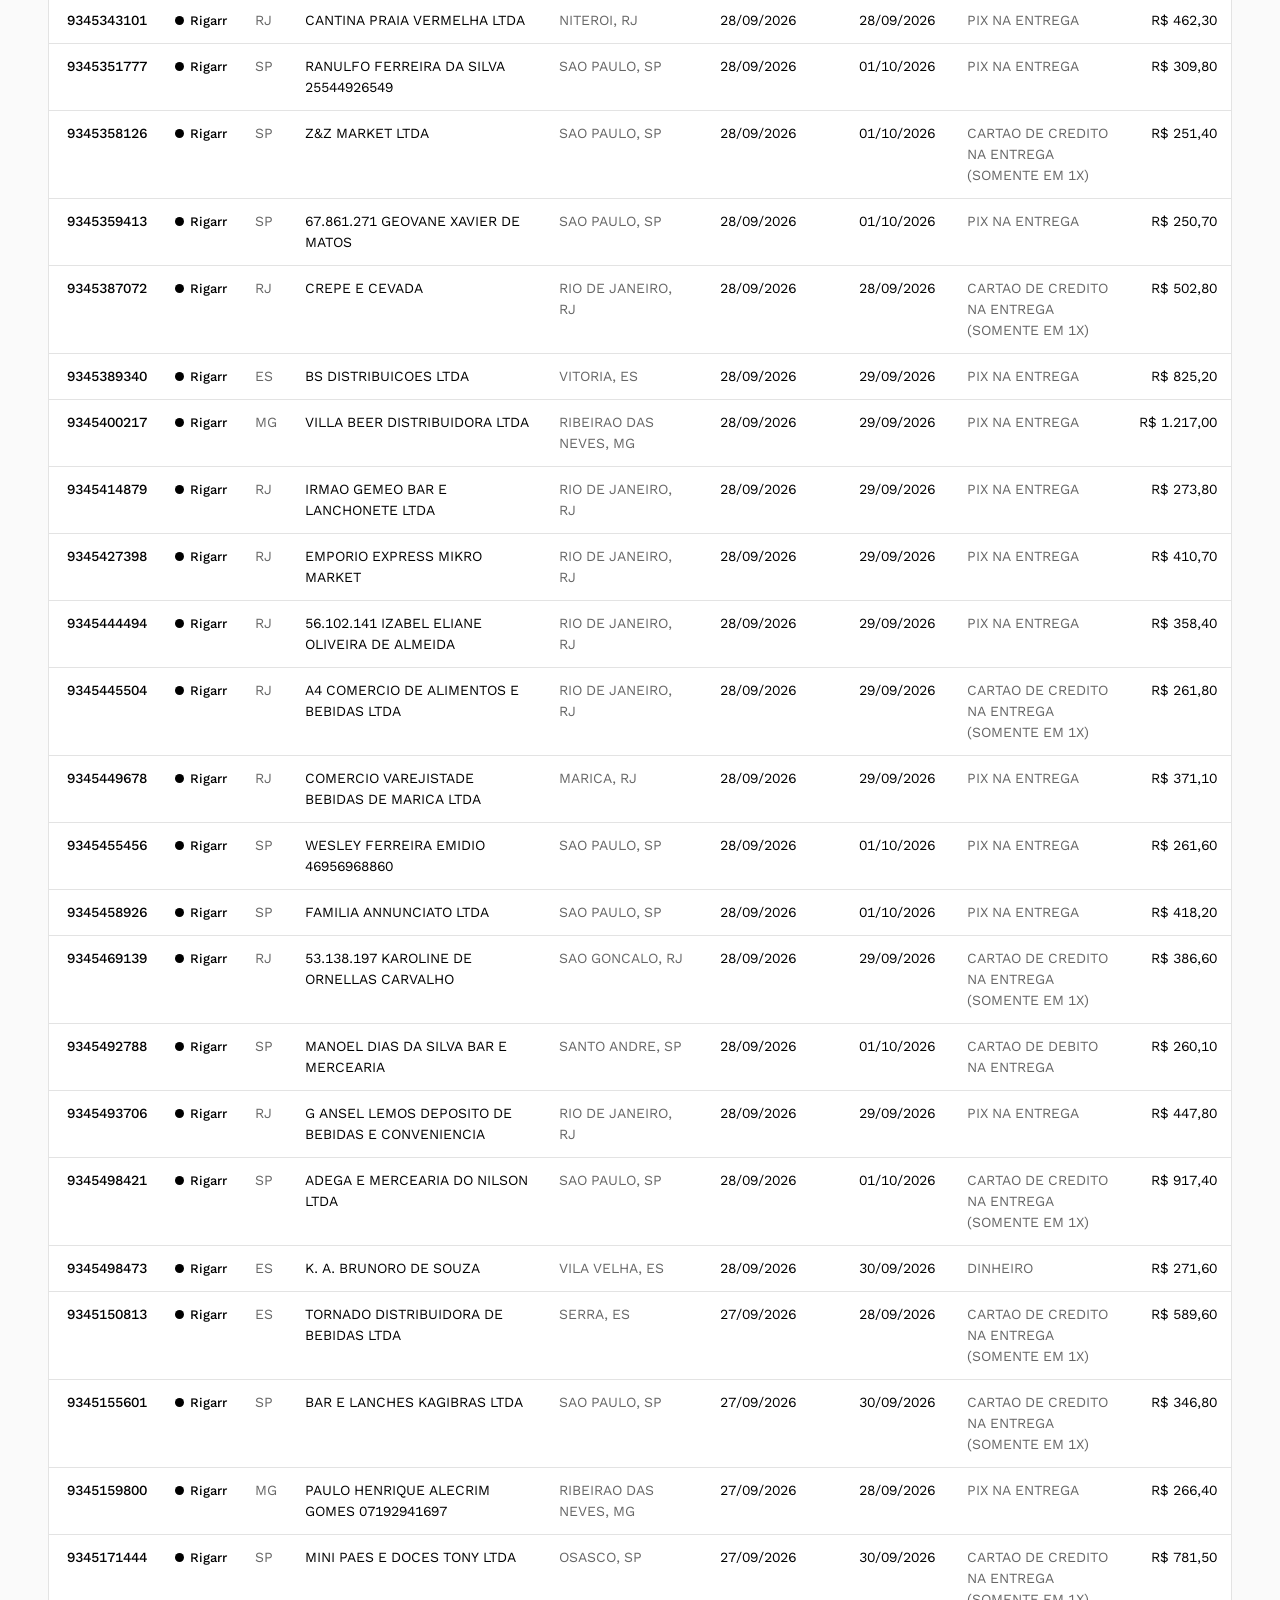
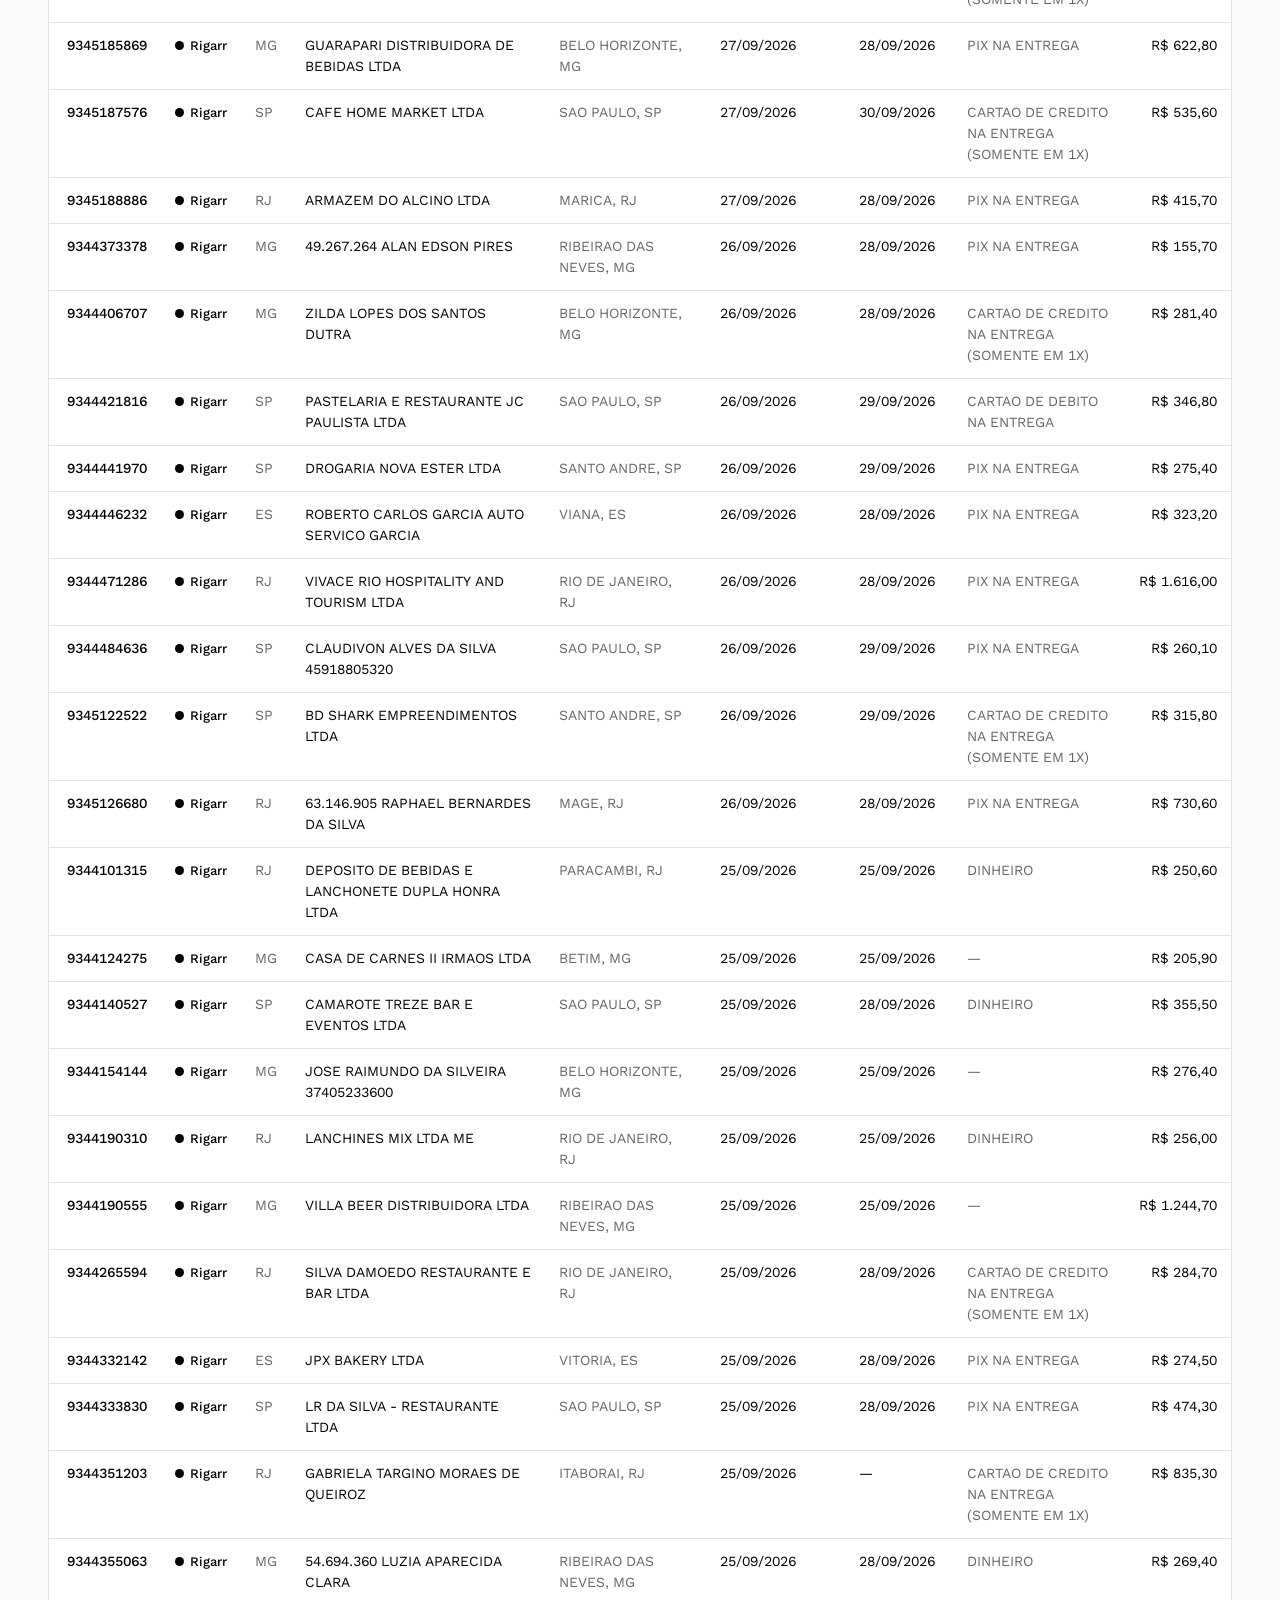
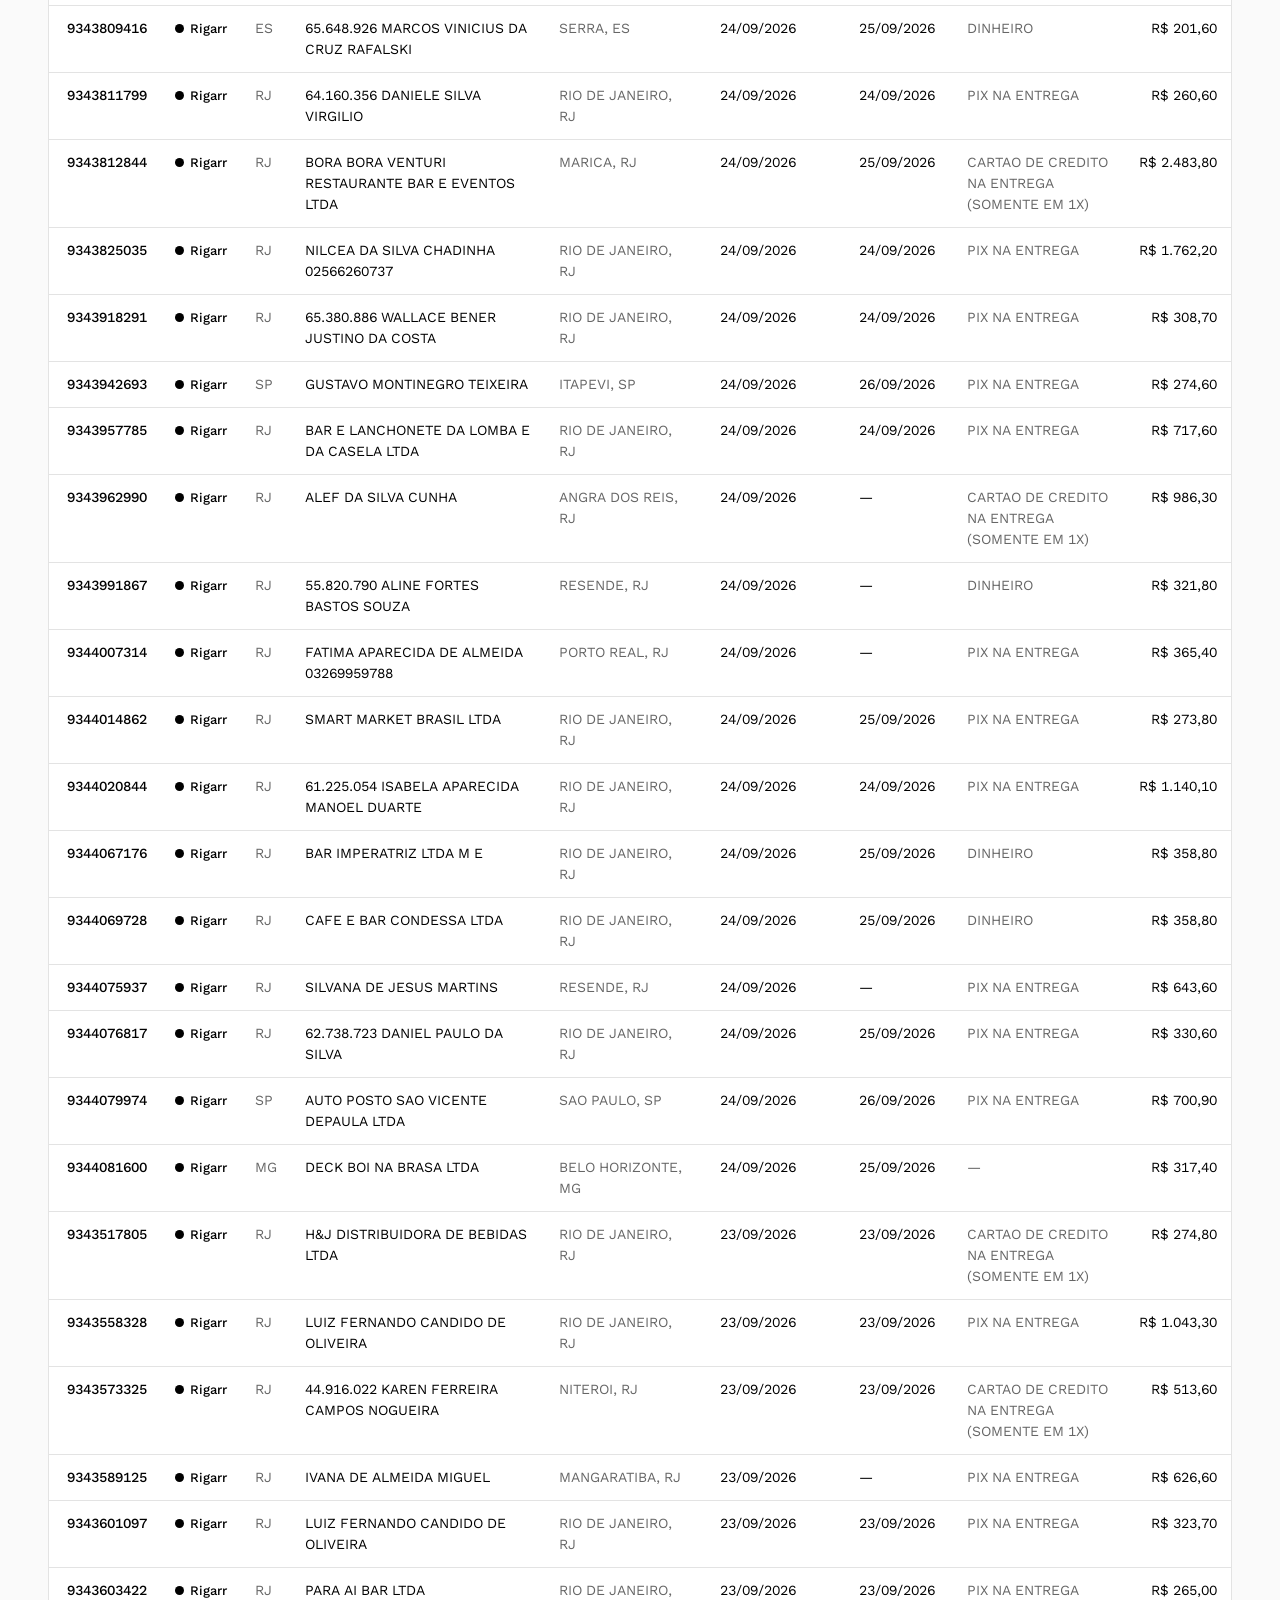
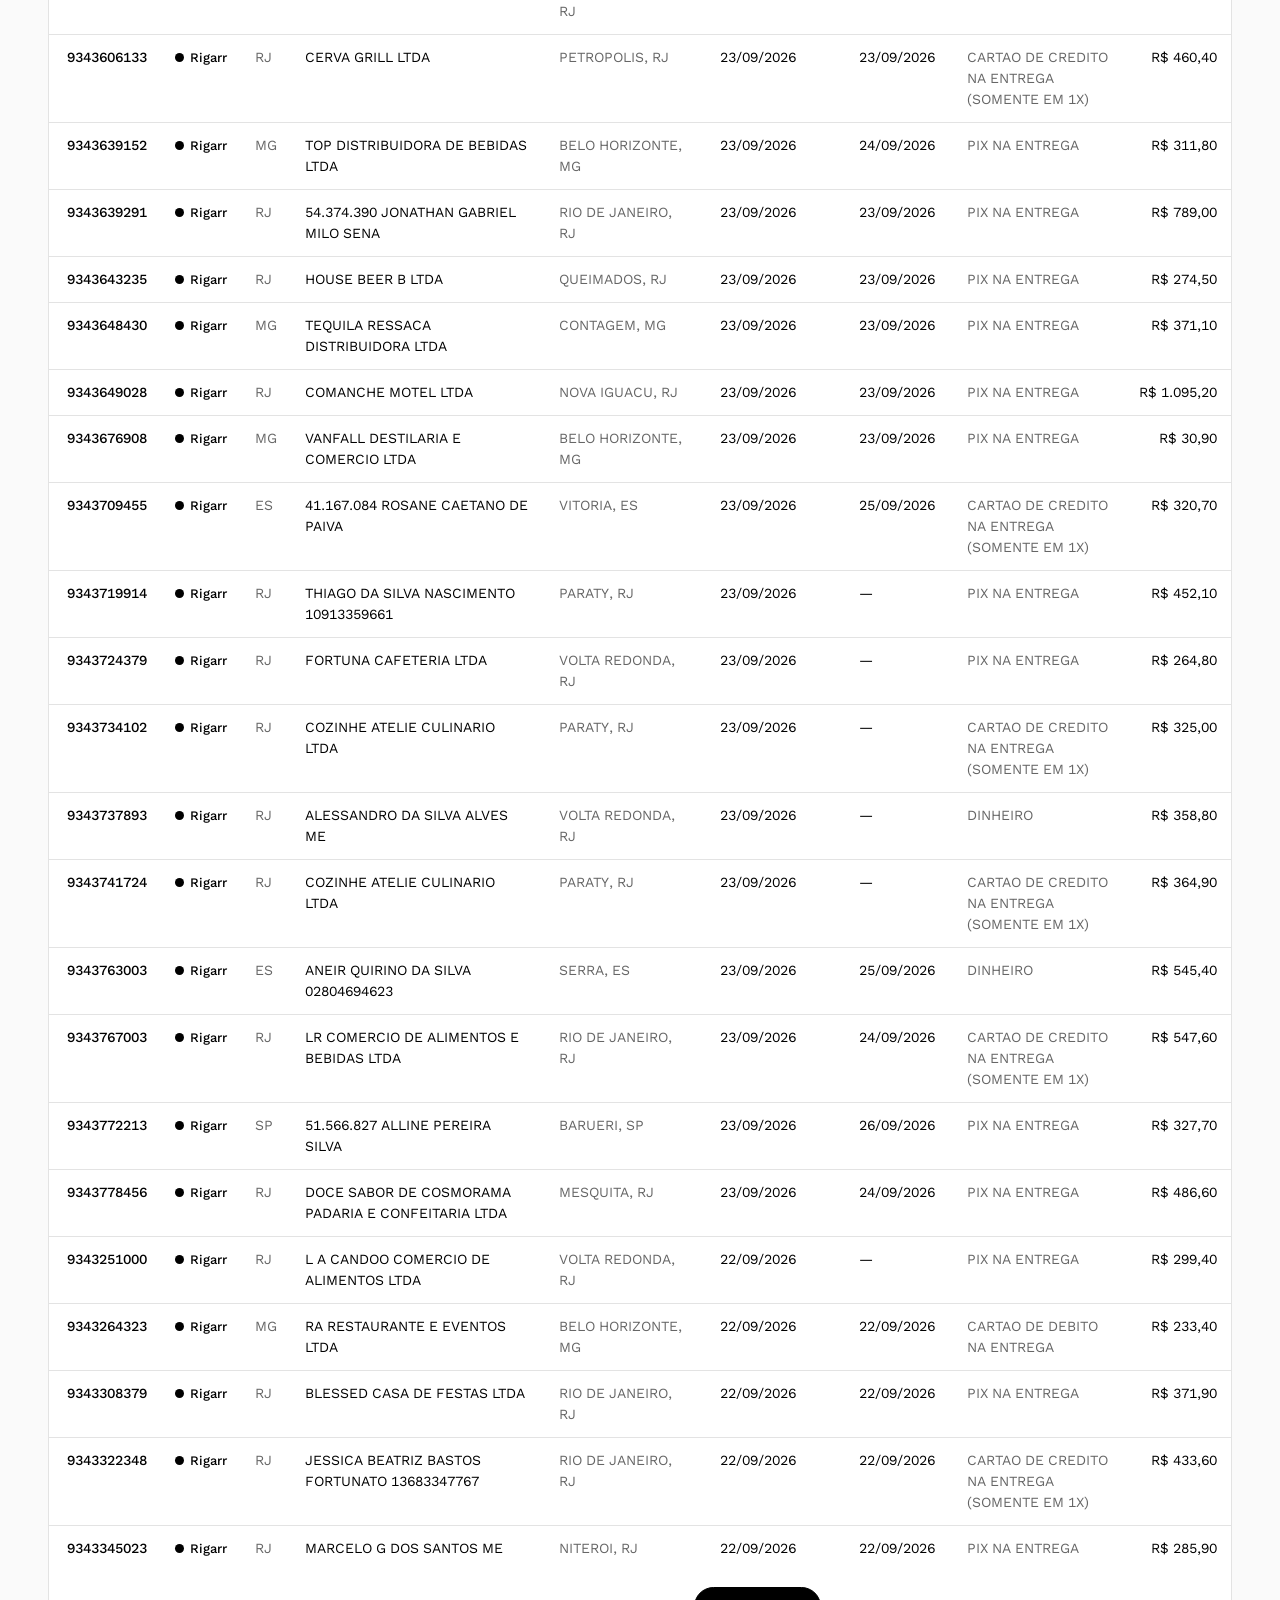
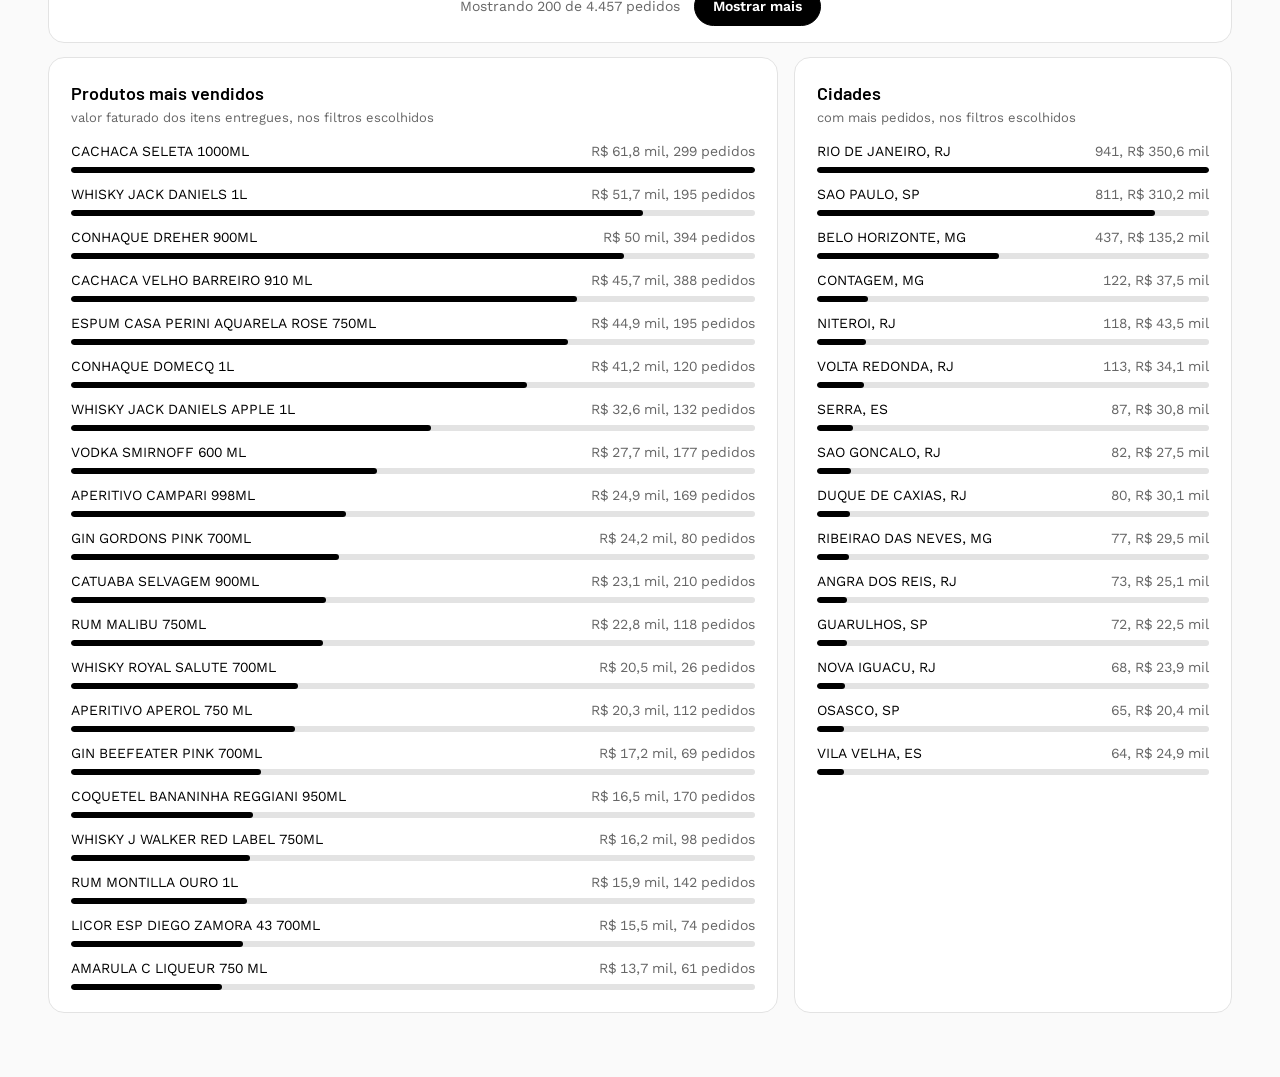
<file: entregues.html>
<!doctype html>
<html lang="pt-BR">
<head>
<meta charset="utf-8">
<meta name="viewport" content="width=device-width, initial-scale=1">
<meta name="robots" content="noindex, nofollow">
<title>Pedidos Entregues</title>
<link rel="preconnect" href="https://fonts.googleapis.com">
<link href="https://fonts.googleapis.com/css2?family=Barlow:wght@500;600;700&family=Barlow+Condensed:wght@600;800;900&family=Work+Sans:wght@400;500;600&display=swap" rel="stylesheet">
<!-- ?v= evita que o navegador mostre dados antigos do cache -->
<script>document.write('<link rel="stylesheet" href="estilo.css?v=' + Date.now() + '">')</script>
<script>document.write('<script src="dados.js?v=' + Date.now() + '"><\/script>')</script>
<script>document.write('<script src="comum.js?v=' + Date.now() + '"><\/script>')</script>
<script>document.write('<script src="pedidos_historico.js?v=' + Date.now() + '"><\/script>')</script>
</head>
<body>
<main>
  <h1>Pedidos entregues</h1>
  <p class="sub">Pedidos faturados no Winthor ou entregues no BEES. Clique em um pedido para ver os itens</p>

  <div class="filtros f-hist">
    <input id="f-busca" type="search" placeholder="Buscar pedido, cliente, cidade, motivo ou produto">
    <select id="f-ano"></select>
    <select id="f-mes"></select>
    <select id="f-filial"><option value="">Todas as filiais</option></select>
    <select id="f-uf"><option value="">Todos os estados</option></select>
    <select id="f-tipo"><option value="">Entregas completas e parciais</option></select>
    <button class="botao" id="b-csv">Baixar CSV</button>
  </div>

  <div class="grade g-kpi" id="kpis"></div>

  <div class="abas">
    <button class="ativo" data-aba="pedidos">Pedidos</button>
    <button data-aba="resumo">Resumo</button>
  </div>

  <div id="aba-pedidos" class="tabela-wrap"><table id="t-pedidos"></table><div class="mostrar-mais" id="mais"></div></div>
  <div id="aba-resumo" class="grade g-2" hidden style="margin-top:14px">
    <div class="card"><h2></h2><div id="r-1"></div></div>
    <div class="card"><h2>Cidades <small>com mais pedidos, nos filtros escolhidos</small></h2><div id="r-2"></div></div>
  </div>
</main>

<script>paginaHistorico("entregues");</script>
</body>
</html>
</file>
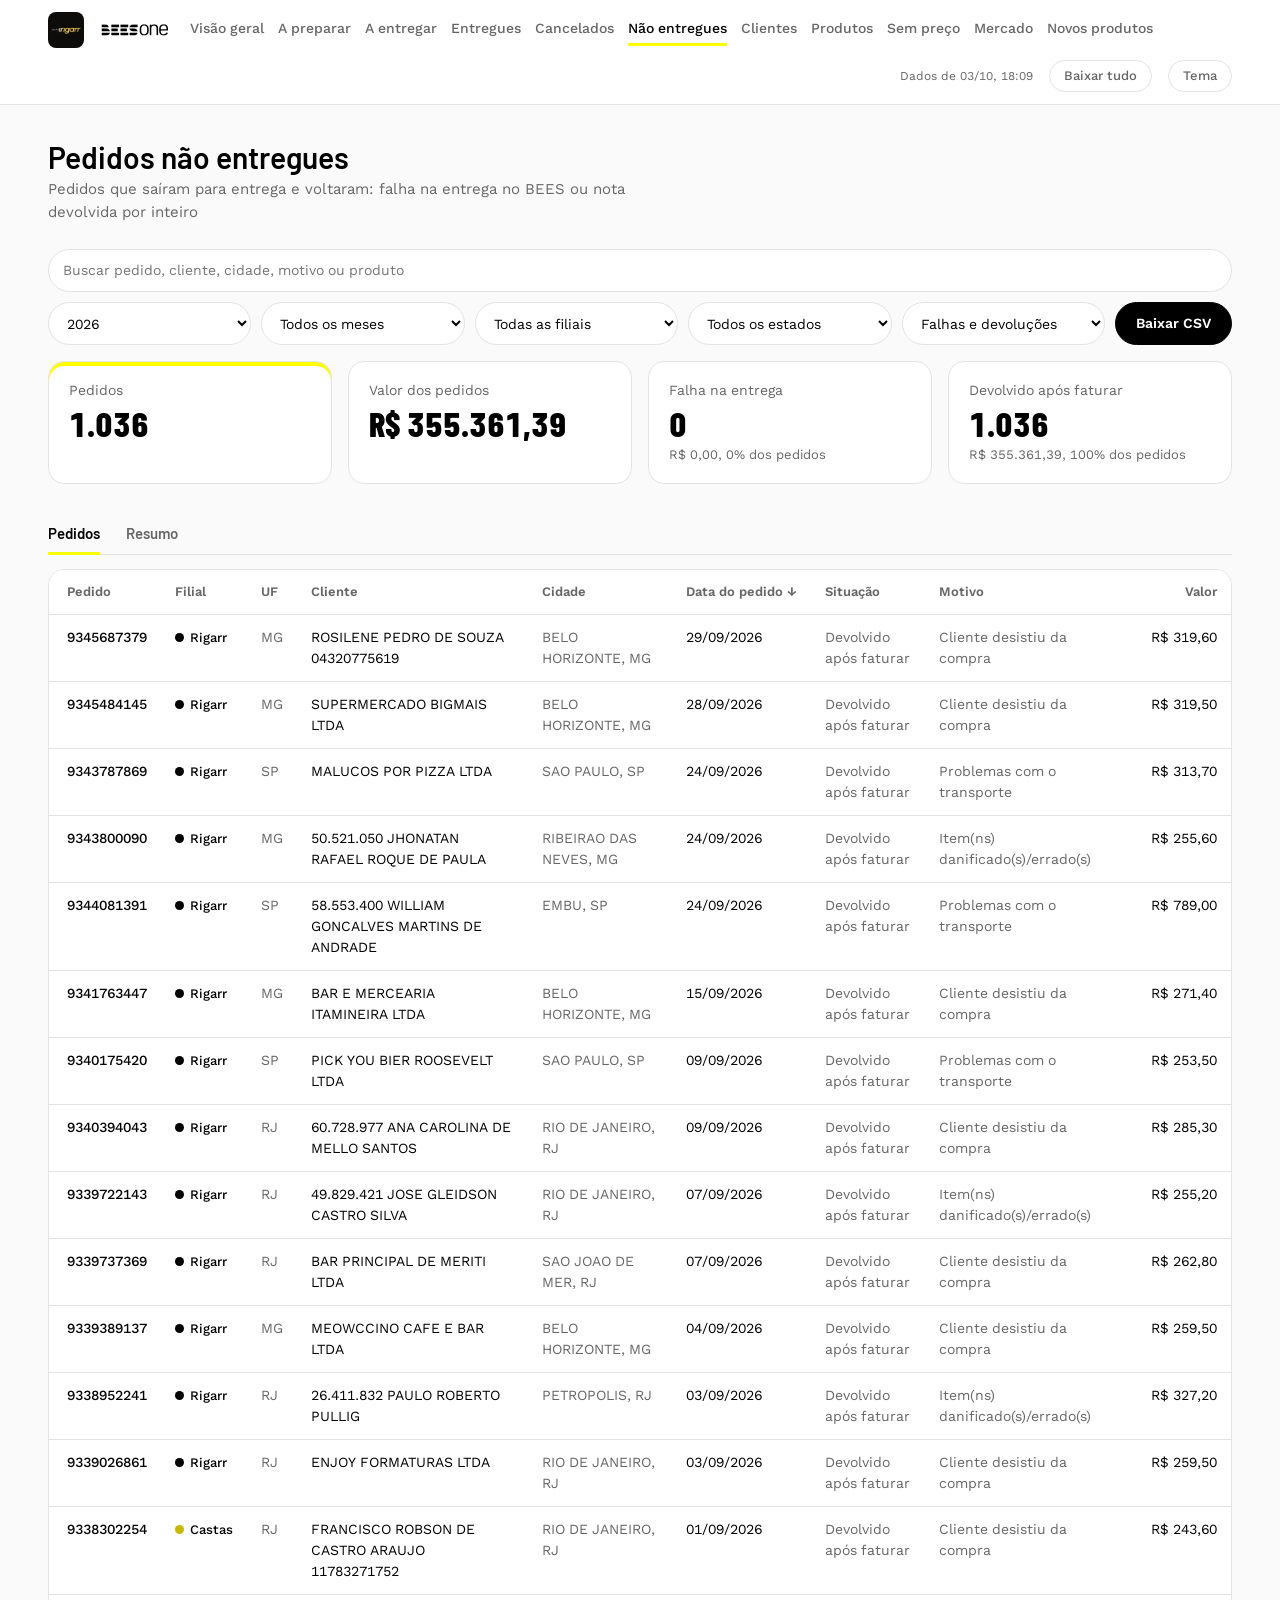
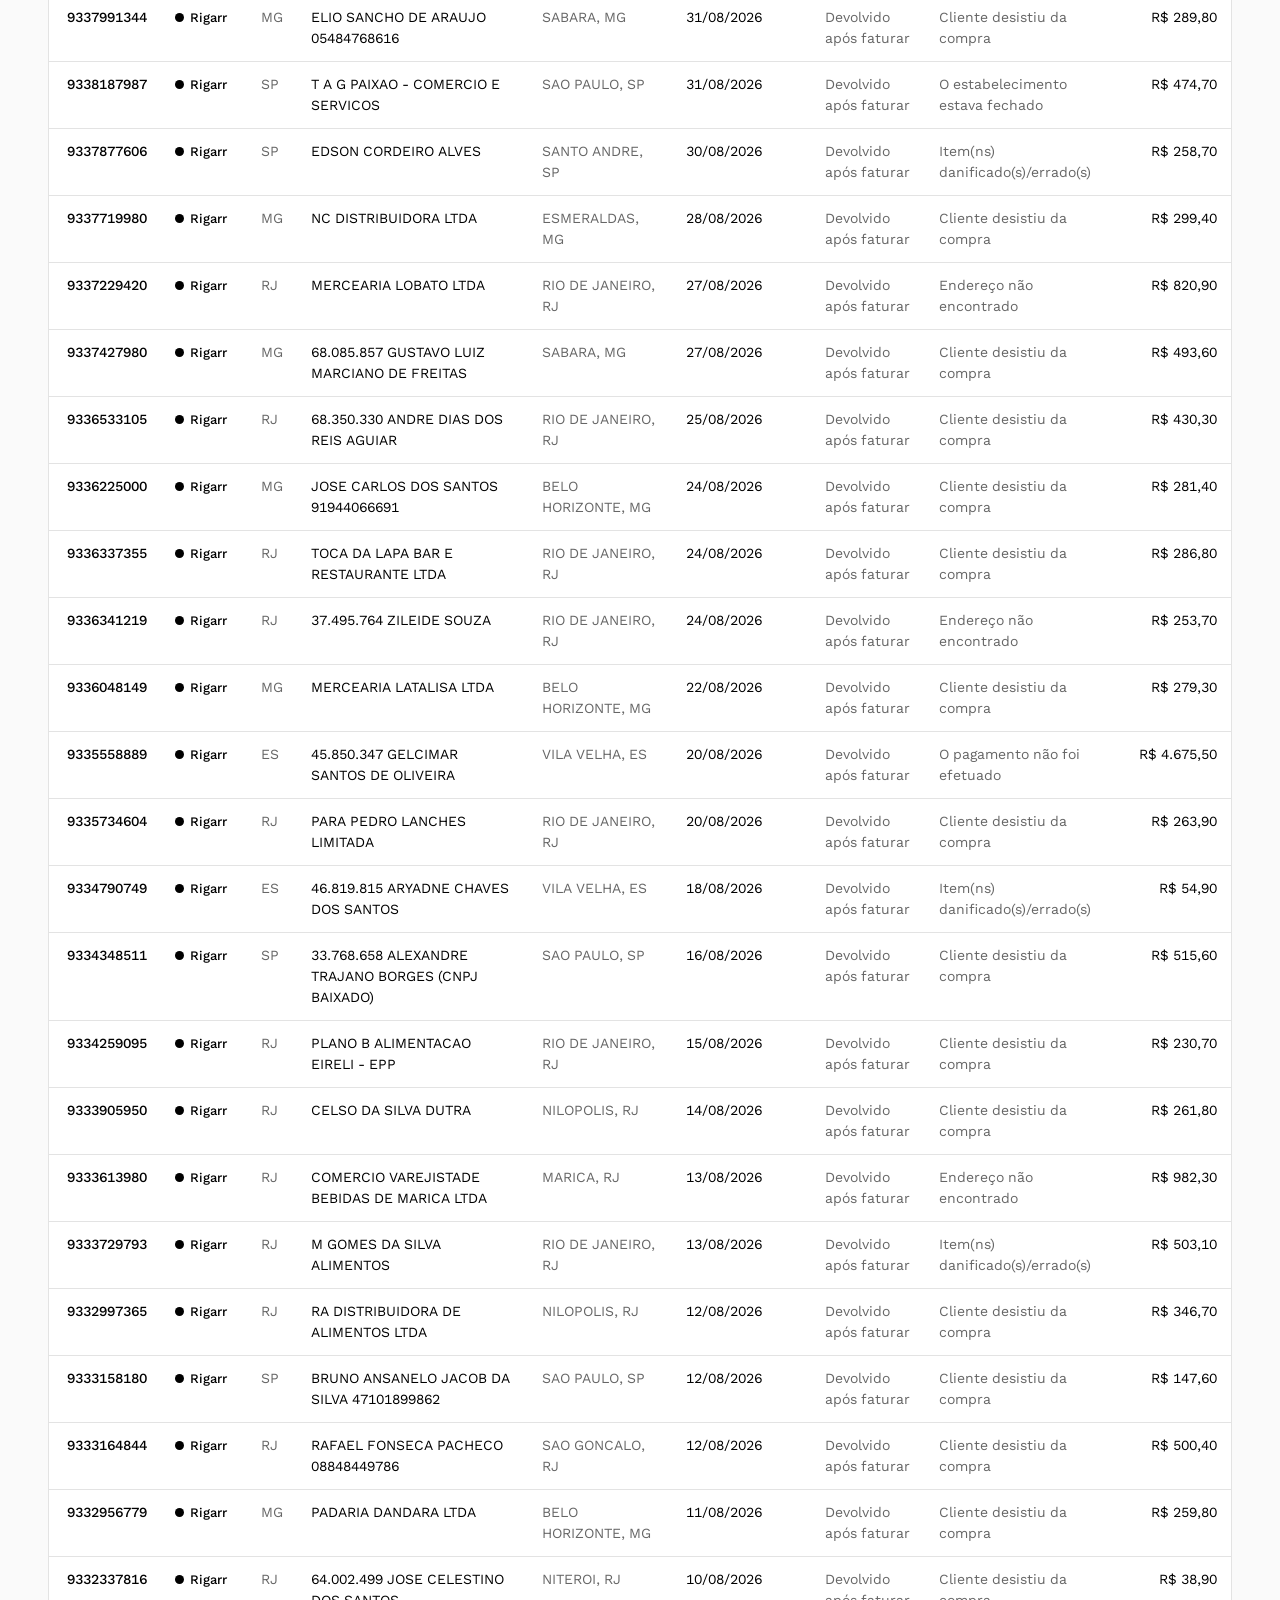
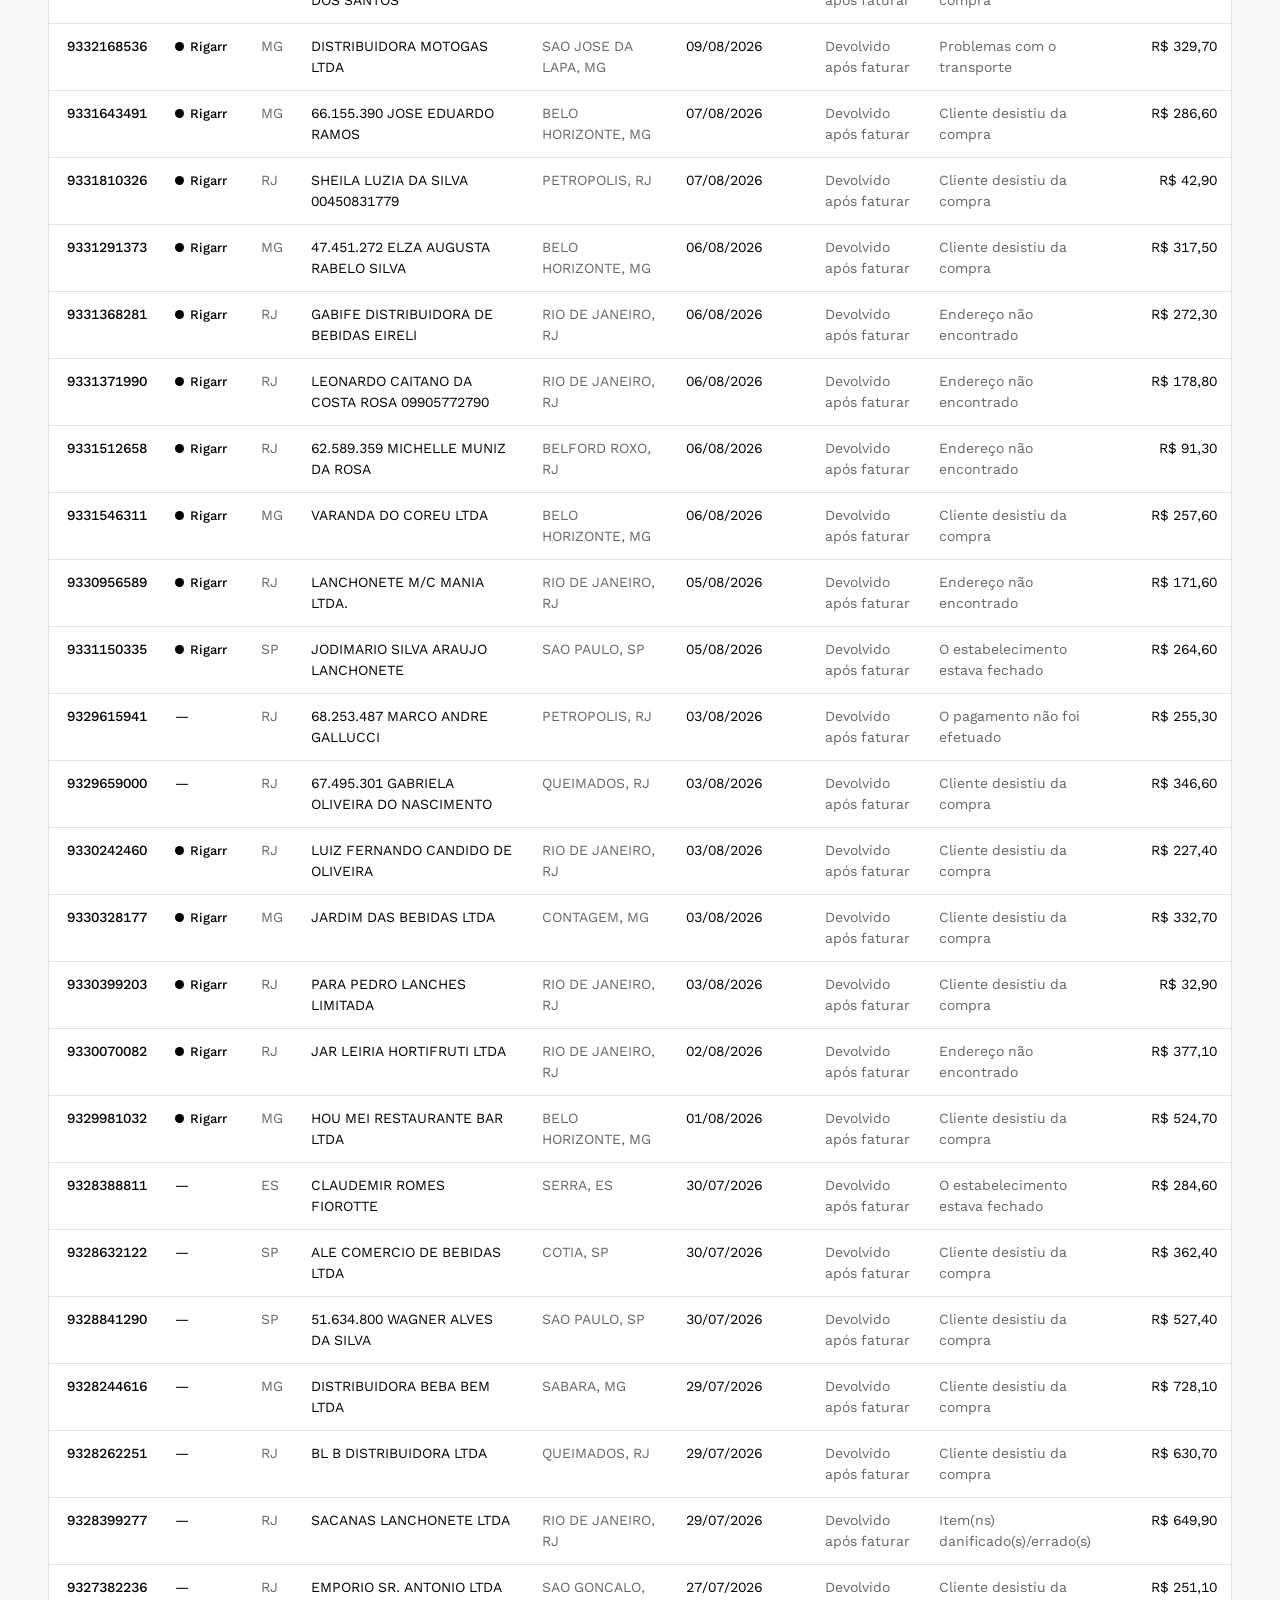
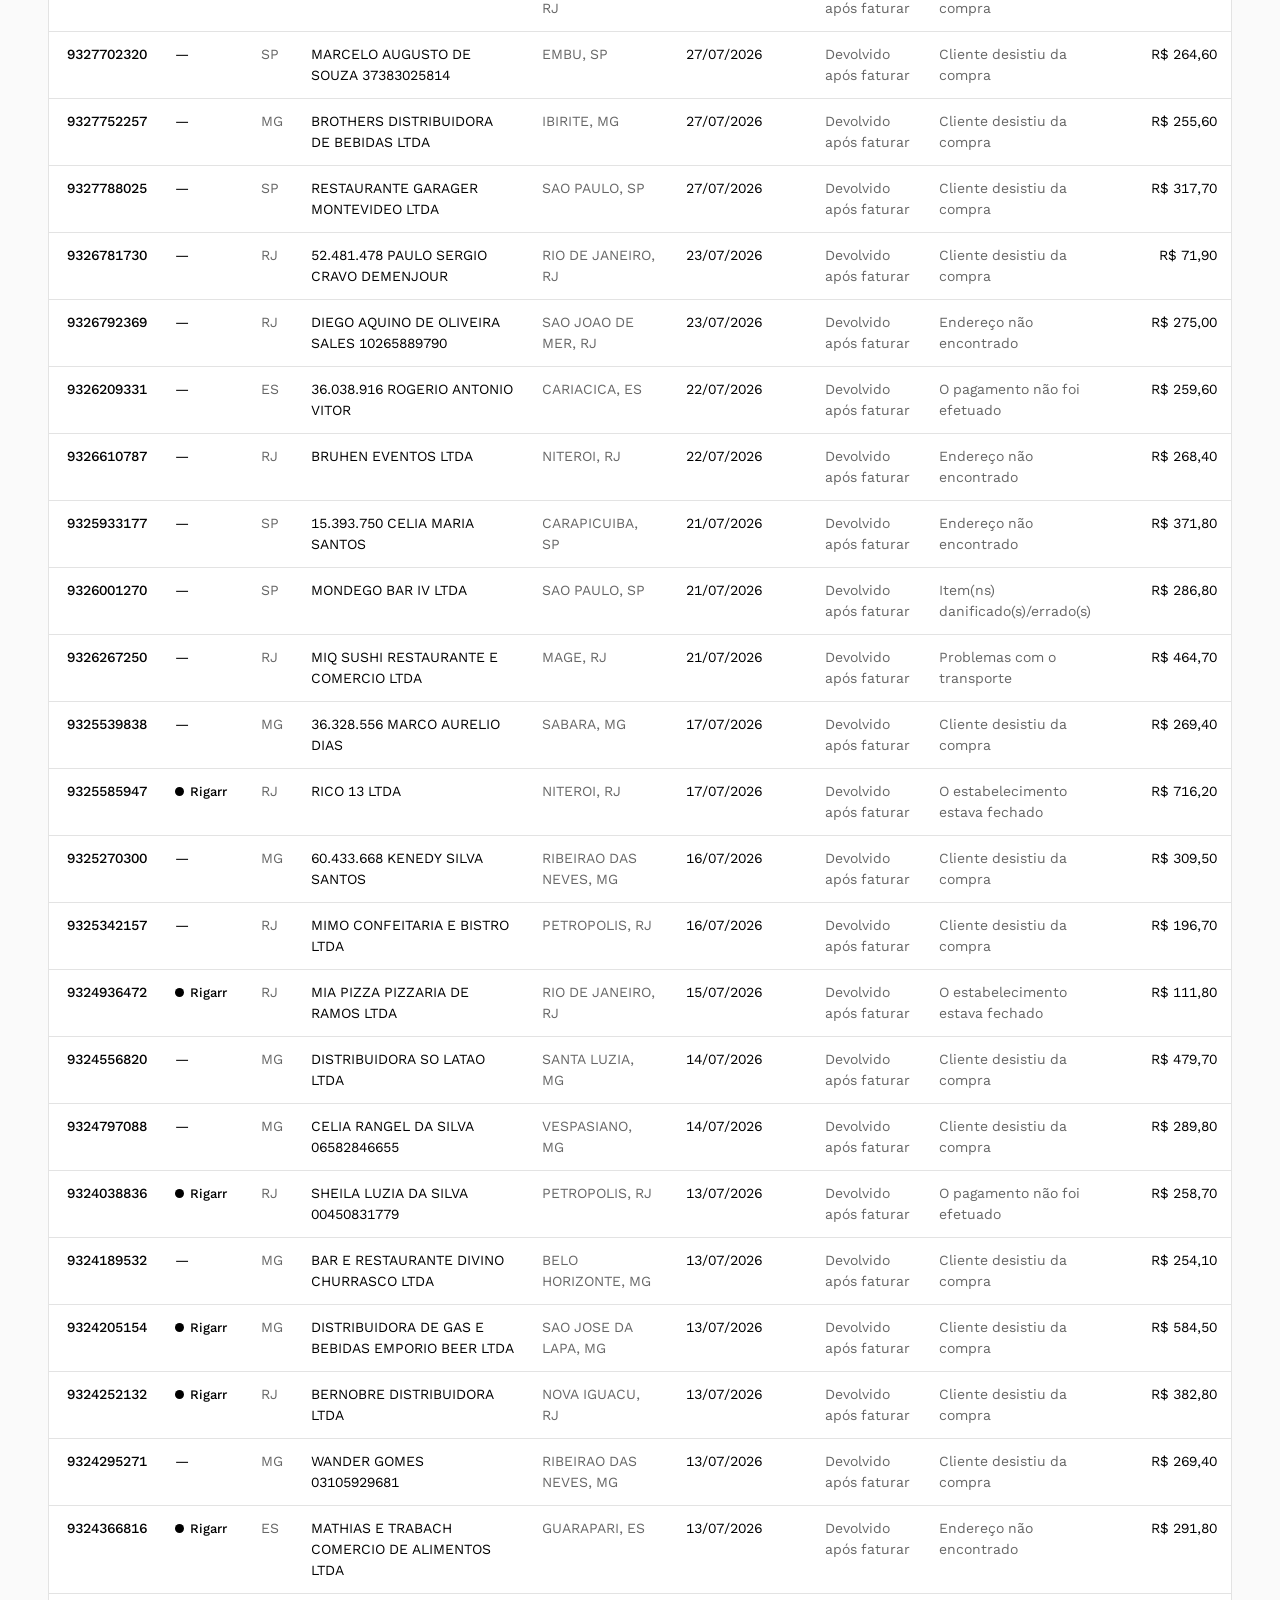
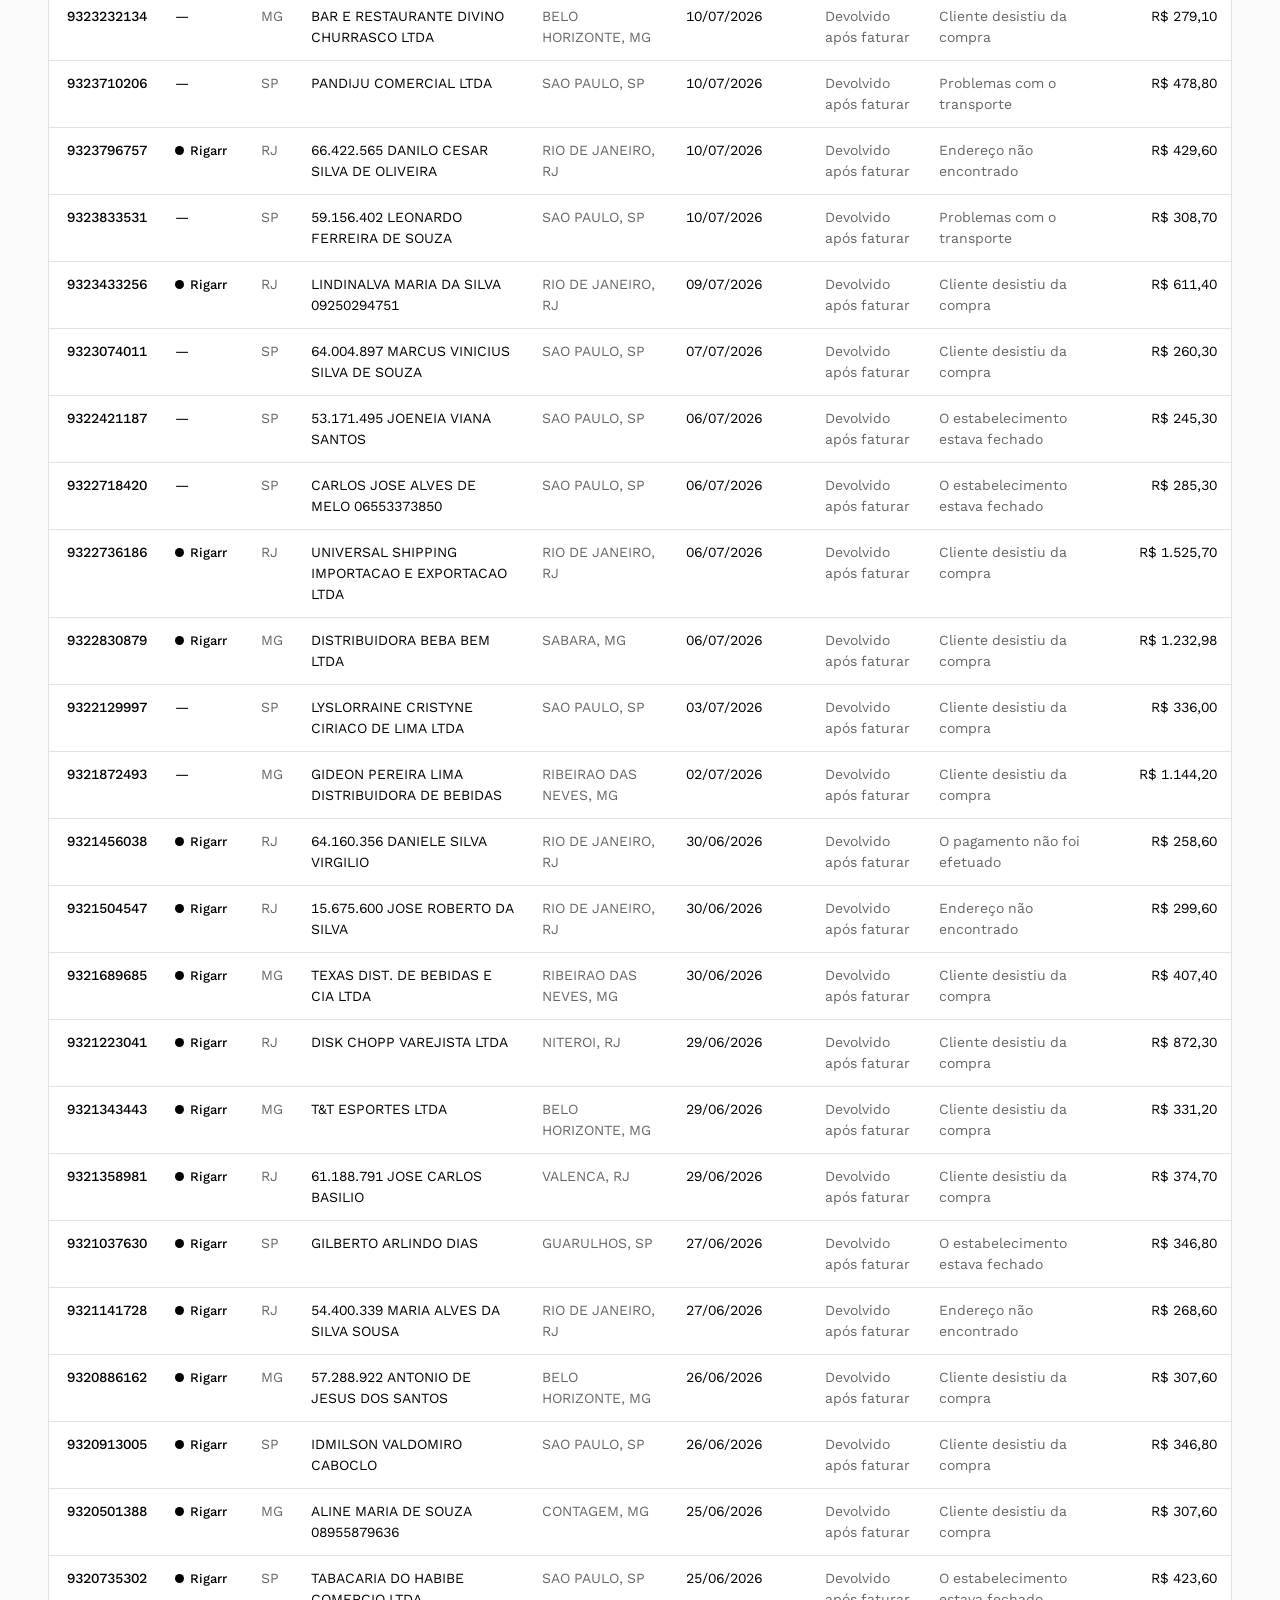
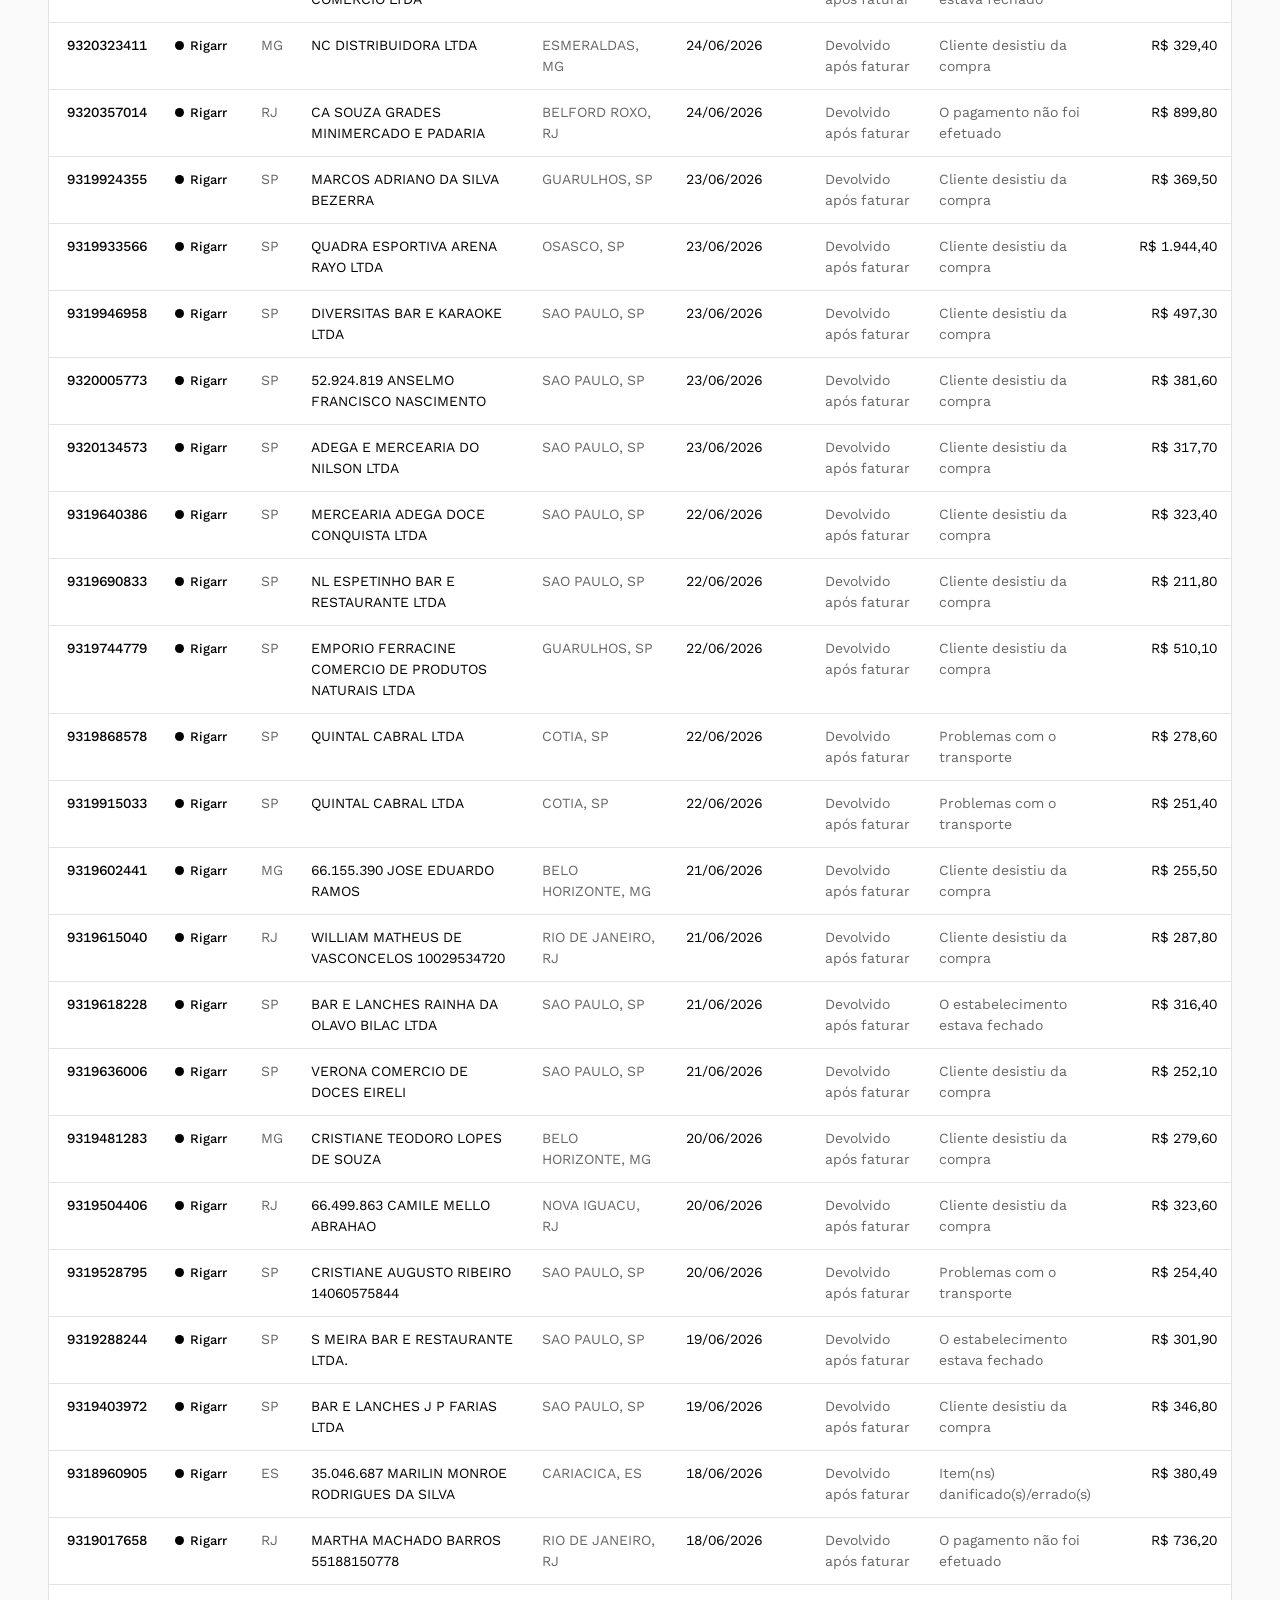
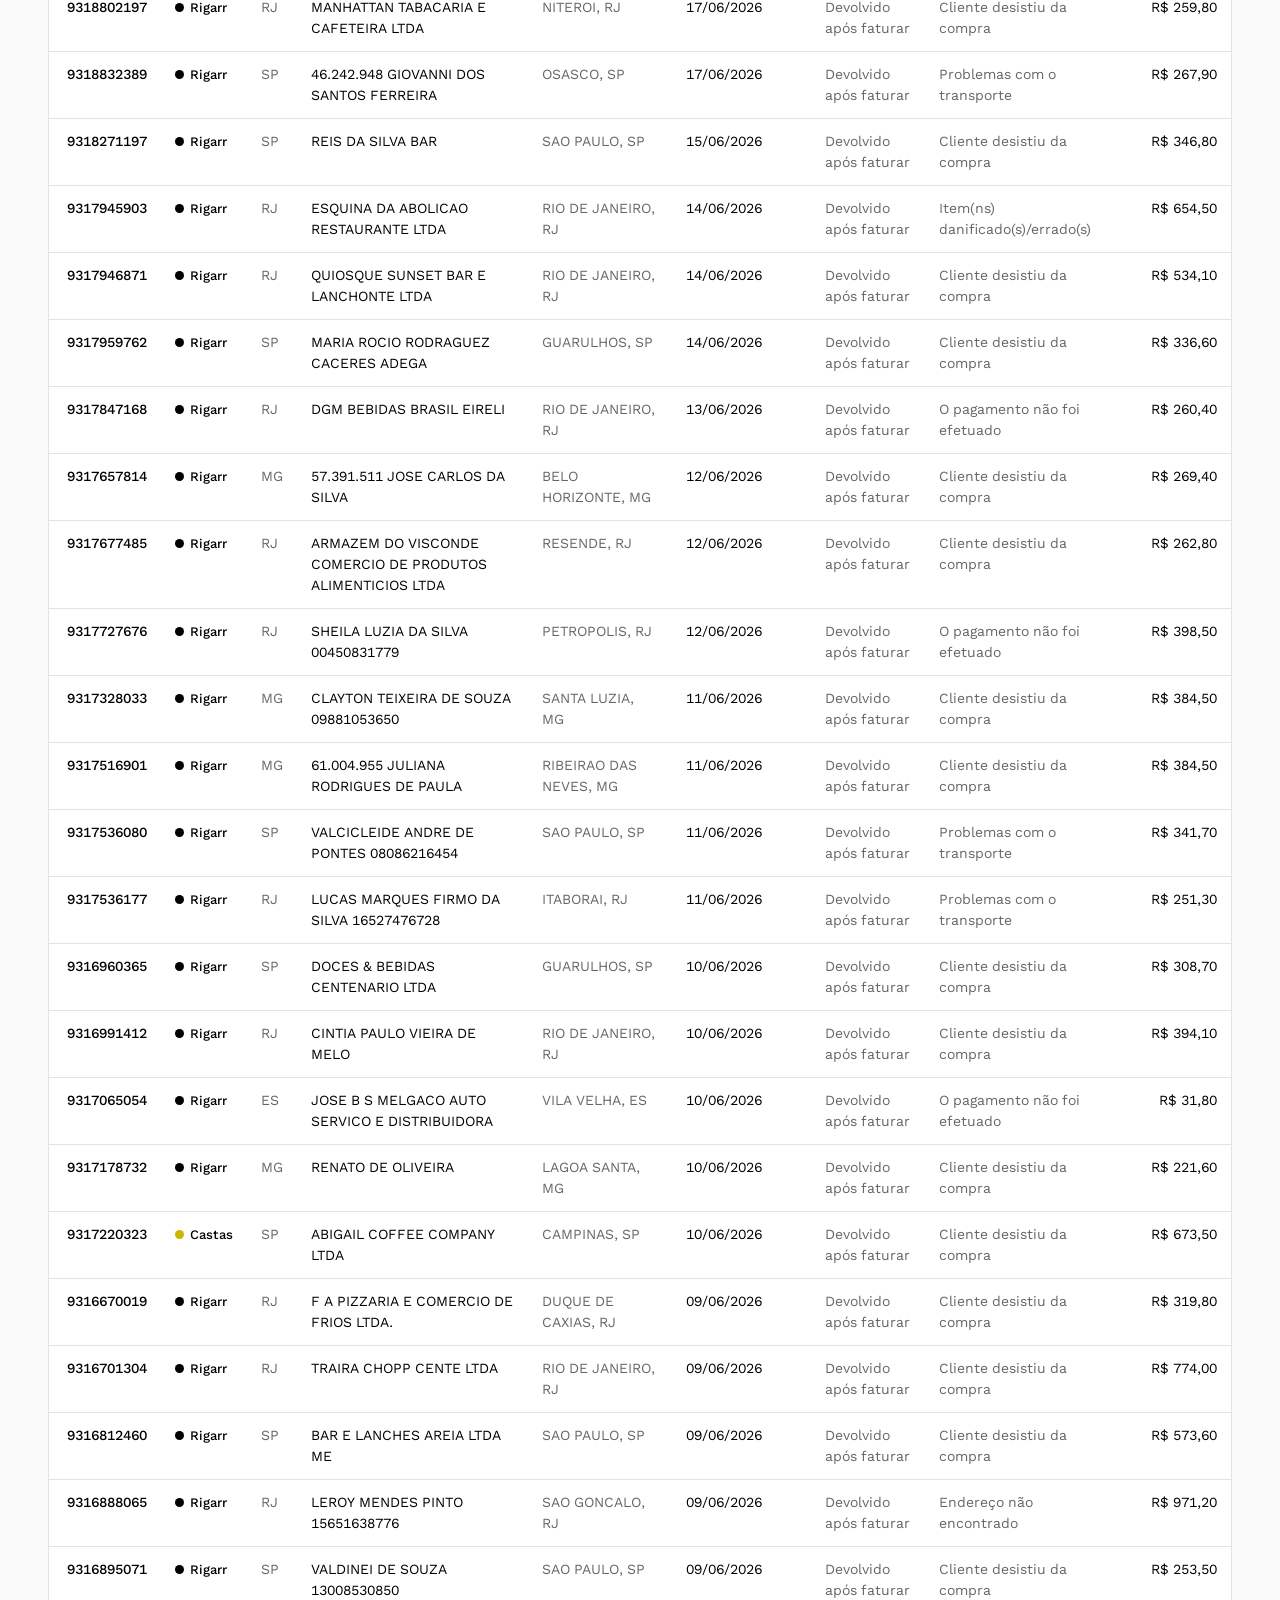
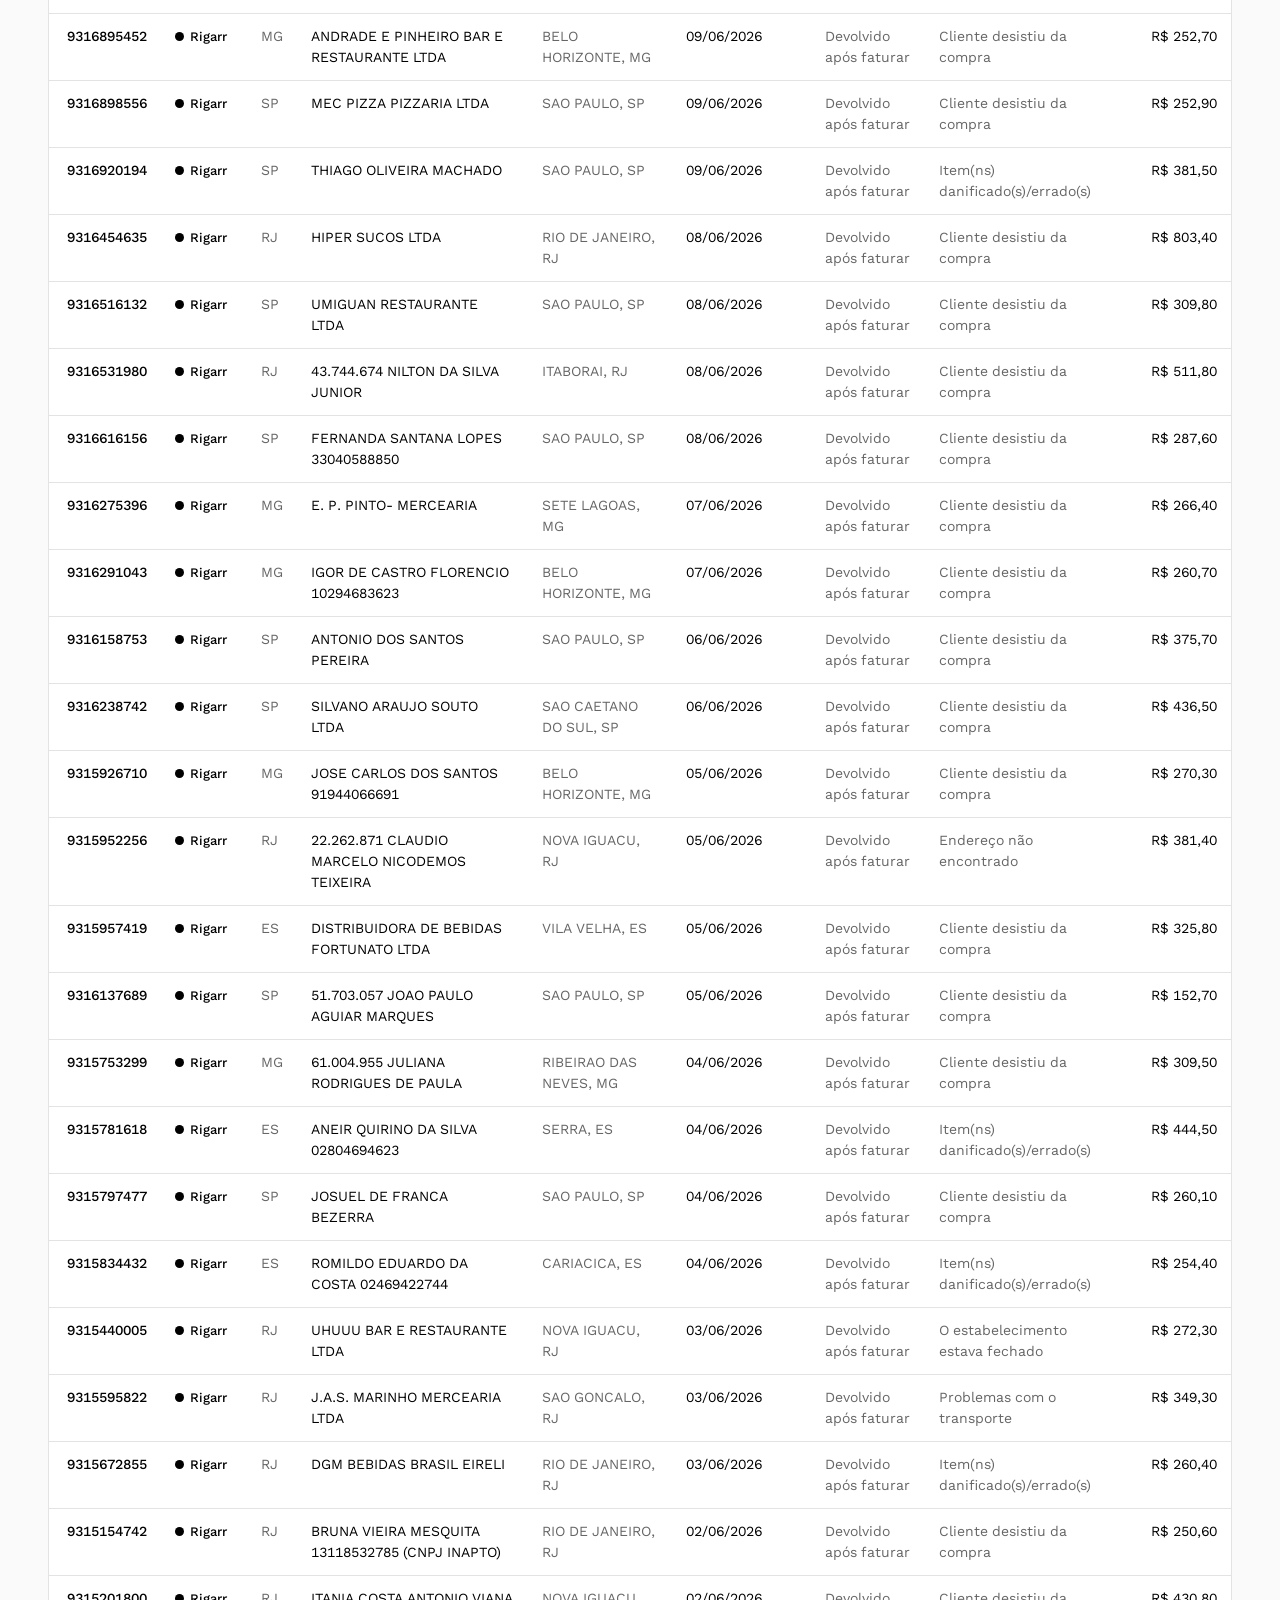
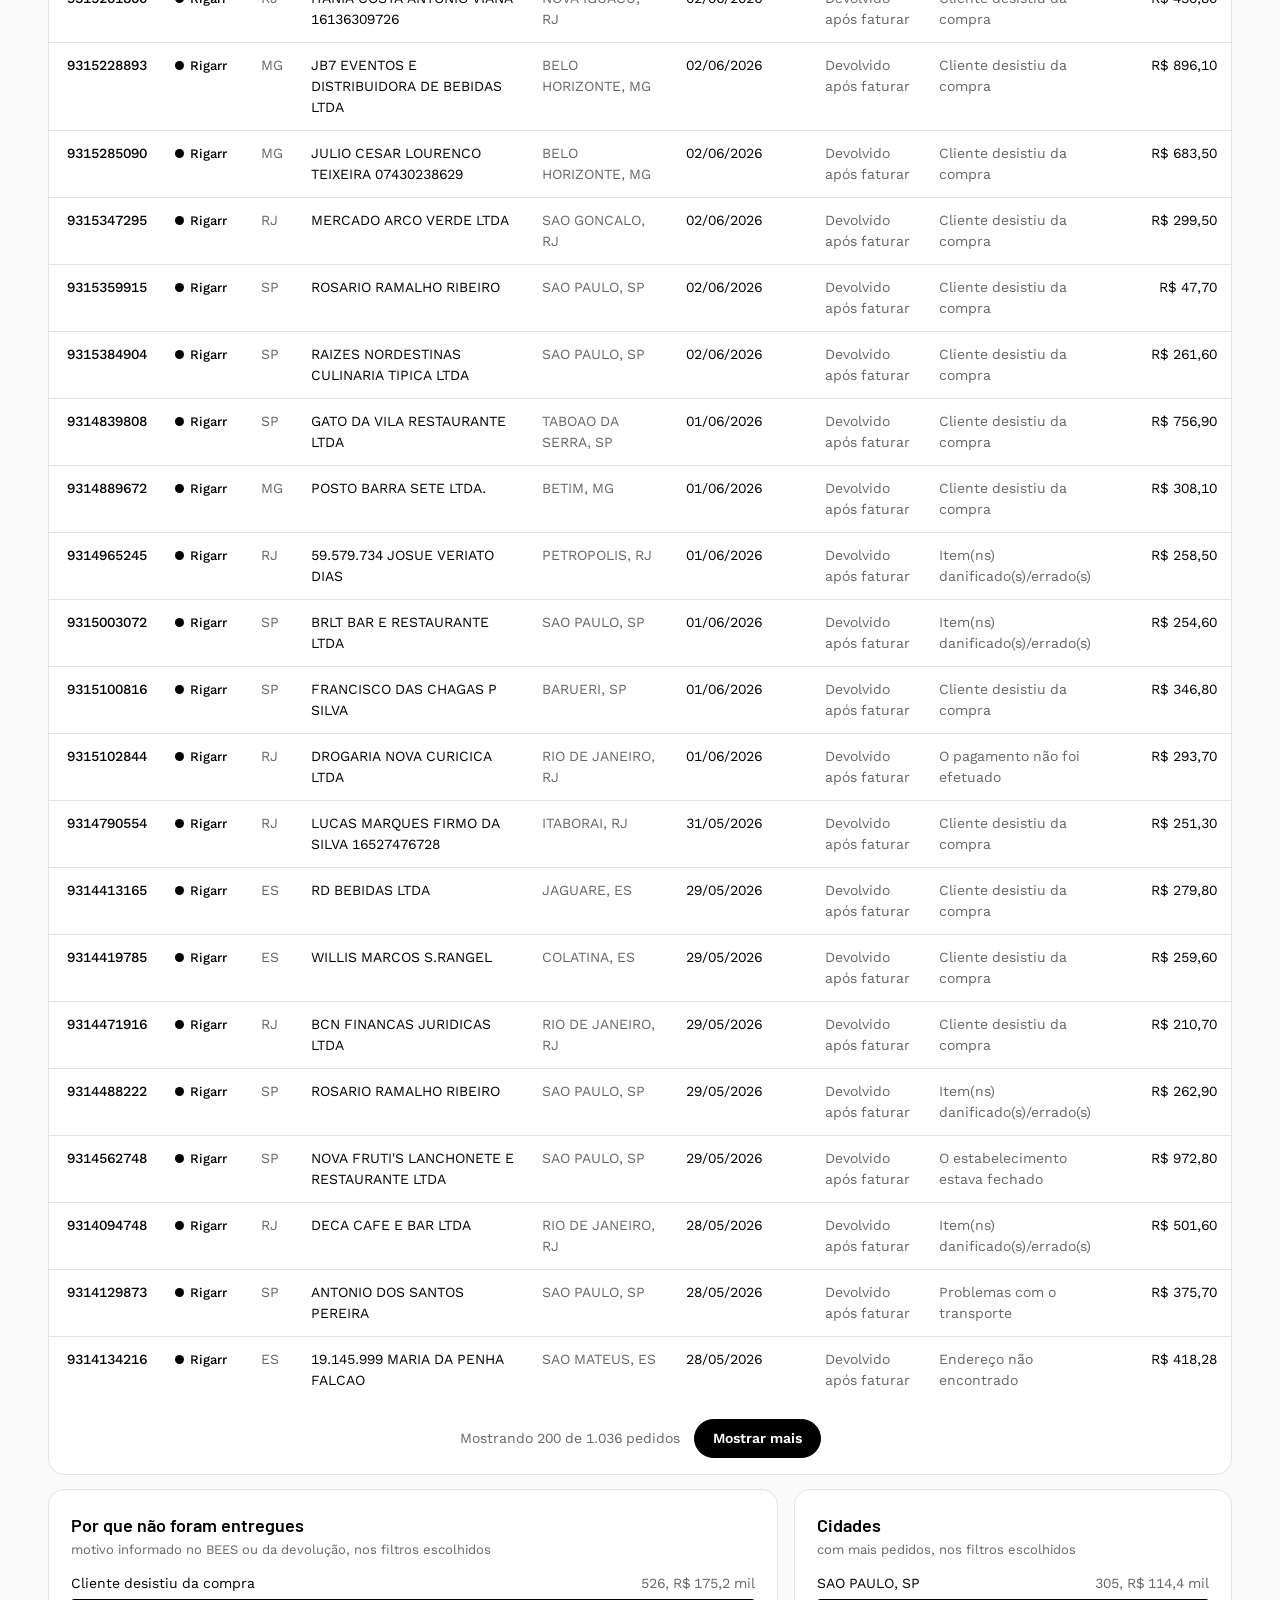
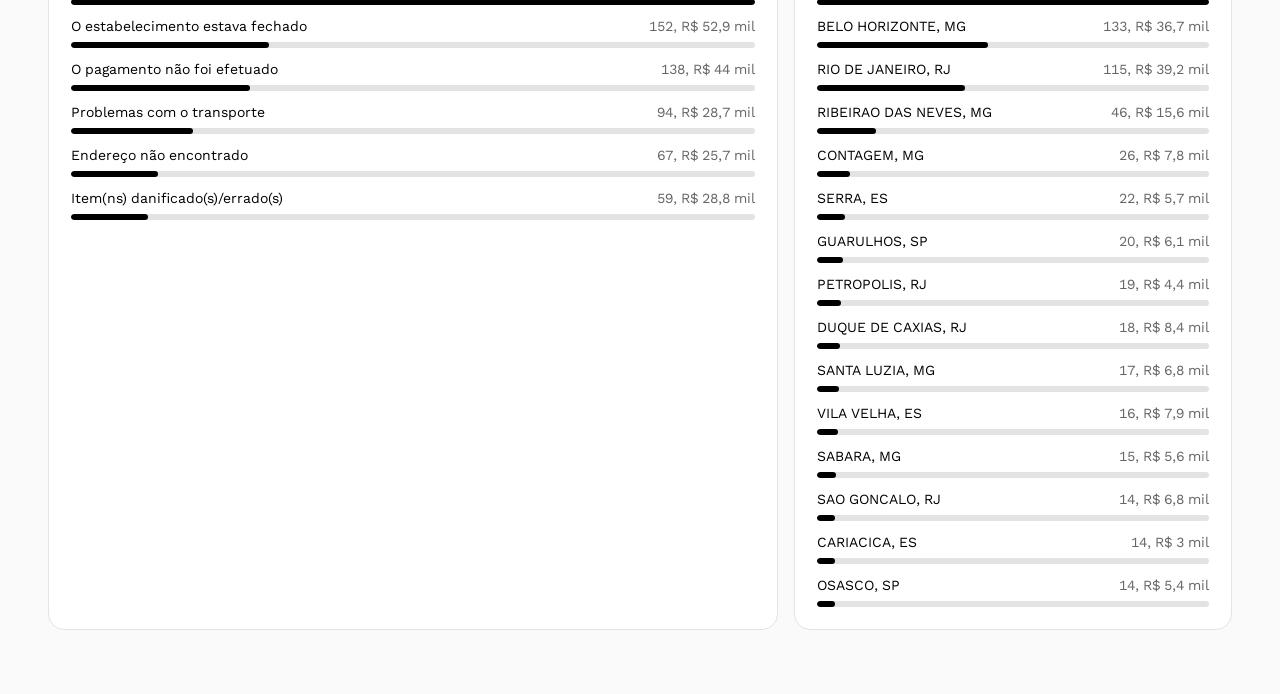
<file: nao_entregues.html>
<!doctype html>
<html lang="pt-BR">
<head>
<meta charset="utf-8">
<meta name="viewport" content="width=device-width, initial-scale=1">
<meta name="robots" content="noindex, nofollow">
<title>Pedidos Não Entregues</title>
<link rel="preconnect" href="https://fonts.googleapis.com">
<link href="https://fonts.googleapis.com/css2?family=Barlow:wght@500;600;700&family=Barlow+Condensed:wght@600;800;900&family=Work+Sans:wght@400;500;600&display=swap" rel="stylesheet">
<!-- ?v= evita que o navegador mostre dados antigos do cache -->
<script>document.write('<link rel="stylesheet" href="estilo.css?v=' + Date.now() + '">')</script>
<script>document.write('<script src="dados.js?v=' + Date.now() + '"><\/script>')</script>
<script>document.write('<script src="comum.js?v=' + Date.now() + '"><\/script>')</script>
<script>document.write('<script src="pedidos_historico.js?v=' + Date.now() + '"><\/script>')</script>
</head>
<body>
<main>
  <h1>Pedidos não entregues</h1>
  <p class="sub">Pedidos que saíram para entrega e voltaram: falha na entrega no BEES ou nota devolvida por inteiro</p>

  <div class="filtros f-hist">
    <input id="f-busca" type="search" placeholder="Buscar pedido, cliente, cidade, motivo ou produto">
    <select id="f-ano"></select>
    <select id="f-mes"></select>
    <select id="f-filial"><option value="">Todas as filiais</option></select>
    <select id="f-uf"><option value="">Todos os estados</option></select>
    <select id="f-tipo"><option value="">Falhas e devoluções</option></select>
    <button class="botao" id="b-csv">Baixar CSV</button>
  </div>

  <div class="grade g-kpi" id="kpis"></div>

  <div class="abas">
    <button class="ativo" data-aba="pedidos">Pedidos</button>
    <button data-aba="resumo">Resumo</button>
  </div>

  <div id="aba-pedidos" class="tabela-wrap"><table id="t-pedidos"></table><div class="mostrar-mais" id="mais"></div></div>
  <div id="aba-resumo" class="grade g-2" hidden style="margin-top:14px">
    <div class="card"><h2></h2><div id="r-1"></div></div>
    <div class="card"><h2>Cidades <small>com mais pedidos, nos filtros escolhidos</small></h2><div id="r-2"></div></div>
  </div>
</main>

<script>paginaHistorico("nao_entregues");</script>
</body>
</html>
</file>
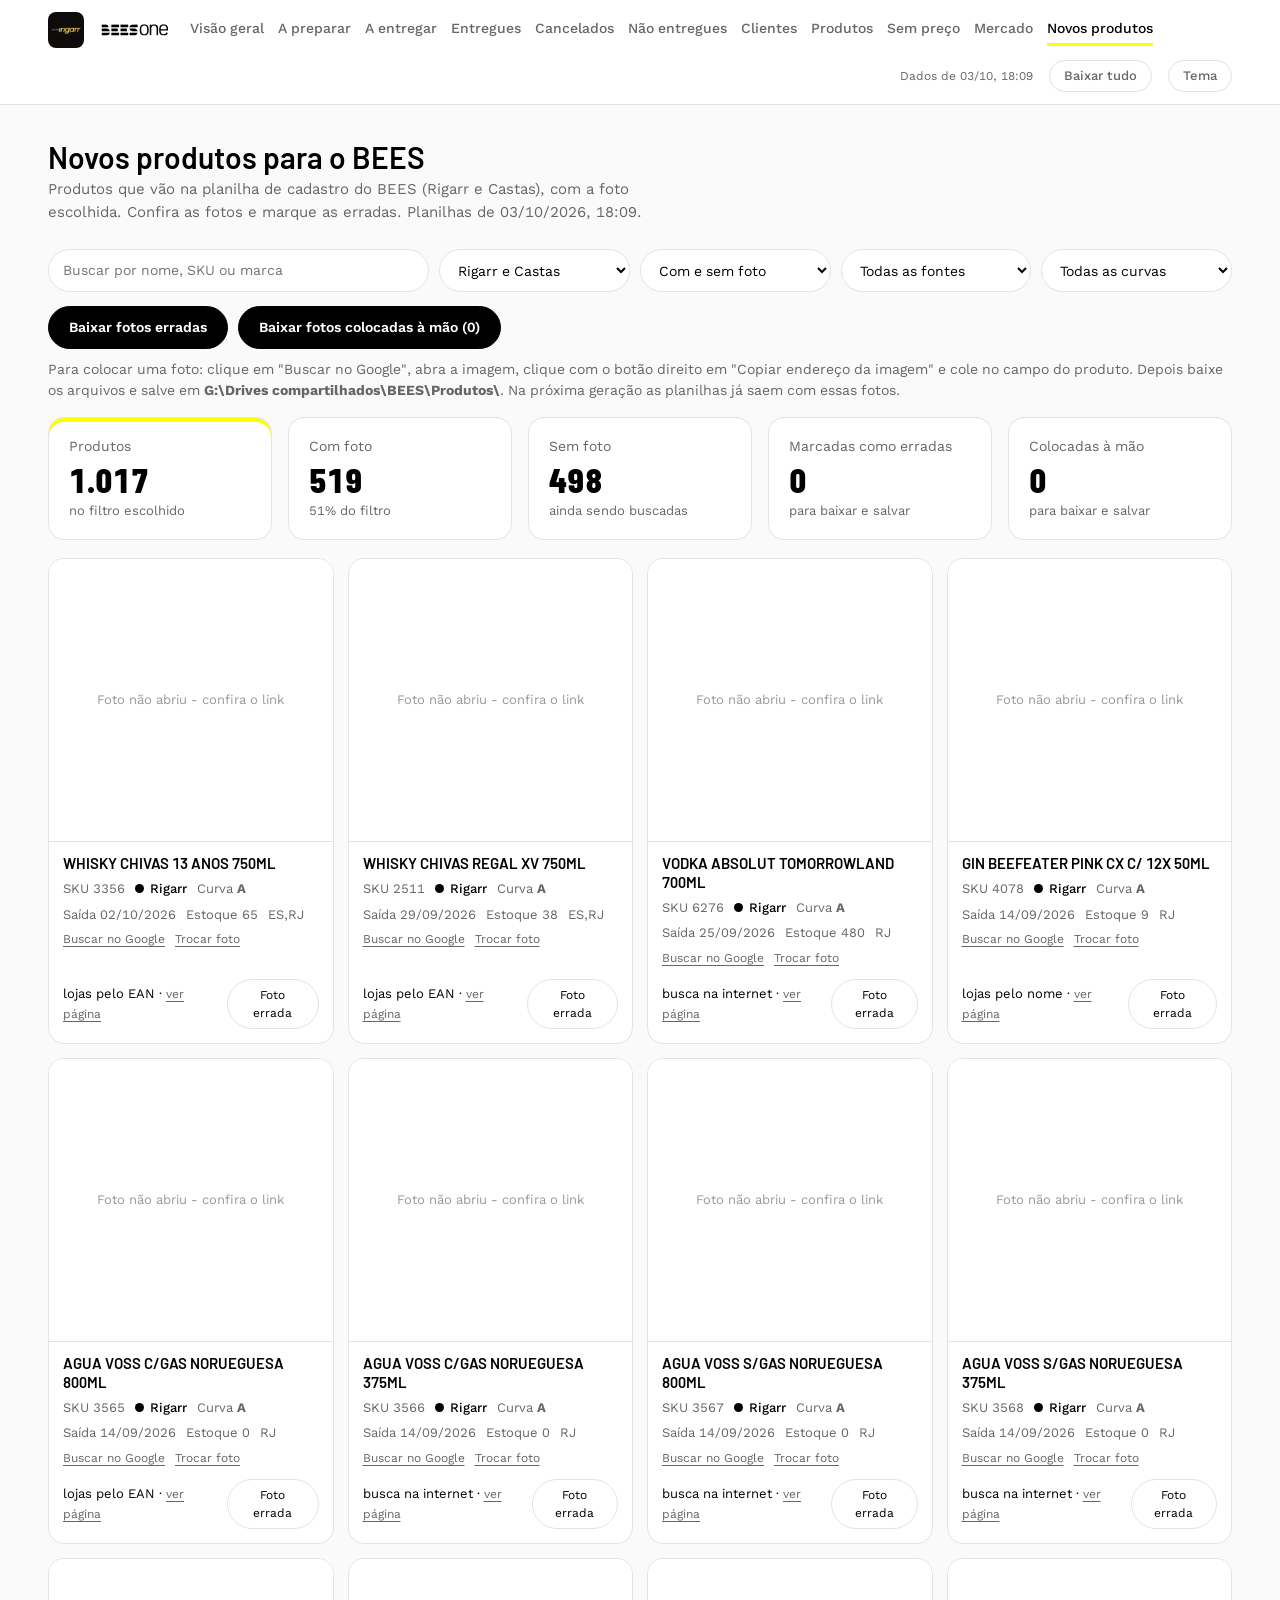
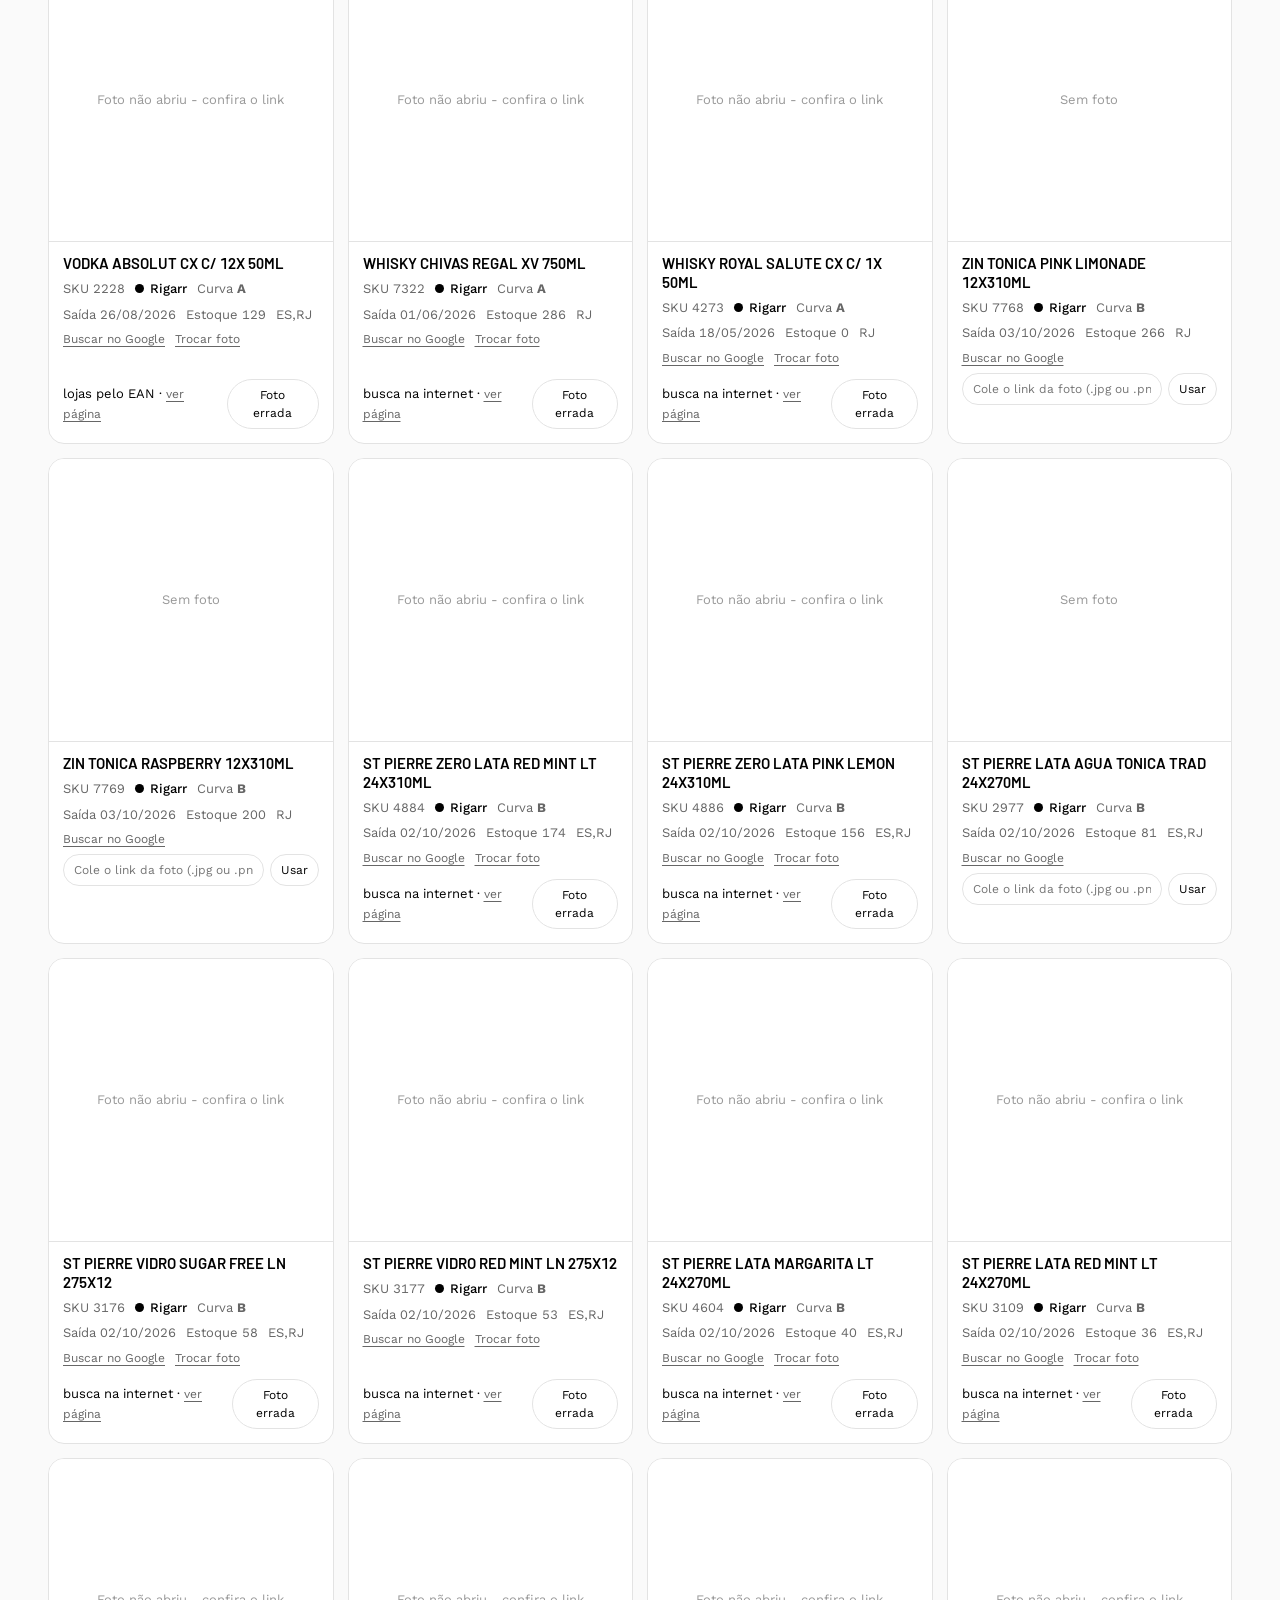
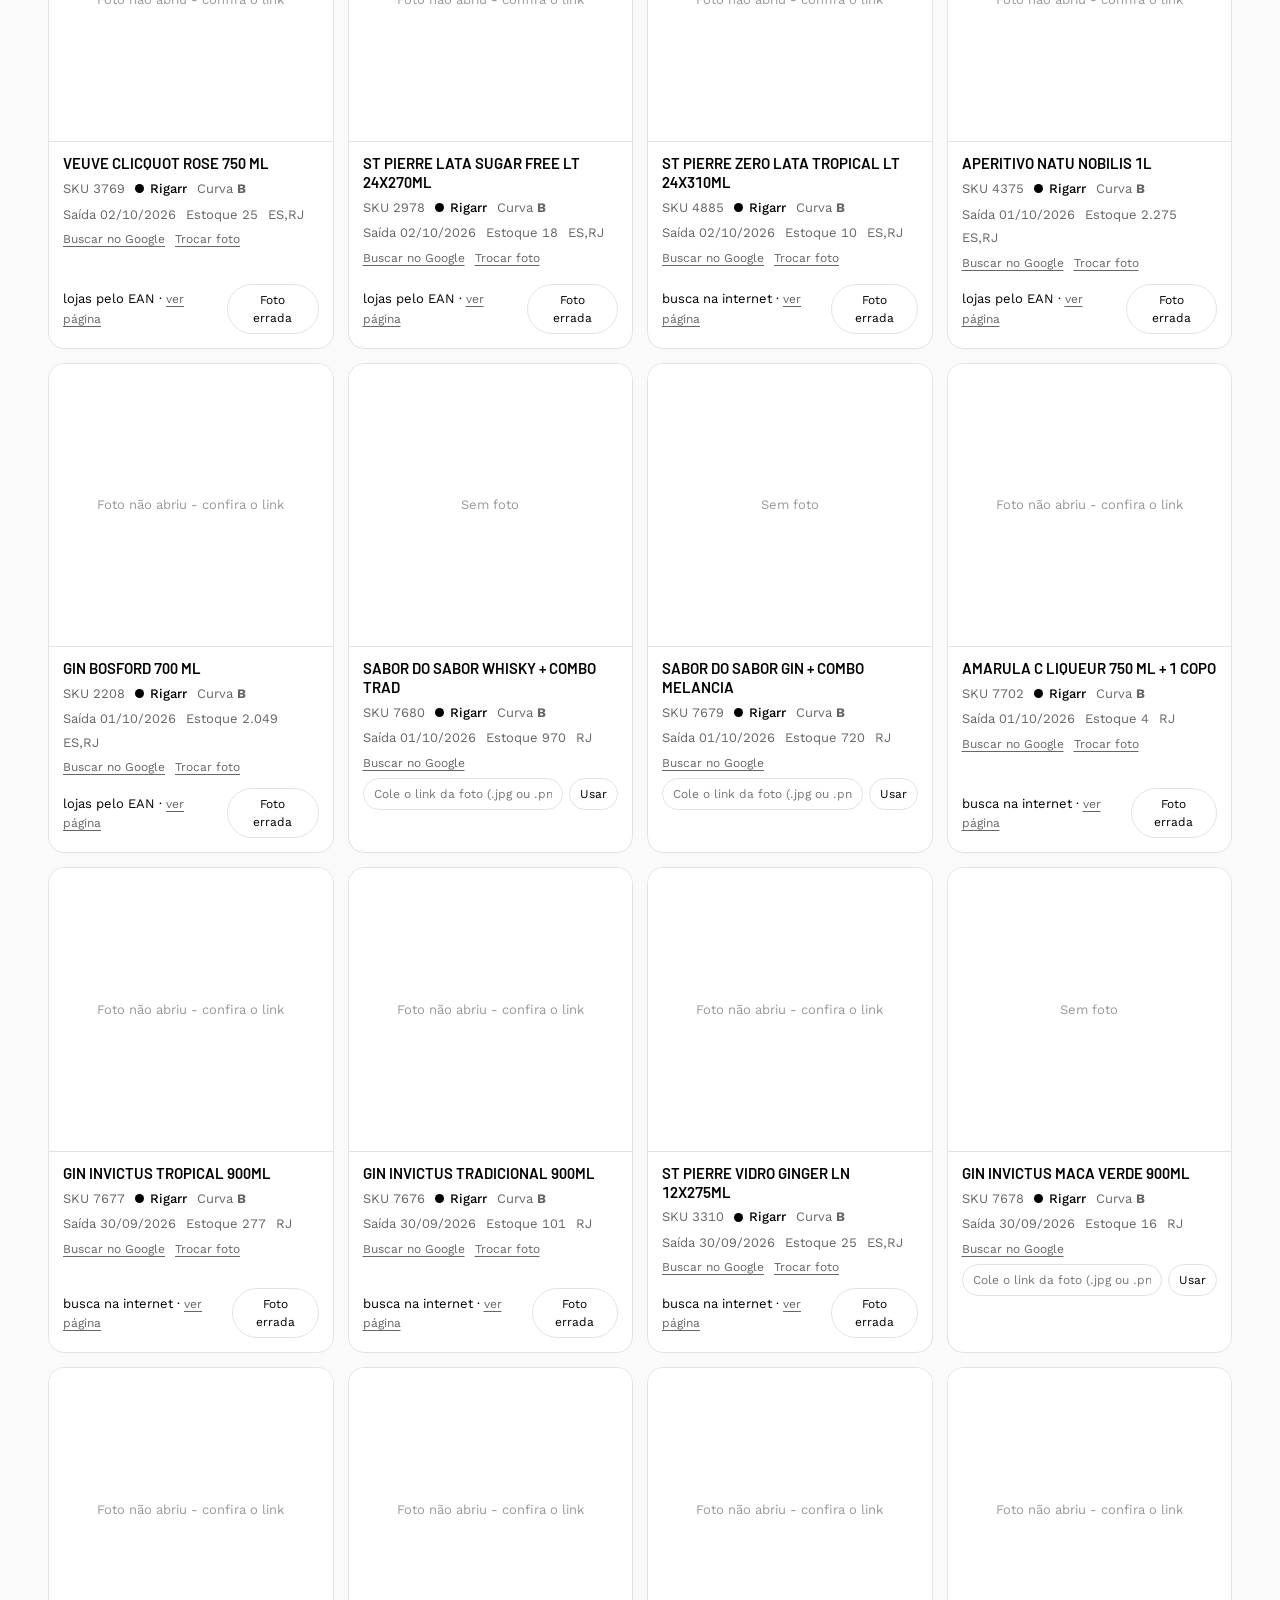
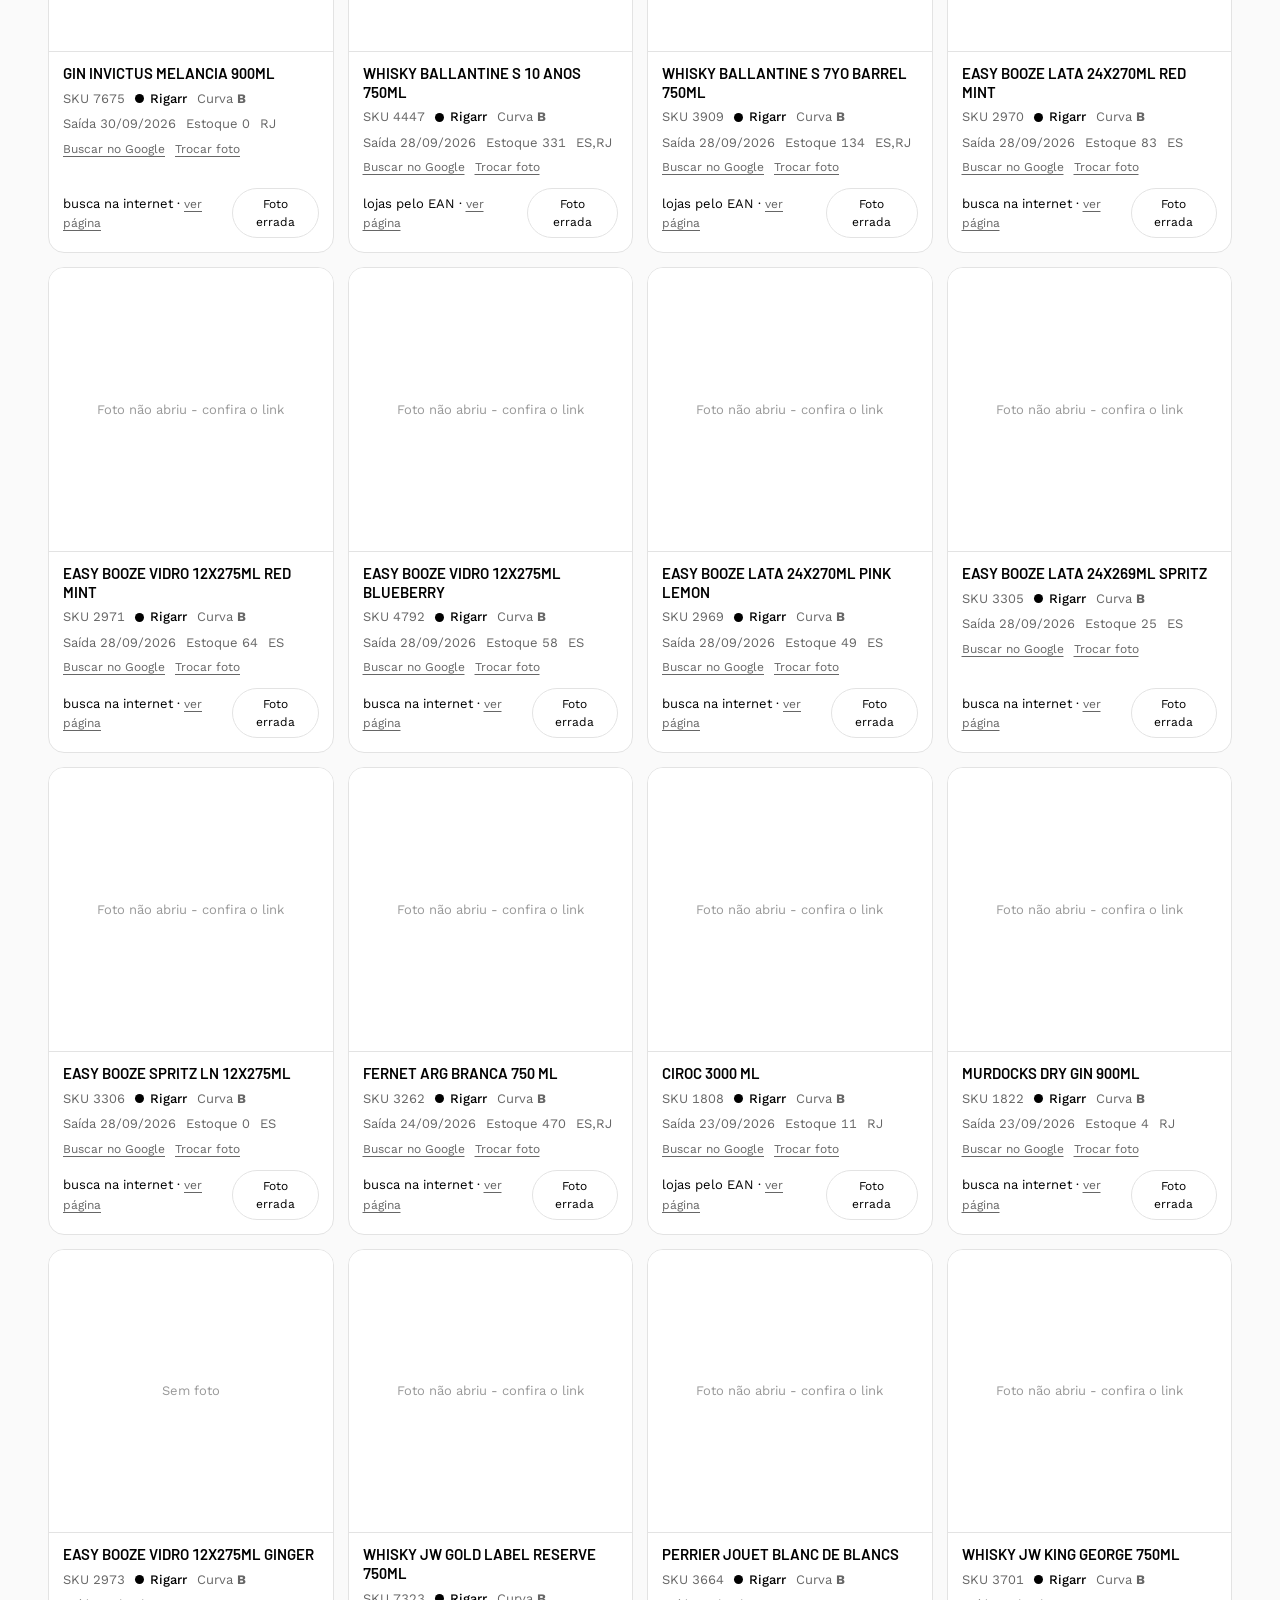
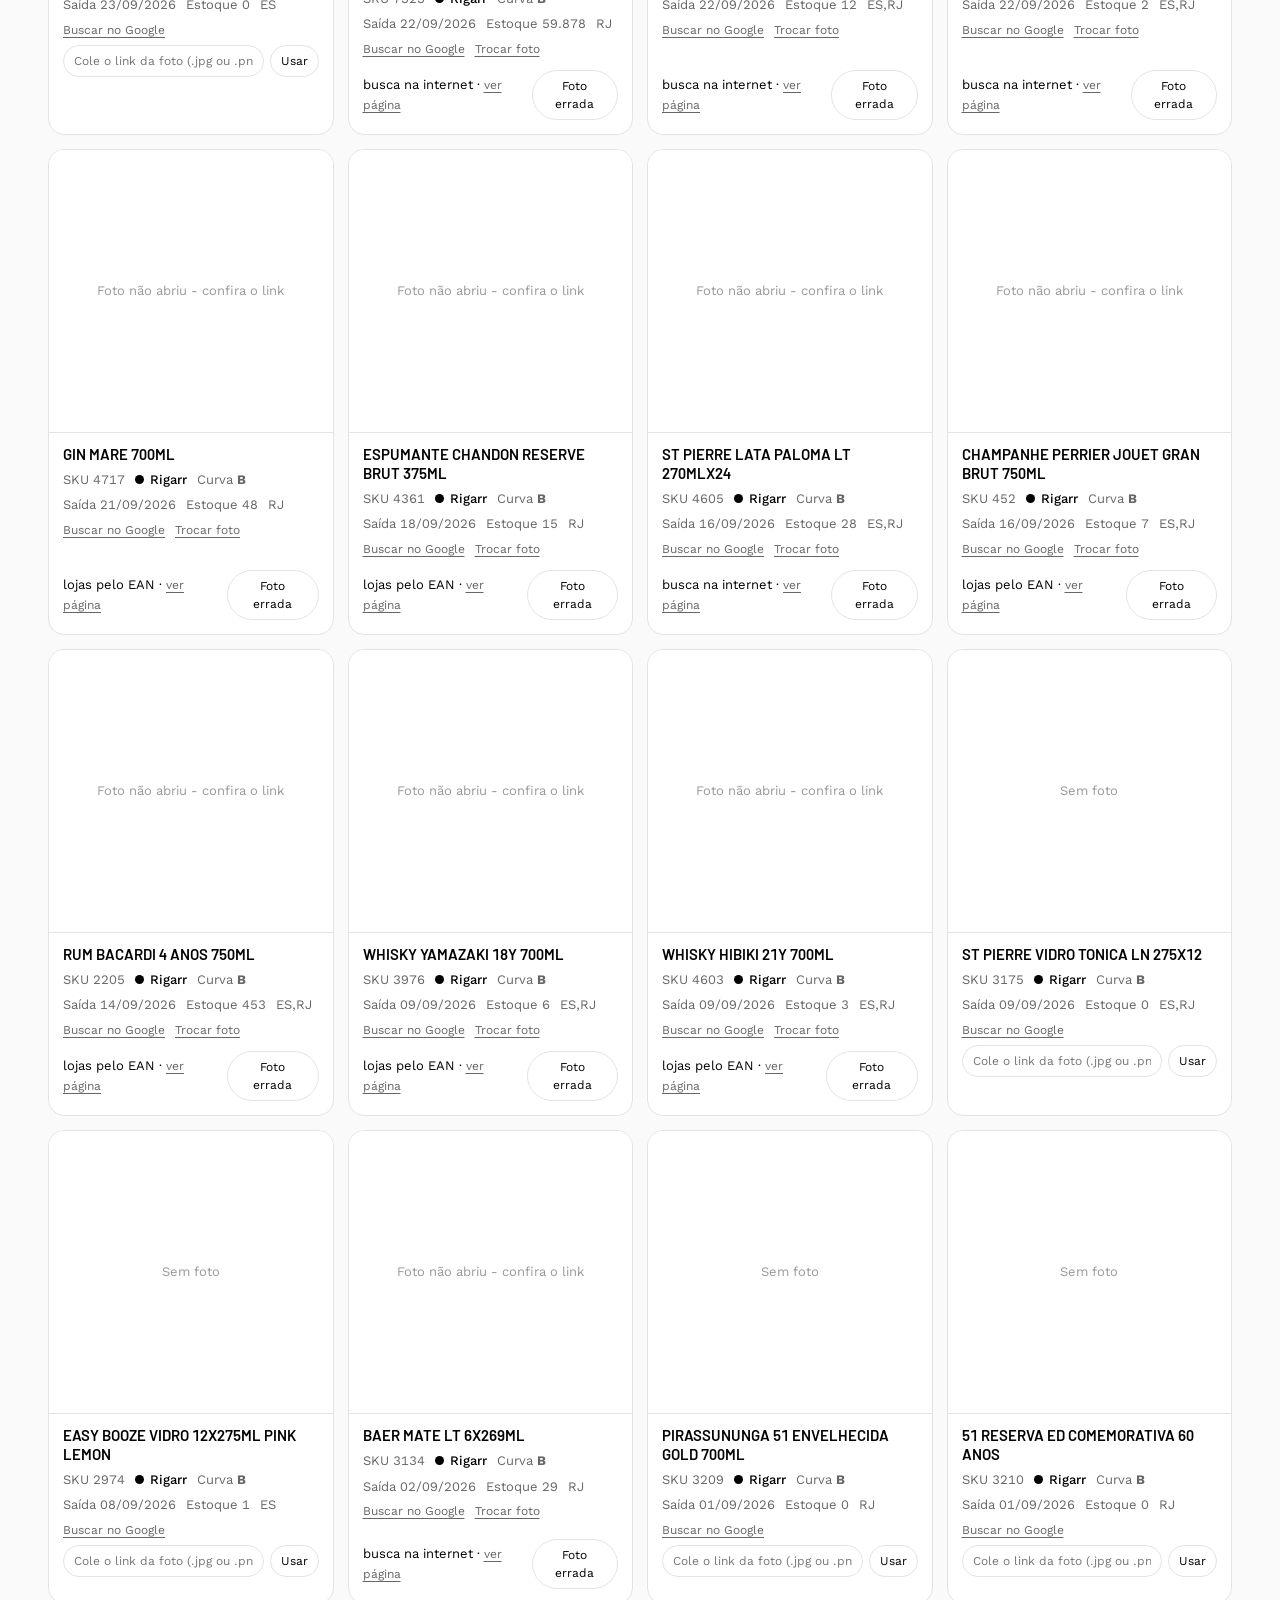
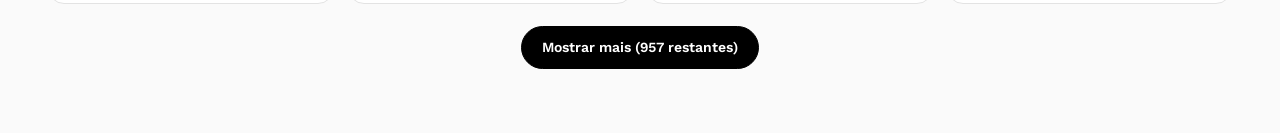
<file: novos_produtos.html>
<!doctype html>
<html lang="pt-BR">
<head>
<meta charset="utf-8">
<meta name="viewport" content="width=device-width, initial-scale=1">
<meta name="robots" content="noindex, nofollow">
<title>Novos produtos</title>
<link rel="preconnect" href="https://fonts.googleapis.com">
<link href="https://fonts.googleapis.com/css2?family=Barlow:wght@500;600;700&family=Barlow+Condensed:wght@600;800;900&family=Work+Sans:wght@400;500;600&display=swap" rel="stylesheet">
<!-- ?v= evita que o navegador mostre dados antigos do cache -->
<script>document.write('<link rel="stylesheet" href="estilo.css?v=' + Date.now() + '">')</script>
<script>document.write('<script src="dados.js?v=' + Date.now() + '"><\/script>')</script>
<script>document.write('<script src="comum.js?v=' + Date.now() + '"><\/script>')</script>
<style>
  .filtros-np { display: grid; grid-template-columns: 2fr repeat(4, 1fr); gap: 10px; margin-top: 26px; }
  @media (max-width: 900px) { .filtros-np { grid-template-columns: 1fr 1fr; } }
  .filtros-np input, .filtros-np select {
    width: 100%; padding: 10px 14px; border: 1px solid var(--linha); border-radius: 999px;
    background: var(--superficie); color: var(--tinta); font: inherit; font-size: 14px;
  }
  .acoes-np { display: flex; flex-wrap: wrap; gap: 10px; align-items: center; margin-top: 14px; font-size: 14px; }
  .grade-np { display: grid; grid-template-columns: repeat(auto-fill, minmax(230px, 1fr)); gap: 14px; margin-top: 18px; }
  .np { background: var(--superficie); border: 1px solid var(--linha); border-radius: var(--raio); overflow: hidden;
    display: flex; flex-direction: column; }
  .np.errada { border-color: var(--alerta); box-shadow: 0 0 0 2px var(--alerta) inset; }
  .np .foto { aspect-ratio: 1; background: #fff; display: flex; align-items: center; justify-content: center;
    border-bottom: 1px solid var(--linha); }
  .np .foto img { max-width: 88%; max-height: 92%; object-fit: contain; }
  .np .foto span { color: #999; font-size: 13px; padding: 0 12px; text-align: center; }
  .np .corpo { padding: 12px 14px 14px; display: flex; flex-direction: column; gap: 6px; flex: 1; font-size: 13px; }
  .np h3 { font-family: var(--titulo); font-size: 15px; font-weight: 600; line-height: 1.25; }
  .np .meta { color: var(--apagado); display: flex; flex-wrap: wrap; gap: 4px 10px; }
  .np .rodape { margin-top: auto; display: flex; gap: 8px; align-items: center; justify-content: space-between; padding-top: 6px; }
  .np .rodape a { color: var(--apagado); font-size: 12px; }
  .bt-errada { padding: 6px 12px; border-radius: 999px; border: 1px solid var(--linha); background: transparent;
    color: var(--tinta); font: inherit; font-size: 12px; cursor: pointer; }
  .np.errada .bt-errada { background: var(--alerta); border-color: var(--alerta); color: #fff; }
  .curva { font-weight: 700; }
  .mais { margin: 22px auto 0; display: block; }
  .manual { display: flex; gap: 6px; }
  .manual input { flex: 1; min-width: 0; padding: 6px 10px; border: 1px solid var(--linha); border-radius: 999px;
    background: var(--superficie); color: var(--tinta); font: inherit; font-size: 12px; }
  .manual button, .bt-trocar { padding: 6px 10px; border-radius: 999px; border: 1px solid var(--linha); background: transparent;
    color: var(--tinta); font: inherit; font-size: 12px; cursor: pointer; }
  .np.com-manual { border-color: var(--ambar); box-shadow: 0 0 0 2px var(--ambar) inset; }
  .np .links { display: flex; gap: 10px; font-size: 12px; }
  .np .links a { color: var(--apagado); }
</style>
</head>
<body>
<main>
  <h1>Novos produtos para o BEES</h1>
  <p class="sub" id="sub">Produtos que vão na planilha de cadastro do BEES (Rigarr e Castas), com a foto escolhida. Confira as fotos e marque as erradas.</p>

  <div class="filtros-np">
    <input id="f-busca" type="search" placeholder="Buscar por nome, SKU ou marca">
    <select id="f-vend"><option value="">Rigarr e Castas</option><option value="RIGARR">Rigarr</option><option value="CASTAS">Castas</option></select>
    <select id="f-foto"><option value="">Com e sem foto</option><option value="com">Com foto</option><option value="sem">Sem foto</option><option value="errada">Marcadas como erradas</option><option value="manual">Colocadas à mão</option></select>
    <select id="f-fonte"><option value="">Todas as fontes</option></select>
    <select id="f-curva"><option value="">Todas as curvas</option><option value="A">Curva A</option><option value="B">Curva B</option><option value="C">Curva C</option><option value="-">Sem curva</option></select>
  </div>
  <div class="acoes-np">
    <button class="botao" id="b-erradas">Baixar fotos erradas</button>
    <button class="botao" id="b-manuais">Baixar fotos colocadas à mão</button>
    <span class="fraco" id="dica">Para colocar uma foto: clique em "Buscar no Google", abra a imagem, clique com o botão direito em "Copiar endereço da imagem" e cole no campo do produto.
      Depois baixe os arquivos e salve em <b>G:\Drives compartilhados\BEES\Produtos\</b>. Na próxima geração as planilhas já saem com essas fotos.</span>
  </div>

  <div class="grade g-kpi" id="kpis"></div>
  <div class="grade-np" id="grade"></div>
  <button class="botao mais" id="b-mais" hidden>Mostrar mais</button>
</main>

<script>
montarTopo("novos");

const NP = D.novos_produtos || {};
const itens = ["RIGARR", "CASTAS"].flatMap((v) => ((NP[v] || {}).itens || []).map((p) => ({ ...p, vendedor: v })));
const gerado = ["RIGARR", "CASTAS"].map((v) => (NP[v] || {}).gerado_em).filter(Boolean).sort().pop();
if (gerado) $("#sub").textContent += ` Planilhas de ${new Date(gerado).toLocaleString("pt-BR", { dateStyle: "short", timeStyle: "short" })}.`;
$("#f-fonte").insertAdjacentHTML("beforeend", [...new Set(itens.map((p) => p.fonte).filter(Boolean))].sort()
  .map((f) => `<option>${esc(f)}</option>`).join(""));

// Marcação "foto errada" fica no navegador (por SKU + URL da foto) até baixar o arquivo
const CHAVE = "fotos_erradas";
let erradas = {};
try { erradas = JSON.parse(localStorage.getItem(CHAVE) || "{}"); } catch {}
const id = (p) => `${p.vendedor}|${p.sku}|${p.imagem}`;
const salvar = () => { try { localStorage.setItem(CHAVE, JSON.stringify(erradas)); } catch {} };

// Fotos colocadas à mão (por vendedor + SKU), ficam no navegador até baixar o arquivo
const CHAVE_MANUAIS = "fotos_manuais";
let manuais = {};
try { manuais = JSON.parse(localStorage.getItem(CHAVE_MANUAIS) || "{}"); } catch {}
const idm = (p) => `${p.vendedor}|${p.sku}`;
// Já entrou na planilha: não precisa mais guardar
itens.forEach((p) => { if (manuais[idm(p)] && manuais[idm(p)] === p.imagem) delete manuais[idm(p)]; });
const salvarManuais = () => { try { localStorage.setItem(CHAVE_MANUAIS, JSON.stringify(manuais)); } catch {} };
const fotoDe = (p) => manuais[idm(p)] || p.imagem;
let trocando = null;

const POR_PAGINA = 60;
let limite = POR_PAGINA;

function filtrar() {
  const b = $("#f-busca").value.trim().toUpperCase();
  const v = $("#f-vend").value, foto = $("#f-foto").value, fonte = $("#f-fonte").value, curva = $("#f-curva").value;
  return itens.filter((p) =>
    (!v || p.vendedor === v) && (!fonte || p.fonte === fonte) &&
    (!curva || (curva === "-" ? !p.curva : p.curva === curva)) &&
    (!foto || (foto === "com" ? !!fotoDe(p) : foto === "sem" ? !fotoDe(p) : foto === "manual" ? !!manuais[idm(p)] : !!erradas[id(p)])) &&
    (!b || [p.nome, p.sku, p.marca].join(" ").toUpperCase().includes(b)));
}

function card(p) {
  const manual = manuais[idm(p)];
  const marcada = !manual && !!erradas[id(p)];
  const foto = fotoDe(p);
  const pedeFoto = !foto || marcada || trocando === idm(p);
  const busca = `https://www.google.com/search?tbm=isch&q=${encodeURIComponent(p.nome + (p.ean ? " " + p.ean : ""))}`;
  return `<article class="np${marcada ? " errada" : ""}${manual ? " com-manual" : ""}" data-id="${esc(id(p))}">
    <div class="foto">${foto ? `<img src="${esc(foto)}" alt="${esc(p.nome)}" loading="lazy" referrerpolicy="no-referrer"
      onerror="this.replaceWith(Object.assign(document.createElement('span'), {textContent: 'Foto não abriu - confira o link'}))">` : "<span>Sem foto</span>"}</div>
    <div class="corpo">
      <h3>${esc(p.nome)}</h3>
      <div class="meta"><span>SKU ${esc(p.sku)}</span><span class="tag ${p.vendedor === "CASTAS" ? "castas" : "rigarr"}">${p.vendedor === "CASTAS" ? "Castas" : "Rigarr"}</span>
        ${p.curva ? `<span>Curva <span class="curva">${esc(p.curva)}</span></span>` : ""}</div>
      <div class="meta"><span>Saída ${esc(p.ultima_saida)}</span><span>Estoque ${int(p.estoque)}</span><span>${esc(p.estados)}</span></div>
      ${p.ja_rigarr ? '<div class="meta"><span class="tag hoje">Já está no BEES pela Rigarr</span></div>' : ""}
      ${manual ? '<div class="meta"><span class="tag hoje">Foto colocada à mão</span></div>' : ""}
      <div class="links"><a href="${esc(busca)}" target="_blank" rel="noopener noreferrer">Buscar no Google</a>
        ${manual ? `<a href="#" class="bt-remover" data-idm="${esc(idm(p))}">Tirar foto manual</a>`
          : foto && !pedeFoto ? `<a href="#" class="bt-trocar-link" data-idm="${esc(idm(p))}">Trocar foto</a>` : ""}</div>
      ${pedeFoto && !manual ? `<form class="manual" data-idm="${esc(idm(p))}">
        <input type="url" required placeholder="Cole o link da foto (.jpg ou .png)"><button>Usar</button></form>` : ""}
      <div class="rodape">
        <span>${p.fonte ? esc(p.fonte) : ""}${p.pagina ? ` · <a href="${esc(p.pagina)}" target="_blank" rel="noopener noreferrer">ver página</a>` : ""}</span>
        ${p.imagem && !manual ? `<button class="bt-errada" data-id="${esc(id(p))}">${marcada ? "Marcada" : "Foto errada"}</button>` : ""}
      </div>
    </div></article>`;
}

function render() {
  const lista = filtrar();
  const comFoto = lista.filter((p) => fotoDe(p)).length;
  $("#kpis").innerHTML = [
    kpi("Produtos", int(lista.length), "no filtro escolhido", true),
    kpi("Com foto", int(comFoto), lista.length ? `${Math.round(comFoto / lista.length * 100)}% do filtro` : ""),
    kpi("Sem foto", int(lista.length - comFoto), "ainda sendo buscadas"),
    kpi("Marcadas como erradas", int(Object.keys(erradas).length), "para baixar e salvar"),
    kpi("Colocadas à mão", int(Object.keys(manuais).length), "para baixar e salvar"),
  ].join("");
  $("#b-manuais").textContent = `Baixar fotos colocadas à mão (${int(Object.keys(manuais).length)})`;
  $("#grade").innerHTML = lista.length ? lista.slice(0, limite).map(card).join("")
    : `<p class="vazio">Nenhum produto com esses filtros.</p>`;
  $("#b-mais").hidden = lista.length <= limite;
  $("#b-mais").textContent = `Mostrar mais (${int(lista.length - limite)} restantes)`;
}

$("#grade").addEventListener("submit", (e) => {
  e.preventDefault();
  const url = e.target.querySelector("input").value.trim();
  if (!/^https?:\/\//i.test(url)) return;
  manuais[e.target.dataset.idm] = url;
  trocando = null;
  salvarManuais();
  render();
});
$("#grade").addEventListener("click", (e) => {
  const t = e.target.closest(".bt-remover, .bt-trocar-link");
  if (t) {
    e.preventDefault();
    if (t.classList.contains("bt-remover")) { delete manuais[t.dataset.idm]; salvarManuais(); }
    else trocando = t.dataset.idm;
    render();
    return;
  }
  const b = e.target.closest(".bt-errada");
  if (!b) return;
  const k = b.dataset.id;
  if (erradas[k]) delete erradas[k]; else erradas[k] = true;
  salvar();
  render();
});
$("#b-erradas").onclick = () => {
  const linhas = itens.filter((p) => erradas[id(p)]).map((p) => [p.sku, p.imagem, p.vendedor, p.nome]);
  if (!linhas.length) { $("#dica").textContent = "Nenhuma foto marcada como errada."; return; }
  baixarCSV("imagens_rejeitadas", ["sku", "imagem", "vendedor", "nome"], linhas);
};
$("#b-manuais").onclick = () => {
  const linhas = itens.filter((p) => manuais[idm(p)]).map((p) => [p.sku, manuais[idm(p)], p.vendedor, p.nome]);
  if (!linhas.length) { $("#dica").textContent = "Nenhuma foto colocada à mão ainda."; return; }
  baixarCSV("imagens_manuais", ["sku", "imagem", "vendedor", "nome"], linhas);
};
document.querySelectorAll(".filtros-np input, .filtros-np select").forEach((el) =>
  el.addEventListener("input", () => { limite = POR_PAGINA; render(); }));
$("#b-mais").addEventListener("click", () => { limite += POR_PAGINA; render(); });
render();
</script>
</body>
</html>
</file>
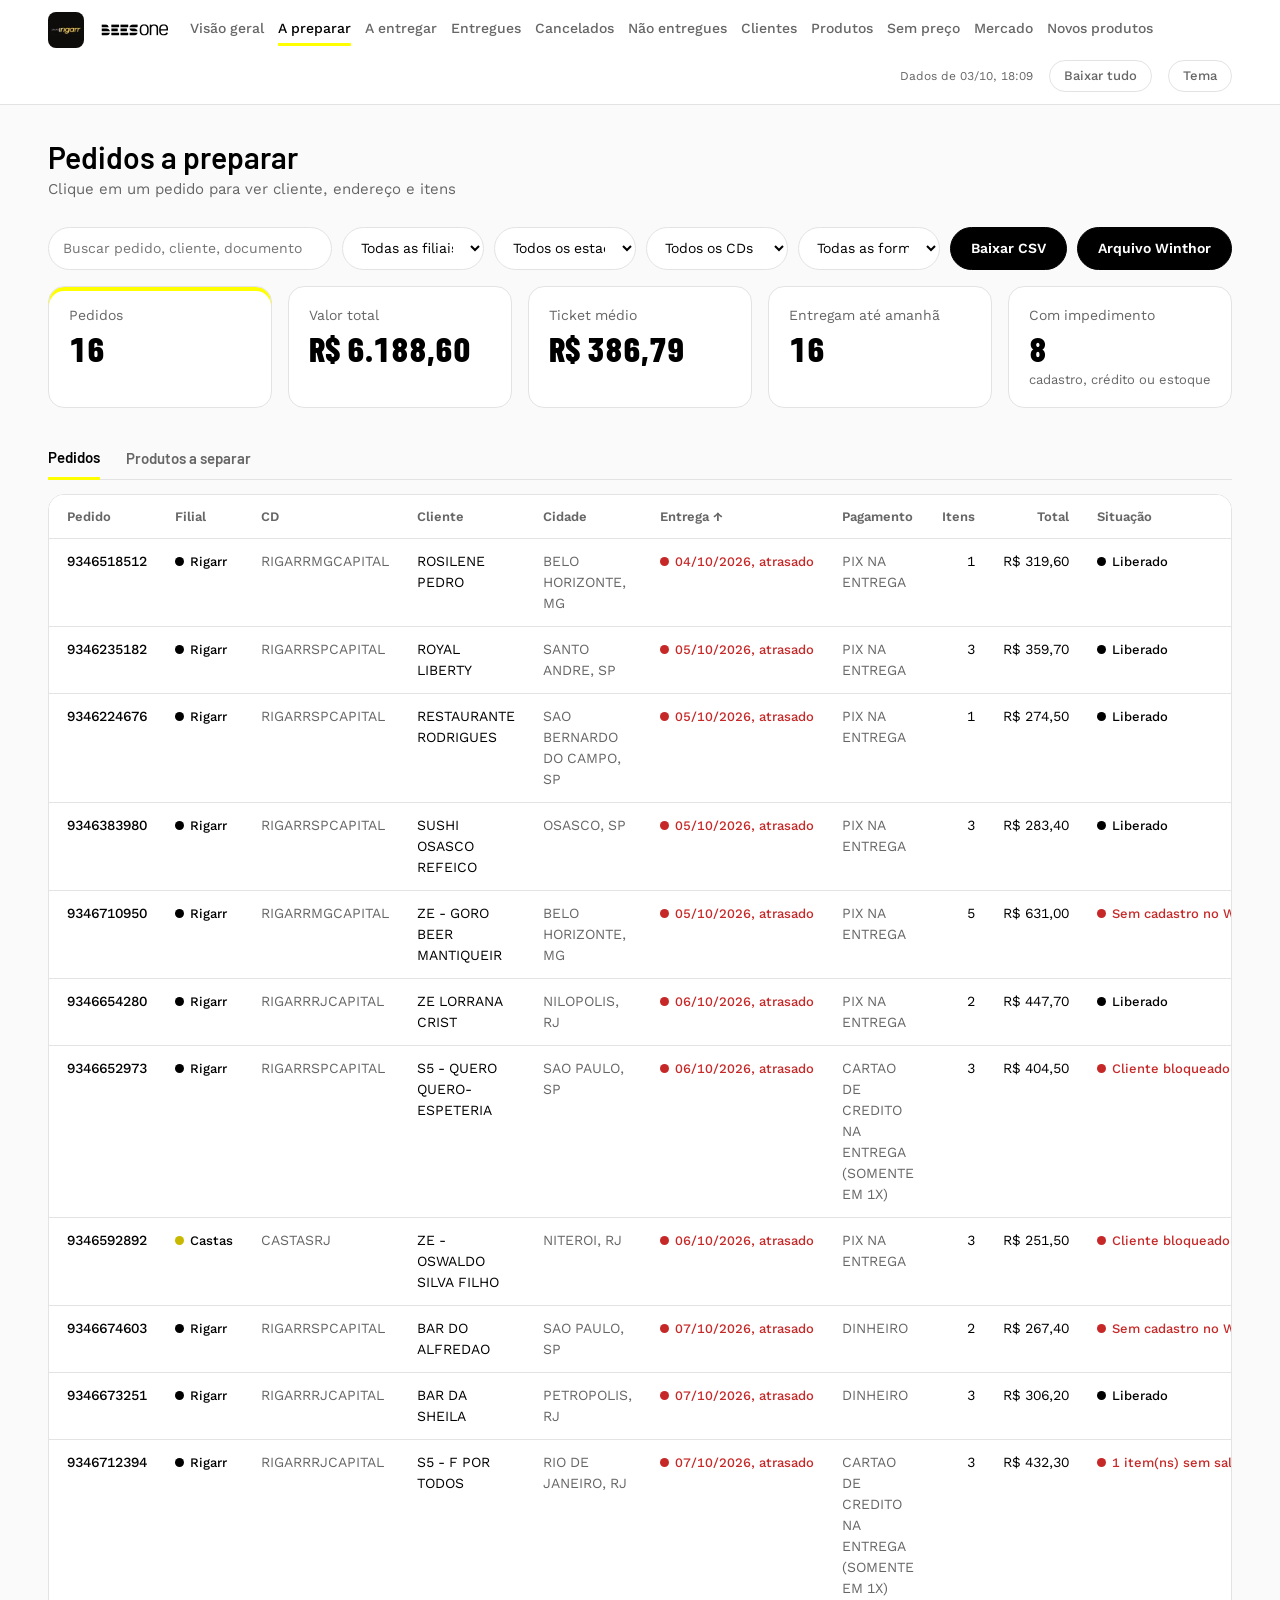
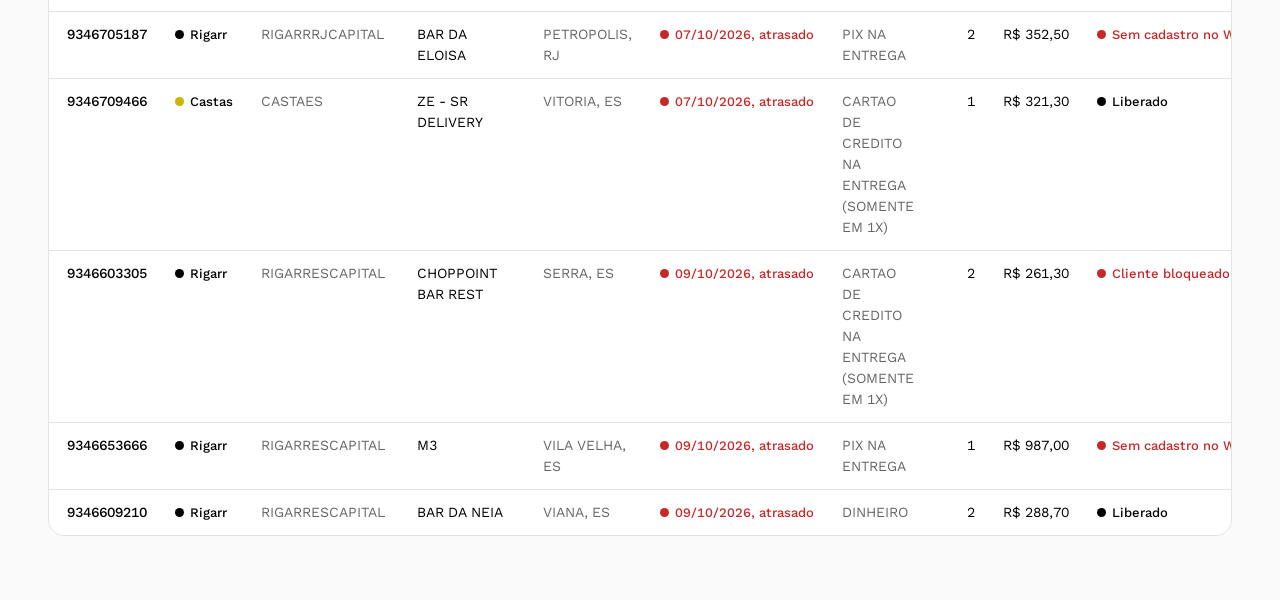
<file: preparar.html>
<!doctype html>
<html lang="pt-BR">
<head>
<meta charset="utf-8">
<meta name="viewport" content="width=device-width, initial-scale=1">
<meta name="robots" content="noindex, nofollow">
<title>Pedidos a Preparar</title>
<link rel="preconnect" href="https://fonts.googleapis.com">
<link href="https://fonts.googleapis.com/css2?family=Barlow:wght@500;600;700&family=Barlow+Condensed:wght@600;800;900&family=Work+Sans:wght@400;500;600&display=swap" rel="stylesheet">
<!-- ?v= evita que o navegador mostre dados antigos do cache -->
<script>document.write('<link rel="stylesheet" href="estilo.css?v=' + Date.now() + '">')</script>
<script>document.write('<script src="dados.js?v=' + Date.now() + '"><\/script>')</script>
<script>document.write('<script src="comum.js?v=' + Date.now() + '"><\/script>')</script>
<style>
  .det-winthor { display: flex; flex-wrap: wrap; gap: 6px 18px; align-items: baseline; margin-bottom: 12px;
    padding: 10px 14px; border-left: 4px solid var(--garrafa); background: var(--papel); border-radius: 8px; font-size: 14px; }
  .det-winthor.alerta { border-left-color: var(--alerta); }
  .indisp { color: var(--alerta); font-weight: 600; }
</style>
</head>
<body>
<main>
  <h1>Pedidos a preparar</h1>
  <p class="sub">Clique em um pedido para ver cliente, endereço e itens</p>

  <div class="filtros">
    <input id="f-busca" type="search" placeholder="Buscar pedido, cliente, documento, cidade ou produto">
    <select id="f-filial"><option value="">Todas as filiais</option></select>
    <select id="f-uf"><option value="">Todos os estados</option></select>
    <select id="f-cd"><option value="">Todos os CDs</option></select>
    <select id="f-pag"><option value="">Todas as formas de pagamento</option></select>
    <button class="botao" id="b-csv">Baixar CSV</button>
    <button class="botao" id="b-winthor" title="Arquivo de importação no Winthor (modelo SP_ARQUIVO) dos pedidos filtrados">Arquivo Winthor</button>
  </div>

  <div class="grade g-kpi" id="kpis"></div>

  <div class="abas">
    <button class="ativo" data-aba="pedidos">Pedidos</button>
    <button data-aba="produtos">Produtos a separar</button>
  </div>

  <div id="aba-pedidos" class="tabela-wrap"><table id="t-pedidos"></table></div>
  <div id="aba-produtos" class="tabela-wrap" hidden><table id="t-produtos"></table></div>
</main>

<script>
montarTopo("preparar");

const pedidos = D.preparar || [];
const unicos = (campo) => [...new Set(pedidos.map((p) => p[campo]).filter(Boolean))].sort();
for (const [id, campo] of [["f-filial", "filial"], ["f-uf", "uf"], ["f-cd", "cd"], ["f-pag", "pagamento"]])
  $("#" + id).insertAdjacentHTML("beforeend", unicos(campo).map((v) => `<option>${esc(v)}</option>`).join(""));

let ordem = { campo: "data_entrega", asc: true };
let aberto = null;

function filtrar() {
  const b = $("#f-busca").value.trim().toUpperCase();
  const f = { filial: $("#f-filial").value, uf: $("#f-uf").value, cd: $("#f-cd").value, pagamento: $("#f-pag").value };
  return pedidos.filter((p) =>
    Object.entries(f).every(([k, v]) => !v || p[k] === v) &&
    (!b || [p.numero, p.cliente, p.responsavel, p.documento, p.cidade, ...p.itens.map((i) => i.produto + " " + i.sku)]
      .join(" ").toUpperCase().includes(b)));
}

// Impedimento do pedido no Winthor (impedimentos_pedidos.py): cadastro, crédito, saldo
function tagSituacao(p) {
  if (p.impedimentos == null) return '<span class="fraco">—</span>';
  return p.impedimentos ? `<span class="tag hoje" title="${esc(p.impedimentos)}">${esc(p.impedimentos.split("; ")[0])}${p.impedimentos.includes("; ") ? " +" : ""}</span>`
    : '<span class="tag ok">Liberado</span>';
}

function blocoWinthor(p) {
  if (p.impedimentos == null) return "";
  return `<div class="det-winthor ${p.impedimentos ? "alerta" : ""}">
    <b>${p.impedimentos ? "Impedimentos: " + esc(p.impedimentos) : "Sem impedimentos no Winthor"}</b>
    <span>Cliente Winthor: ${p.codcli ? `<span class="mono">${esc(p.codcli)}</span>` : "sem cadastro"}</span>
    ${p.codcli ? `<span>Limite ${brl(p.limite)} · Em aberto ${brl(p.em_aberto)} · Disponível <b>${brl(p.credito_disponivel)}</b></span>` : ""}
  </div>`;
}

const celSaldo = (i) => i.sem_codigo ? '<span class="indisp">sem código</span>'
  : i.saldo == null ? '<span class="fraco">—</span>'
  : i.falta ? `<span class="indisp">${int(i.saldo)}</span>` : int(i.saldo);

function detalhe(p) {
  return `<tr class="detalhe"><td colspan="10">
    ${blocoWinthor(p)}
    <dl class="det-grade">
      <div><dt>Responsável</dt><dd>${esc(p.responsavel)}</dd><dt>Documento</dt><dd class="mono">${esc(p.documento)}</dd>
        <dt>IE</dt><dd class="mono">${esc(p.ie) || "—"}</dd></div>
      <div><dt>Endereço de entrega</dt><dd>${esc(p.endereco)}</dd><dt>CEP</dt><dd class="mono">${esc(p.cep)}</dd></div>
      <div><dt>Telefone</dt><dd>${linkTel(p.telefone)}</dd><dt>E-mail</dt><dd>${esc(p.email) || "—"}</dd>
        <dt>Pedido feito em</dt><dd>${dataBR(p.data_pedido)}</dd></div>
    </dl>
    <table class="itens"><thead><tr><th>SKU</th><th>Produto</th><th class="n">Qtd pedida</th><th class="n">Qtd preparar</th>
      <th class="n">Saldo Winthor</th><th class="n">Valor</th></tr></thead><tbody>${p.itens.map((i) => `<tr><td class="mono">${esc(i.sku)}</td>
      <td>${esc(i.produto)}</td><td class="n">${int(i.qtd_pedida)}</td><td class="n">${int(i.qtd_preparar)}</td>
      <td class="n">${celSaldo(i)}</td><td class="n">${brl(i.valor)}</td></tr>`).join("")}</tbody></table>
  </td></tr>`;
}

const colunas = [
  ["numero", "Pedido"], ["filial", "Filial"], ["cd", "CD"], ["cliente", "Cliente"], ["cidade", "Cidade"],
  ["data_entrega", "Entrega"], ["pagamento", "Pagamento"], ["n_itens", "Itens", true], ["total", "Total", true], ["impedimentos", "Situação"],
];

function render() {
  const lista = filtrar().map((p) => ({ ...p, n_itens: p.itens.length }));
  const { campo, asc } = ordem;
  lista.sort((a, b) => ((a[campo] ?? "") > (b[campo] ?? "") ? 1 : (a[campo] ?? "") < (b[campo] ?? "") ? -1 : 0) * (asc ? 1 : -1));

  const total = lista.reduce((s, p) => s + (p.total || 0), 0);
  $("#kpis").innerHTML = [
    kpi("Pedidos", int(lista.length), "", true),
    kpi("Valor total", brl(total)),
    kpi("Ticket médio", brl(lista.length ? total / lista.length : null)),
    kpi("Entregam até amanhã", int(lista.filter((p) => (diasAte(p.data_entrega) ?? 99) <= 1).length)),
    kpi("Com impedimento", int(lista.filter((p) => p.impedimentos).length), "cadastro, crédito ou estoque"),
  ].join("");

  $("#t-pedidos").innerHTML = lista.length ? `<thead><tr>${colunas.map(([c, n, num]) =>
    `<th data-c="${c}" class="${num ? "n" : ""}">${n}${ordem.campo === c ? (ordem.asc ? " ↑" : " ↓") : ""}</th>`).join("")}</tr></thead>
    <tbody>${lista.map((p) => {
      const chave = p.filial + p.numero;
      return `<tr class="clicavel${aberto === chave ? " aberto" : ""}" data-k="${chave}">
        <td class="mono">${p.numero}</td><td><span class="tag ${p.filial.toLowerCase()}">${p.filial}</span></td>
        <td class="fraco">${esc(p.cd)}</td>
        <td>${esc(p.cliente)}</td>
        <td class="fraco">${esc(p.cidade)}</td><td>${tagEntrega(p.data_entrega)}</td><td class="fraco">${esc(p.pagamento)}</td>
        <td class="n">${p.n_itens}</td><td class="n">${brl(p.total)}</td><td>${tagSituacao(p)}</td></tr>${aberto === chave ? detalhe(p) : ""}`;
    }).join("")}</tbody>` : `<tbody><tr><td class="vazio">Nenhum pedido a preparar${pedidos.length ? " com esses filtros" : ""}.</td></tr></tbody>`;

  // Consolidado de produtos para separação
  const prod = {};
  for (const p of lista) for (const i of p.itens) {
    const k = i.sku + "|" + i.produto;
    prod[k] ??= { sku: i.sku, produto: i.produto, qtd: 0, pedidos: 0, valor: 0 };
    prod[k].qtd += i.qtd_preparar || 0; prod[k].pedidos++; prod[k].valor += i.valor || 0;
  }
  const lp = Object.values(prod).sort((a, b) => b.qtd - a.qtd);
  $("#t-produtos").innerHTML = `<thead><tr><th>SKU</th><th>Produto</th><th class="n">Qtd a separar</th><th class="n">Pedidos</th>
    <th class="n">Valor</th></tr></thead><tbody>${lp.map((x) => `<tr><td class="mono">${esc(x.sku)}</td><td>${esc(x.produto)}</td>
    <td class="n"><b>${int(x.qtd)}</b></td><td class="n">${x.pedidos}</td><td class="n">${brl(x.valor)}</td></tr>`).join("")}</tbody>`;
  return lista;
}

$("#t-pedidos").addEventListener("click", (e) => {
  const th = e.target.closest("th[data-c]");
  if (th) {
    ordem = { campo: th.dataset.c, asc: ordem.campo === th.dataset.c ? !ordem.asc : true };
    return render();
  }
  const tr = e.target.closest("tr.clicavel");
  if (tr) { aberto = aberto === tr.dataset.k ? null : tr.dataset.k; render(); }
});
document.querySelectorAll(".filtros input, .filtros select").forEach((el) => el.addEventListener("input", render));
document.querySelectorAll(".abas button").forEach((b) => b.addEventListener("click", () => {
  document.querySelectorAll(".abas button").forEach((x) => x.classList.toggle("ativo", x === b));
  $("#aba-pedidos").hidden = b.dataset.aba !== "pedidos";
  $("#aba-produtos").hidden = b.dataset.aba !== "produtos";
}));

$("#b-winthor").addEventListener("click", (e) => baixarArquivoWinthor(filtrar(), e.currentTarget));
$("#b-csv").addEventListener("click", () => {
  const cab = ["Pedido", "Filial", "UF", "CD", "Cliente", "Documento", "Cidade", "Data pedido", "Data entrega", "Pagamento",
    "Telefone", "SKU", "Produto", "Qtd pedida", "Qtd preparar", "Valor item", "Total pedido"];
  const linhas = filtrar().flatMap((p) => p.itens.map((i) => [p.numero, p.filial, p.uf, p.cd, p.cliente, p.documento, p.cidade,
    dataBR(p.data_pedido), dataBR(p.data_entrega), p.pagamento, p.telefone, i.sku, i.produto, i.qtd_pedida, i.qtd_preparar,
    String(i.valor ?? "").replace(".", ","), String(p.total ?? "").replace(".", ",")]));
  const csv = [cab, ...linhas].map((l) => l.map((v) => `"${String(v ?? "").replace(/"/g, '""')}"`).join(";")).join("\r\n");
  const a = Object.assign(document.createElement("a"), {
    href: URL.createObjectURL(new Blob(["﻿" + csv], { type: "text/csv;charset=utf-8" })),
    download: `pedidos_a_preparar_${new Date().toISOString().slice(0, 10)}.csv`,
  });
  a.click();
});

render();
</script>
</body>
</html>
</file>
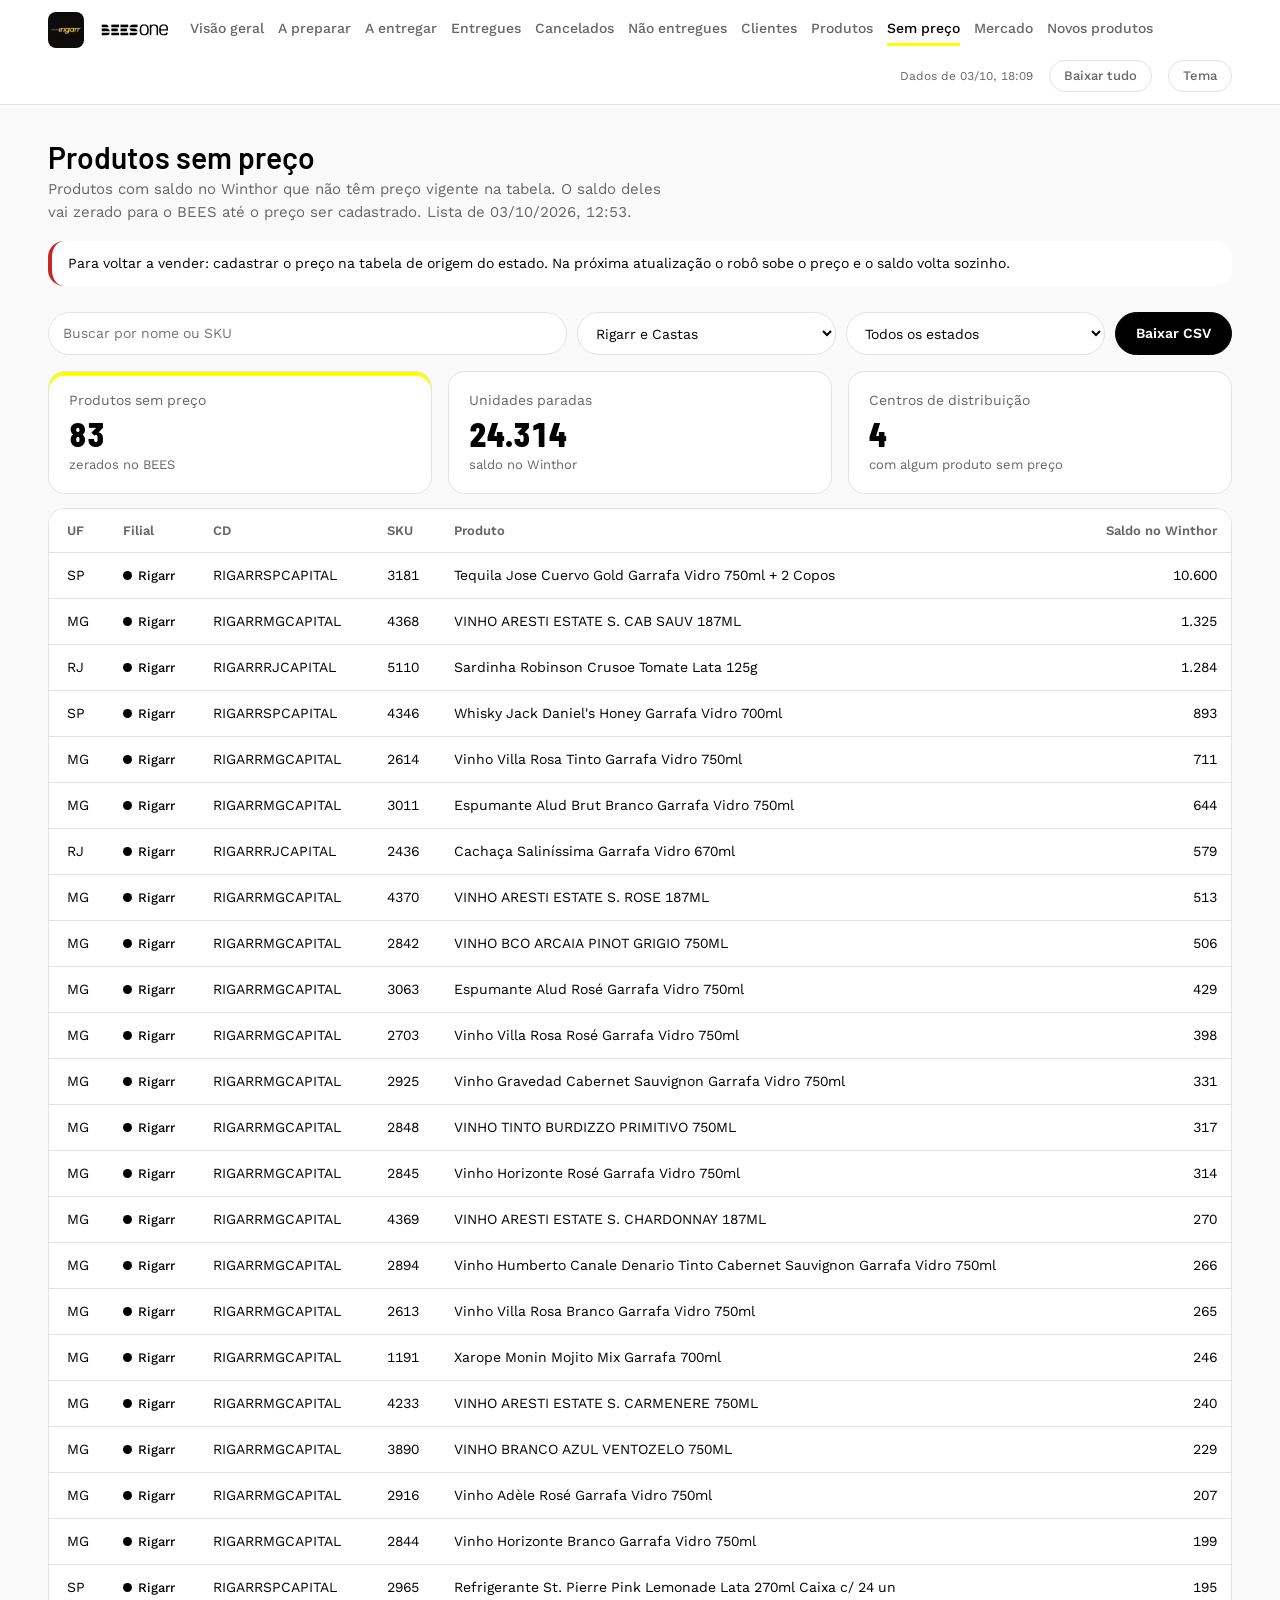
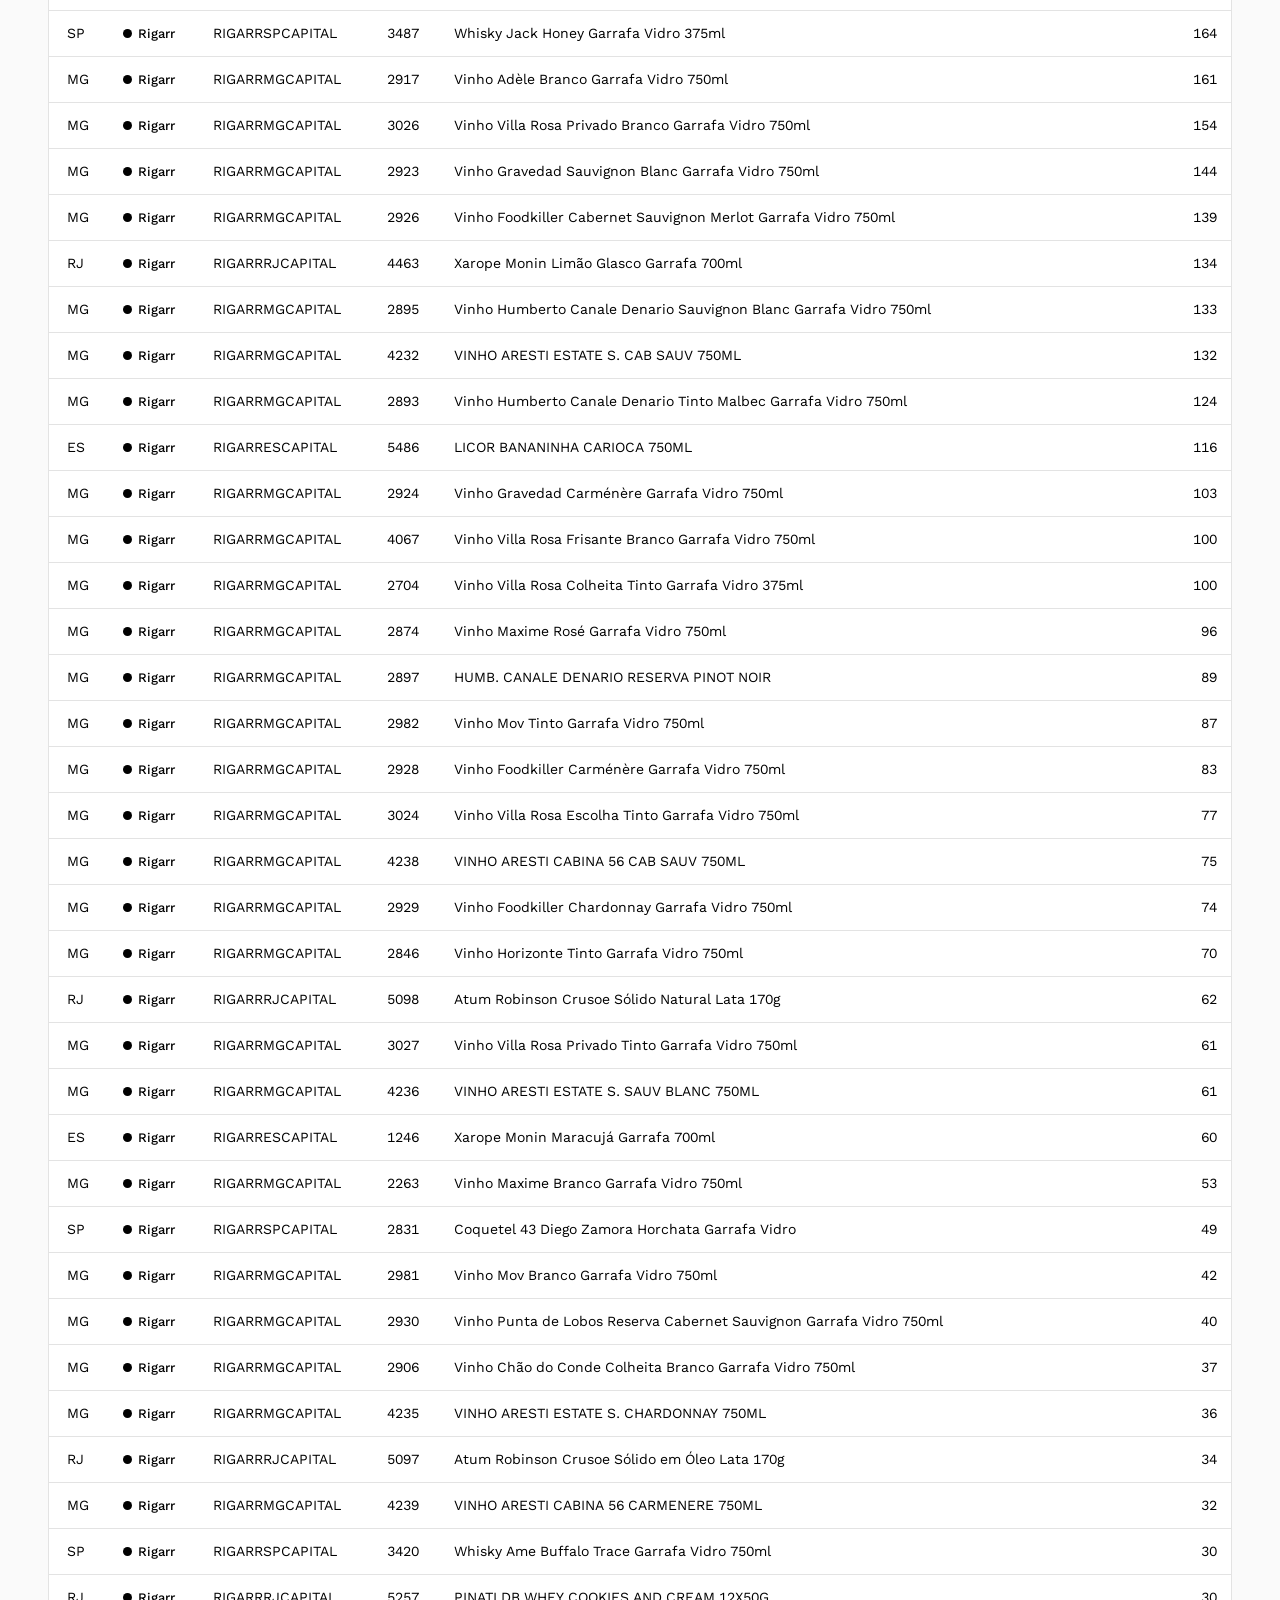
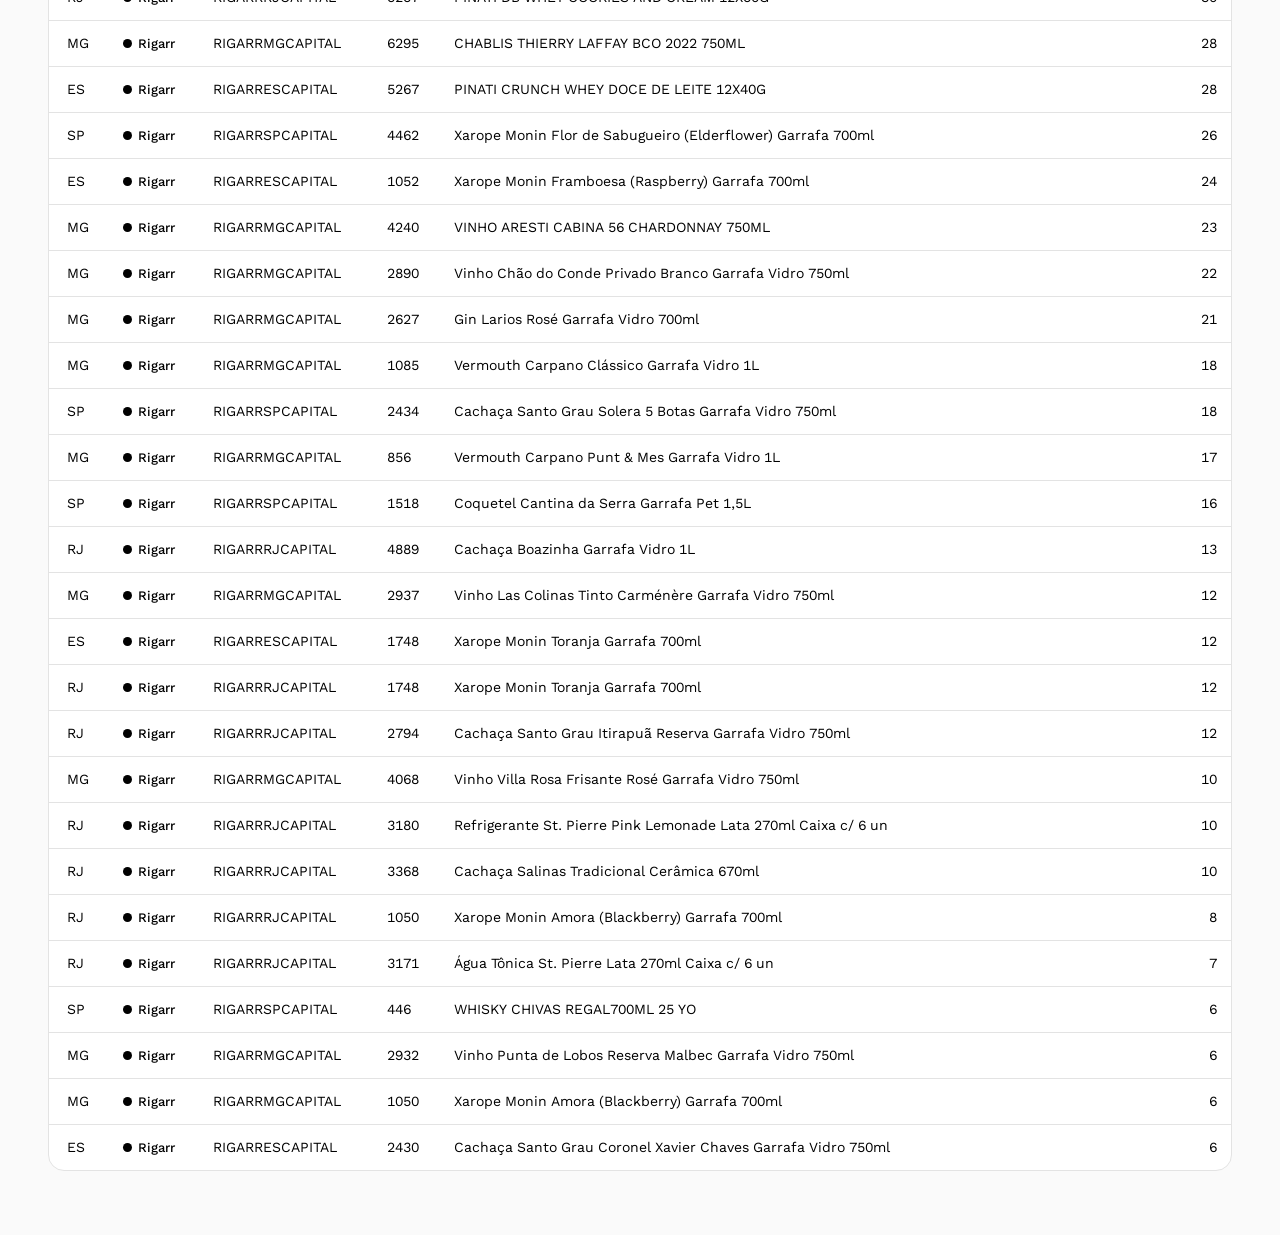
<file: sem_preco.html>
<!doctype html>
<html lang="pt-BR">
<head>
<meta charset="utf-8">
<meta name="viewport" content="width=device-width, initial-scale=1">
<meta name="robots" content="noindex, nofollow">
<title>Sem preço</title>
<link rel="preconnect" href="https://fonts.googleapis.com">
<link href="https://fonts.googleapis.com/css2?family=Barlow:wght@500;600;700&family=Barlow+Condensed:wght@600;800;900&family=Work+Sans:wght@400;500;600&display=swap" rel="stylesheet">
<!-- ?v= evita que o navegador mostre dados antigos do cache -->
<script>document.write('<link rel="stylesheet" href="estilo.css?v=' + Date.now() + '">')</script>
<script>document.write('<script src="dados.js?v=' + Date.now() + '"><\/script>')</script>
<script>document.write('<script src="comum.js?v=' + Date.now() + '"><\/script>')</script>
<style>
  .filtros-sp { display: grid; grid-template-columns: 2fr 1fr 1fr auto; gap: 10px; margin-top: 26px; }
  @media (max-width: 800px) { .filtros-sp { grid-template-columns: 1fr 1fr; } }
  .filtros-sp input, .filtros-sp select {
    width: 100%; padding: 10px 14px; border: 1px solid var(--linha); border-radius: 999px;
    background: var(--superficie); color: var(--tinta); font: inherit; font-size: 14px;
  }
  .aviso { margin-top: 18px; padding: 12px 16px; border-left: 4px solid var(--alerta); background: var(--superficie);
    border-radius: var(--raio); font-size: 14px; }
  #t-sem-preco td.sku { font-variant-numeric: tabular-nums; white-space: nowrap; }
</style>
</head>
<body>
<main>
  <h1>Produtos sem preço</h1>
  <p class="sub" id="sub">Produtos com saldo no Winthor que não têm preço vigente na tabela. O saldo deles vai zerado para o BEES até o preço ser cadastrado.</p>
  <p class="aviso">Para voltar a vender: cadastrar o preço na tabela de origem do estado. Na próxima atualização o robô sobe o preço e o saldo volta sozinho.</p>

  <div class="filtros-sp">
    <input id="f-busca" type="search" placeholder="Buscar por nome ou SKU">
    <select id="f-filial"><option value="">Rigarr e Castas</option><option>Rigarr</option><option>Castas</option></select>
    <select id="f-uf"><option value="">Todos os estados</option></select>
    <button class="botao" id="b-csv">Baixar CSV</button>
  </div>

  <div class="grade g-kpi" id="kpis"></div>
  <div class="tabela-wrap" style="margin-top:14px"><table id="t-sem-preco"></table></div>
</main>

<script>
montarTopo("sem_preco");

const SP = D.sem_preco || { itens: [] };
const itens = SP.itens || [];
if (SP.atualizado_em)
  $("#sub").textContent += ` Lista de ${new Date(SP.atualizado_em).toLocaleString("pt-BR", { dateStyle: "short", timeStyle: "short" })}.`;

const ufs = [...new Set(itens.map((p) => p.uf).filter(Boolean))].sort();
$("#f-uf").insertAdjacentHTML("beforeend", ufs.map((u) => `<option>${esc(u)}</option>`).join(""));

function filtrar() {
  const b = $("#f-busca").value.trim().toUpperCase();
  const filial = $("#f-filial").value, uf = $("#f-uf").value;
  return itens.filter((p) =>
    (!filial || p.filial === filial) && (!uf || p.uf === uf) &&
    (!b || (p.nome + " " + p.sku).toUpperCase().includes(b)));
}

function render() {
  const lista = filtrar();
  $("#kpis").innerHTML = [
    kpi("Produtos sem preço", int(lista.length), "zerados no BEES", true),
    kpi("Unidades paradas", int(lista.reduce((s, p) => s + p.estoque, 0)), "saldo no Winthor"),
    kpi("Centros de distribuição", int(new Set(lista.map((p) => p.cd)).size), "com algum produto sem preço"),
  ].join("");
  $("#t-sem-preco").innerHTML = lista.length
    ? `<thead><tr><th>UF</th><th>Filial</th><th>CD</th><th>SKU</th><th>Produto</th><th class="n">Saldo no Winthor</th></tr></thead>
       <tbody>${lista.map((p) => `<tr><td>${esc(p.uf)}</td><td><span class="tag ${p.filial.toLowerCase()}">${p.filial}</span></td>
         <td>${esc(p.cd)}</td><td class="sku">${esc(p.sku)}</td><td>${esc(p.nome) || '<span class="fraco">—</span>'}</td>
         <td class="n">${int(p.estoque)}</td></tr>`).join("")}</tbody>`
    : `<tbody><tr><td class="vazio">Nenhum produto com saldo e sem preço nesses filtros.</td></tr></tbody>`;
}

$("#b-csv").onclick = () => baixarCSV("produtos_sem_preco", ["UF", "Filial", "CD", "SKU", "Produto", "Saldo no Winthor"],
  filtrar().map((p) => [p.uf, p.filial, p.cd, p.sku, p.nome, p.estoque]));
document.querySelectorAll(".filtros-sp input, .filtros-sp select").forEach((el) => el.addEventListener("input", render));
render();
</script>
</body>
</html>
</file>
<file: estilo.css>
/* Painel BEES: visual do BEES One. Fundo cinza claro, blocos brancos arredondados,
   amarelo #FFFF00 e preto; Work Sans no texto, Barlow nos títulos e Barlow Condensed nos números.
   Rigarr em preto, Castas em amarelo escuro. */

:root {
  --papel: #fafafa;
  --superficie: #ffffff;
  --linha: #e3e3e3;
  --tinta: #000000;
  --apagado: #666666;
  --garrafa: #000000;
  --garrafa-claro: #ffff00;
  --ambar: #c9b800;
  --ambar-claro: #fffbb0;
  --alerta: #c62828;
  --alerta-claro: #fbe0e0;
  --faixa: #ffff00;
  --faixa-tinta: #000000;
  --faixa-apagado: rgba(0, 0, 0, .62);

  /* nomes usados pelos gráficos e scripts */
  --text: var(--tinta);
  --text-2: var(--apagado);
  --text-3: var(--apagado);
  --border: var(--linha);
  --accent: var(--garrafa);
  --rigarr: var(--garrafa);
  --castas: var(--ambar);
  --ok: var(--garrafa);
  --warn: var(--ambar);
  --danger: var(--alerta);
  --font: "Work Sans", "Segoe UI", sans-serif;
  --titulo: "Barlow", "Segoe UI", sans-serif;
  --numero: "Barlow Condensed", "Barlow", sans-serif;
  --raio: 16px;

  --largo: 1240px;
  color-scheme: light;
}

@media (prefers-color-scheme: dark) {
  :root:not([data-theme="light"]) {
    --papel: #121212;
    --superficie: #1e1e1e;
    --linha: #333333;
    --tinta: #f5f5f5;
    --apagado: #a6a6a6;
    --garrafa: #ffff00;
    --garrafa-claro: #3a3a10;
    --ambar: #bdbdbd;
    --ambar-claro: #2e2e2a;
    --alerta: #ff6f61;
    --alerta-claro: #3d2220;
    --faixa: #ffff00;
    --faixa-tinta: #000000;
    --faixa-apagado: rgba(0, 0, 0, .62);
    color-scheme: dark;
  }
}
:root[data-theme="dark"] {
  --papel: #121212;
  --superficie: #1e1e1e;
  --linha: #333333;
  --tinta: #f5f5f5;
  --apagado: #a6a6a6;
  --garrafa: #ffff00;
  --garrafa-claro: #3a3a10;
  --ambar: #bdbdbd;
  --ambar-claro: #2e2e2a;
  --alerta: #ff6f61;
  --alerta-claro: #3d2220;
  --faixa: #ffff00;
  --faixa-tinta: #000000;
  --faixa-apagado: rgba(0, 0, 0, .62);
  color-scheme: dark;
}

* { box-sizing: border-box; margin: 0; padding: 0; }
body {
  background: var(--papel);
  color: var(--tinta);
  font: 400 15px/1.5 var(--font);
  font-variant-numeric: tabular-nums;
  -webkit-font-smoothing: antialiased;
}
a { color: var(--garrafa); text-underline-offset: 3px; }
:focus-visible { outline: 2px solid var(--garrafa); outline-offset: 2px; }
@media (prefers-reduced-motion: reduce) { * { transition: none !important; animation: none !important; } }

/* --- Topo ---------------------------------------------------------------- */
.topo { background: var(--superficie); box-shadow: 0 1px 0 var(--linha); position: sticky; top: 0; z-index: 10; }
.topo-in {
  max-width: var(--largo); margin: 0 auto; padding: 12px 28px;
  display: flex; align-items: center; gap: 12px 16px; flex-wrap: wrap;
}
.marca { display: flex; align-items: center; gap: 12px; color: var(--tinta); text-decoration: none; align-self: center; }
.logo-rigarr { width: 36px; height: 36px; border-radius: 8px; display: block; }
.logo-bees { height: 22px; width: auto; display: block; }
.marca span { font-weight: 500; color: var(--apagado); font-size: 14px; padding-left: 12px; border-left: 1px solid var(--linha); }
/* A logo do BEES é preta: no tema escuro fica branca */
:root[data-theme="dark"] .logo-bees { filter: invert(1); }
@media (prefers-color-scheme: dark) { :root:not([data-theme="light"]) .logo-bees { filter: invert(1); } }
/* Com sete páginas no menu não sobra espaço para o nome ao lado das logos */
.marca span { display: none; }
.nav { display: flex; flex-wrap: wrap; gap: 4px 14px; font-size: 14px; }
.nav a { color: var(--apagado); text-decoration: none; font-weight: 500; padding: 4px 0; border-bottom: 2px solid transparent; }
.nav a:hover { color: var(--tinta); }
.nav a.ativo { color: var(--tinta); border-bottom: 3px solid var(--faixa); }
.gerado { margin-left: auto; color: var(--apagado); font-size: 12px; }
.tema {
  background: none; border: 1px solid var(--linha); color: var(--apagado); font: inherit; font-size: 13px;
  border-radius: 999px; padding: 5px 14px; cursor: pointer; font-weight: 500;
}
.tema:hover { color: var(--tinta); border-color: var(--apagado); }

main { max-width: var(--largo); margin: 0 auto; padding: 36px 28px 64px; }

/* --- Abertura ------------------------------------------------------------ */
h1 { font-family: var(--titulo); font-size: 30px; font-weight: 600; line-height: 1.15; }
.dia { font-size: 15px; font-weight: 500; color: var(--apagado); }
.sub { color: var(--apagado); margin-top: 4px; max-width: 70ch; }
.frase {
  font-family: var(--titulo); font-size: clamp(26px, 3.4vw, 40px); line-height: 1.15; font-weight: 600;
  max-width: 26ch; margin-top: 6px;
}
.frase b { font-family: var(--numero); font-weight: 900; font-size: 1.12em; }

/* Faixa do fluxo do pedido: o único elemento de destaque da página */
.fluxo {
  margin-top: 28px; padding: 24px 28px 22px; background: var(--faixa); color: var(--faixa-tinta); border-radius: var(--raio);
  display: grid; grid-template-columns: repeat(4, 1fr); gap: 0;
}
.fluxo a { color: inherit; text-decoration: none; display: block; padding: 0 20px 0 18px; border-left: 1px solid rgba(0,0,0,.22); }
.fluxo a:first-child { border-left: 0; padding-left: 0; }
.fluxo a:hover .etapa-n { text-decoration: underline; text-decoration-thickness: 2px; text-underline-offset: 6px; }
.etapa-nome { font-size: 14px; font-weight: 500; color: var(--faixa-apagado); }
.etapa-n { font-family: var(--numero); font-size: clamp(40px, 5vw, 64px); font-weight: 900; line-height: 1.05; }
.etapa-det { font-size: 13px; color: var(--faixa-apagado); margin-top: 2px; }
@media (max-width: 900px) {
  .fluxo { grid-template-columns: repeat(2, 1fr); row-gap: 18px; }
  .fluxo a, .fluxo a:first-child { border-left: 0; padding-left: 0; }
}

/* --- Seções -------------------------------------------------------------- */
.secao-titulo {
  display: flex; align-items: baseline; gap: 14px; flex-wrap: wrap;
  font-family: var(--titulo); font-size: 24px; font-weight: 600;
  margin: 48px 0 16px;
}
.secao-titulo span { font-family: var(--font); font-size: 14px; font-weight: 400; color: var(--apagado); }
.secao { margin-top: 32px; }
h2 { font-family: var(--titulo); font-size: 18px; font-weight: 600; margin-bottom: 14px; }
h2 small { display: block; font-family: var(--font); color: var(--apagado); font-weight: 400; font-size: 13px; margin-top: 1px; }

.grade { display: grid; gap: 16px; }
.g-kpi { grid-template-columns: repeat(auto-fit, minmax(190px, 1fr)); margin-top: 16px; }
.g-2 { grid-template-columns: 5fr 3fr; }
.g-2i { grid-template-columns: 1fr 1fr; }
.g-3 { grid-template-columns: repeat(3, 1fr); }
@media (max-width: 960px) { .g-2, .g-2i, .g-3 { grid-template-columns: 1fr; } }

/* Blocos brancos arredondados, como no BEES One */
.card { min-width: 0; background: var(--superficie); border: 1px solid var(--linha); border-radius: var(--raio); padding: 22px; }

/* Números de apoio: bloco branco com valor grande */
.kpi { background: var(--superficie); border: 1px solid var(--linha); border-radius: var(--raio); padding: 18px 20px; }
.kpi .rot { font-size: 14px; color: var(--apagado); }
.kpi .val { font-family: var(--numero); font-size: 34px; font-weight: 800; line-height: 1.1; margin-top: 4px; }
.kpi .det { font-size: 13px; color: var(--apagado); margin-top: 3px; }
.kpi .det b { font-weight: 600; }
.kpi.destaque { box-shadow: inset 0 4px 0 var(--faixa); }
.sobe { color: var(--garrafa); }
.desce { color: var(--alerta); }

.grafico { position: relative; height: 280px; }
.grafico.alto { height: 340px; }

/* --- Listas de barras ---------------------------------------------------- */
.barras { display: flex; flex-direction: column; gap: 11px; }
.barra .linha { display: flex; justify-content: space-between; gap: 14px; font-size: 14px; }
.barra .nome { overflow: hidden; text-overflow: ellipsis; white-space: nowrap; }
.barra .num { color: var(--apagado); white-space: nowrap; }
.barra .trilho { height: 6px; background: var(--linha); margin-top: 5px; border-radius: 999px; overflow: hidden; }
.barra .trilho span { display: block; height: 100%; background: var(--garrafa); border-radius: 999px; }

/* --- Tabelas ------------------------------------------------------------- */
.tabela-wrap { overflow-x: auto; background: var(--superficie); border: 1px solid var(--linha); border-radius: var(--raio); }
.card .tabela-wrap { border-radius: 10px; }
table { width: 100%; border-collapse: collapse; font-size: 14px; }
th {
  text-align: left; font-weight: 600; color: var(--apagado); font-size: 13px;
  padding: 12px 14px; border-bottom: 1px solid var(--linha); background: var(--superficie);
  white-space: nowrap; position: sticky; top: 0; cursor: pointer; user-select: none;
}
th:first-child, td:first-child { padding-left: 18px; }
th.n, td.n { text-align: right; }
td { padding: 12px 14px; border-bottom: 1px solid var(--linha); vertical-align: top; }
tbody tr:last-child td { border-bottom: 0; }
tbody tr.clicavel { cursor: pointer; }
tbody tr.clicavel:hover { background: var(--papel); }
tbody tr.aberto { background: var(--papel); }
tbody tr.aberto td:first-child { box-shadow: inset 4px 0 0 var(--faixa); }
.mono { font-weight: 500; }
.fraco { color: var(--apagado); }

/* Status: quadradinho de cor + texto, sem pílula */
.tag { display: inline-flex; align-items: center; gap: 6px; font-size: 13px; font-weight: 500; white-space: nowrap; color: var(--tinta); }
.tag::before { content: ""; width: 9px; height: 9px; border-radius: 50%; background: var(--apagado); flex: none; }
.tag.rigarr::before, .tag.ok::before { background: var(--garrafa); }
.tag.castas::before, .tag.amanha::before { background: var(--ambar); }
.tag.hoje, .tag.cpf { color: var(--alerta); }
.tag.hoje::before, .tag.cpf::before { background: var(--alerta); }
.tag.azul::before { background: transparent; border: 2px solid var(--garrafa); width: 5px; height: 5px; }

/* --- Detalhe do pedido --------------------------------------------------- */
.detalhe td { background: var(--papel); padding: 18px 20px 22px; }
.detalhe:hover td { background: var(--papel); }
.det-grade { display: grid; grid-template-columns: repeat(3, 1fr); gap: 20px 28px; margin-bottom: 16px; }
@media (max-width: 800px) { .det-grade, .det-grade[style] { grid-template-columns: 1fr !important; } }
.det-grade dt { font-size: 12px; color: var(--apagado); }
.det-grade dd { margin-bottom: 10px; word-break: break-word; }
.itens { background: var(--superficie); border: 1px solid var(--linha); border-radius: 10px; border-collapse: separate; overflow: hidden; }
.itens th { position: static; background: none; cursor: default; }

/* --- Filtros ------------------------------------------------------------- */
.filtros { display: grid; grid-template-columns: 2fr repeat(4, 1fr) auto; gap: 10px; margin-top: 26px; }
@media (max-width: 960px) { .filtros { grid-template-columns: 1fr 1fr; } }
@media (min-width: 961px) { .filtros:has(#b-winthor) { grid-template-columns: 2fr repeat(4, 1fr) auto auto; } }
.filtros input, .filtros select, .botao {
  width: 100%; padding: 10px 14px; border: 1px solid var(--linha); border-radius: 999px;
  background: var(--superficie); color: var(--tinta); font: inherit; font-size: 14px;
}
.filtros input:focus, .filtros select:focus { outline: 2px solid var(--garrafa); outline-offset: -1px; }
.botao { cursor: pointer; font-weight: 600; white-space: nowrap; width: auto; background: #000; color: #fff; border-color: #000; padding: 10px 20px; }
.botao:hover { background: var(--faixa); border-color: var(--tinta); color: #000; }

.abas { display: flex; gap: 26px; border-bottom: 1px solid var(--linha); margin: 30px 0 0; font-family: var(--titulo); }
.abas button {
  background: none; border: none; font: inherit; font-weight: 600; color: var(--apagado); padding: 8px 0;
  border-bottom: 2px solid transparent; margin-bottom: -1px; cursor: pointer;
}
.abas button.ativo { color: var(--tinta); border-bottom: 3px solid var(--faixa); }
.abas ~ .tabela-wrap { margin-top: 14px; }
.vazio { padding: 40px 0; color: var(--apagado); }

/* Quadro de próximos passos (página A entregar): cada status é um botão de filtro */
.kpi.acao { cursor: pointer; }
.kpi.acao:hover { border-color: var(--tinta); }
.kpi.acao .rot .tag { font-size: 14px; }

@media (max-width: 640px) {
  .topo-in { padding: 12px 16px; gap: 14px 22px; }
  main { padding: 26px 16px 48px; }
  .fluxo { padding: 20px 18px; }
  .gerado { margin-left: 0; width: 100%; order: 3; }
}

/* --- Filtro de período do dashboard (fica visível ao rolar) ---------------- */
.filtros-periodo {
  position: sticky; top: 61px; z-index: 5; margin: 36px 0 0; padding: 12px 0;
  display: flex; align-items: center; gap: 12px 18px; flex-wrap: wrap; background: var(--papel);
}
.filtros-periodo label { display: flex; align-items: center; gap: 8px; font-weight: 600; font-family: var(--titulo); }
.filtros-periodo select {
  padding: 8px 14px; border: 1px solid var(--linha); border-radius: 999px; background: var(--superficie);
  color: var(--tinta); font: inherit; font-family: var(--font); font-weight: 500; min-width: 96px;
}
.filtros-periodo select:focus { outline: 2px solid var(--tinta); outline-offset: 1px; }
.filtros-periodo p { font-size: 13px; }
.filtros-periodo + .secao-titulo { margin-top: 18px; }
@media (max-width: 640px) { .filtros-periodo { top: 96px; } }

/* Seção Entrega: seis indicadores numa linha só, em cartões compactos */
#kpis-entrega { grid-template-columns: repeat(6, minmax(0, 1fr)); gap: 12px; }
#kpis-entrega .kpi { padding: 14px 14px; }
#kpis-entrega .kpi .rot { font-size: 13px; }
#kpis-entrega .kpi .val { font-size: 28px; }
#kpis-entrega .kpi .det { font-size: 12px; }
@media (max-width: 1100px) { #kpis-entrega { grid-template-columns: repeat(3, minmax(0, 1fr)); } }
@media (max-width: 640px) { #kpis-entrega { grid-template-columns: repeat(2, minmax(0, 1fr)); } }

/* --- Páginas de entregues, cancelados e não entregues ----------------------- */
.filtros.f-hist { grid-template-columns: repeat(5, 1fr) auto; }
.filtros.f-hist input { grid-column: 1 / -1; }
@media (max-width: 1100px) { .filtros.f-hist { grid-template-columns: 1fr 1fr 1fr; } }
@media (max-width: 640px) { .filtros.f-hist { grid-template-columns: 1fr 1fr; } }
.mostrar-mais { display: flex; align-items: center; justify-content: center; gap: 14px; padding: 16px; color: var(--apagado); font-size: 14px; }
.mostrar-mais .botao { padding: 8px 18px; }

/* --- Pedidos do dia (Visão geral, gráfico de faturamento por dia) --------- */
#pedidos-dia:not(:empty) { margin-top: 18px; border-top: 1px solid var(--linha); padding-top: 16px; }
.dia-cab { display: flex; align-items: baseline; gap: 6px 14px; flex-wrap: wrap; margin-bottom: 12px; }
.dia-cab h3 { font-family: var(--titulo); font-size: 18px; font-weight: 600; }
.dia-cab .tema { margin-left: auto; }
</file>
